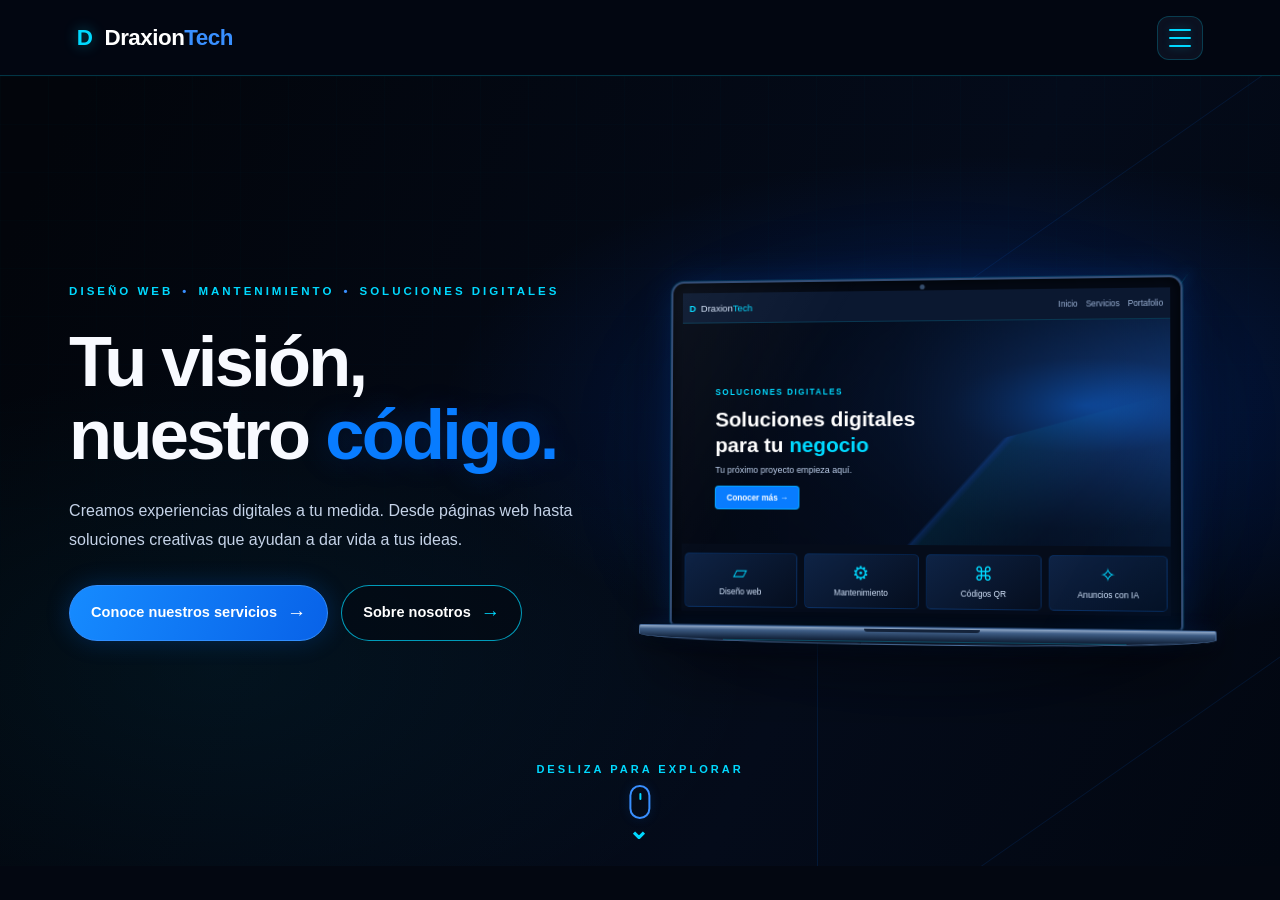
<file: index.html>
<!DOCTYPE html>
<html lang="es">
<head>
    <meta charset="UTF-8">
    <meta name="viewport" content="width=device-width, initial-scale=1.0">
    <meta name="theme-color" content="#030711">
    <meta name="description" content="DraxionTech crea páginas web modernas y soluciones digitales para llevar tus ideas al mundo digital.">
    <title>DraxionTech | Tu visión, nuestro código</title>
    <link rel="stylesheet" href="style.css">
</head>
<body class="pagina-inicio">

    <header class="encabezado">
        <a href="index.html" class="marca" aria-label="DraxionTech, inicio">
            <span class="logo">D</span>
            <span>Draxion<span class="azul">Tech</span></span>
        </a>

        <button
            class="boton-menu-lateral"
            id="abrir-menu"
            type="button"
            aria-label="Abrir menú"
            aria-controls="menu-lateral"
            aria-expanded="false">
            <span></span>
            <span></span>
            <span></span>
        </button>
    </header>

    <div class="menu-fondo" id="menu-fondo" hidden></div>

    <aside
        class="menu-lateral"
        id="menu-lateral"
        aria-label="Menú principal"
        aria-hidden="true"
        inert>

        <div class="menu-lateral-cabecera">
            <a href="index.html" class="marca menu-marca">
                <span class="logo">D</span>
                <span>Draxion<span class="azul">Tech</span></span>
            </a>

            <button
                class="cerrar-menu"
                id="cerrar-menu"
                type="button"
                aria-label="Cerrar menú">
                &times;
            </button>
        </div>

        <p class="menu-titulo">NAVEGACIÓN</p>

        <nav class="menu-enlaces">
            <a href="index.html" class="menu-enlace activo" aria-current="page">
                <span class="menu-icono" aria-hidden="true">⌂</span>
                <span>Inicio</span>
            </a>

            <a href="informacion.html" class="menu-enlace">
                <span class="menu-icono" aria-hidden="true">ⓘ</span>
                <span>Sobre nosotros</span>
            </a>

            <a href="servicios.html" class="menu-enlace">
                <span class="menu-icono" aria-hidden="true">⚙</span>
                <span>Servicios</span>
            </a>

            <a href="proyectos.html" class="menu-enlace">
                <span class="menu-icono" aria-hidden="true">▧</span>
                <span>Proyectos completados</span>
            </a>

            <a href="tienda.html" class="menu-enlace">
                <span class="menu-icono" aria-hidden="true">🛍</span>
                <span>Tienda</span>
            </a>
        </nav>

        <div class="menu-lateral-pie">
            <span class="menu-punto"></span>
            <span>Tu visión, nuestro código.</span>
        </div>
    </aside>

    <main class="inicio-hero">
        <section class="hero-contenido">

            <div class="hero-texto">
                <div class="hero-etiqueta">
                    DISEÑO WEB <span>•</span> MANTENIMIENTO
                    <span>•</span> SOLUCIONES DIGITALES
                </div>

                <h1>
                    Tu visión,<br>
                    nuestro <span class="azul">código.</span>
                </h1>

                <p class="hero-descripcion">
                    Creamos experiencias digitales a tu medida.
                    Desde páginas web hasta soluciones creativas
                    que ayudan a dar vida a tus ideas.
                </p>

                <div class="hero-botones">
                    <a href="servicios.html" class="boton-hero boton-principal">
                        Conoce nuestros servicios
                        <span aria-hidden="true">→</span>
                    </a>

                    <a href="informacion.html" class="boton-hero boton-secundario">
                        Sobre nosotros
                        <span aria-hidden="true">→</span>
                    </a>
                </div>
            </div>

            <div class="hero-visual" aria-label="Vista ilustrativa de una página web en una laptop">
                <div class="hero-resplandor"></div>

                <div class="laptop">
                    <div class="laptop-pantalla">
                        <div class="demo-navegacion">
                            <span class="demo-logo">D</span>
                            <span>Draxion<span class="azul">Tech</span></span>
                            <span class="demo-links">Inicio　Servicios　Portafolio</span>
                        </div>

                        <div class="demo-contenido">
                            <span class="demo-etiqueta">SOLUCIONES DIGITALES</span>
                            <h2>Soluciones digitales<br>para tu <span>negocio</span></h2>
                            <p>Tu próximo proyecto empieza aquí.</p>
                            <span class="demo-accion">Conocer más →</span>
                        </div>

                        <div class="demo-servicios">
                            <div>
                                <span class="demo-icono">▱</span>
                                <span>Diseño web</span>
                            </div>
                            <div>
                                <span class="demo-icono">⚙</span>
                                <span>Mantenimiento</span>
                            </div>
                            <div>
                                <span class="demo-icono">⌘</span>
                                <span>Códigos QR</span>
                            </div>
                            <div>
                                <span class="demo-icono">✧</span>
                                <span>Anuncios con IA</span>
                            </div>
                        </div>
                    </div>

                    <div class="laptop-base"></div>
                </div>

                <div class="hero-linea hero-linea-uno"></div>
                <div class="hero-linea hero-linea-dos"></div>
            </div>

        </section>

        <a href="servicios.html" class="hero-explorar">
            <span>DESLIZA PARA EXPLORAR</span>
            <span class="hero-raton" aria-hidden="true">
                <span></span>
            </span>
            <span class="hero-flecha" aria-hidden="true">⌄</span>
        </a>
    </main>

    <script src="script.js"></script>
</body>
</html>
</file>
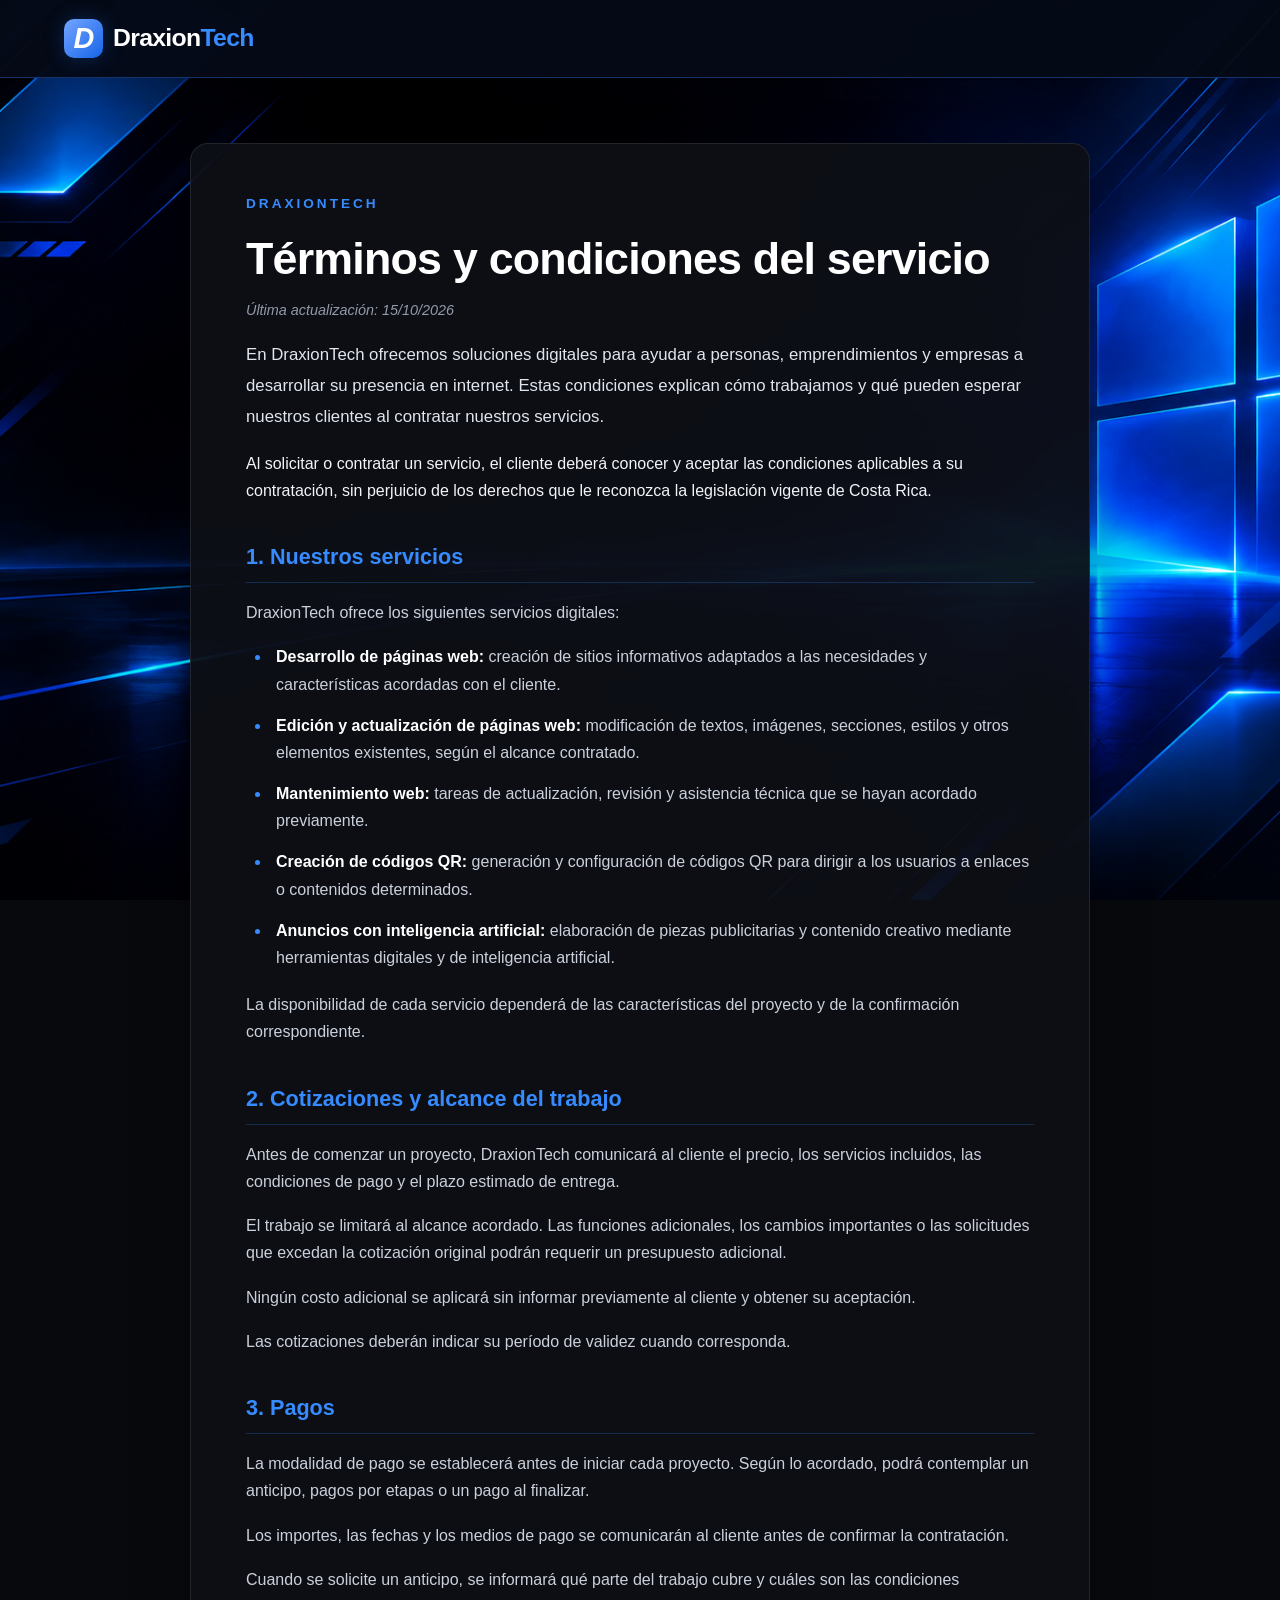
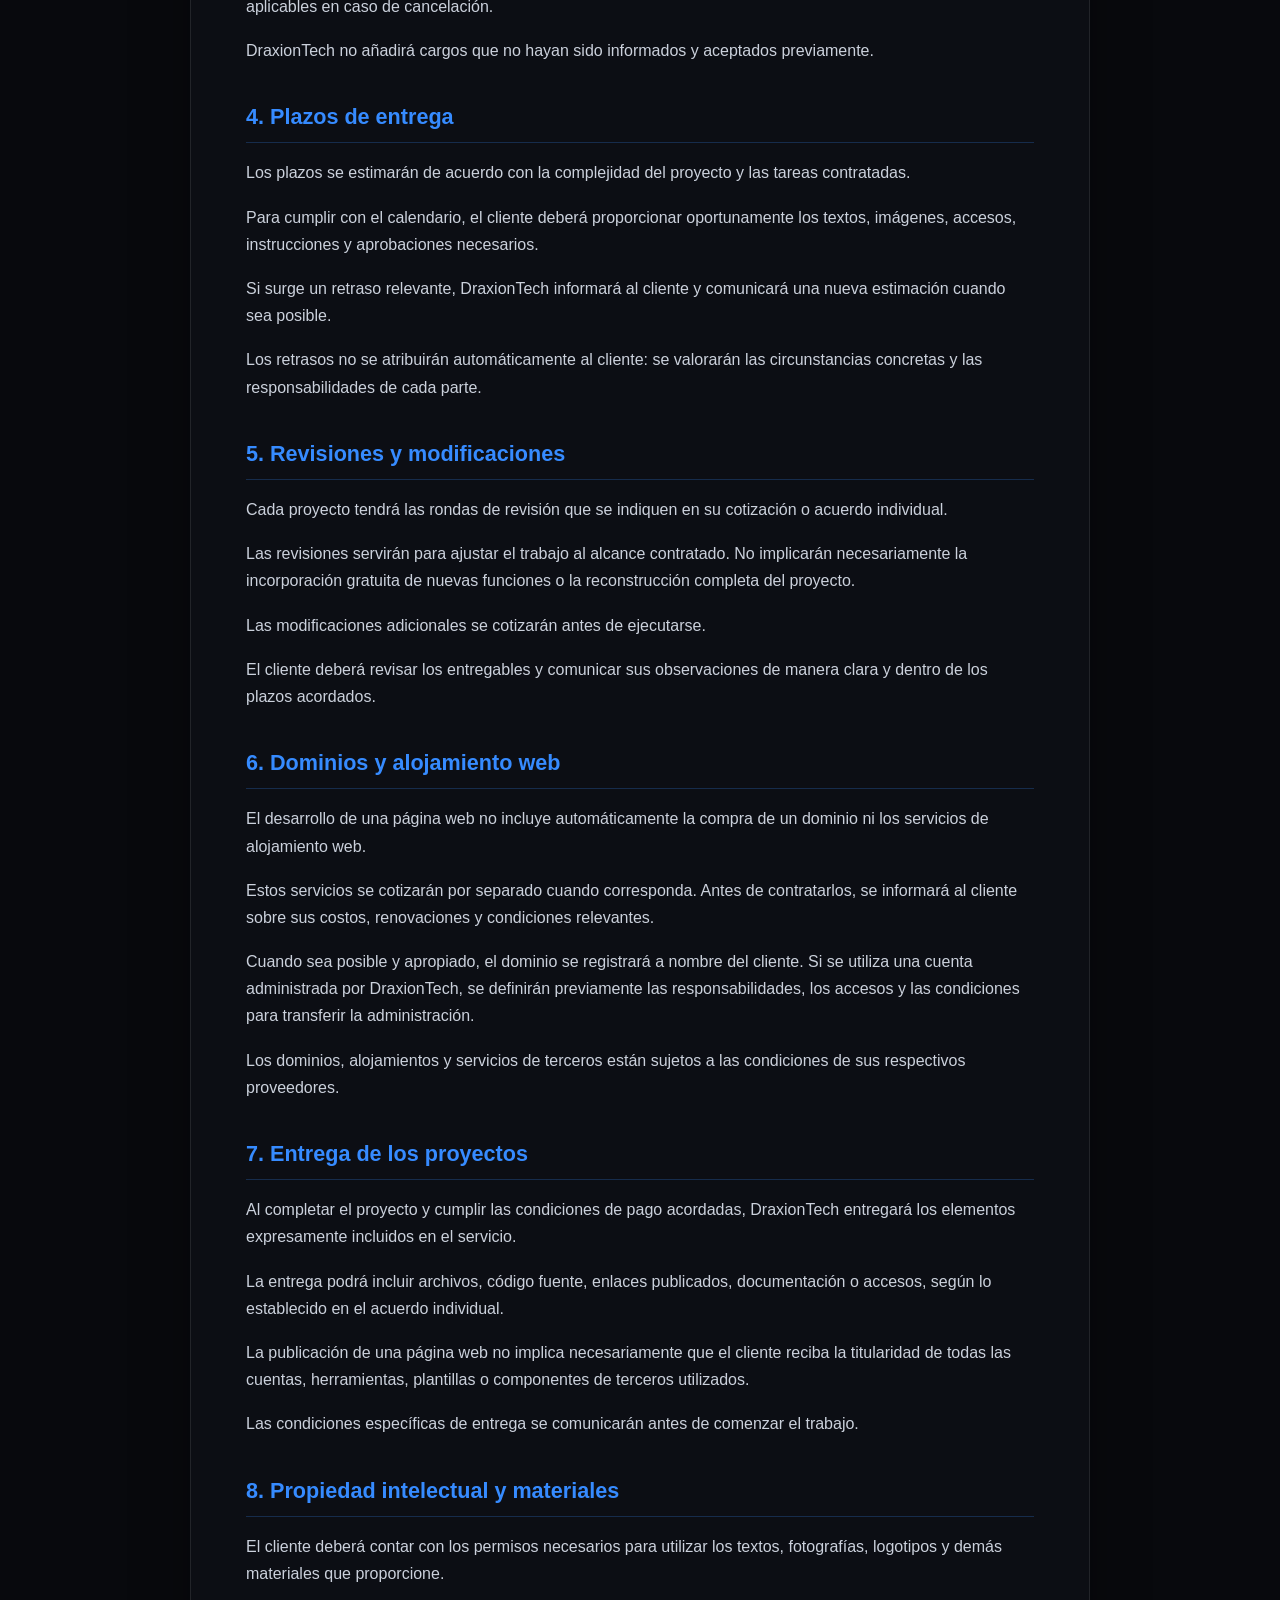
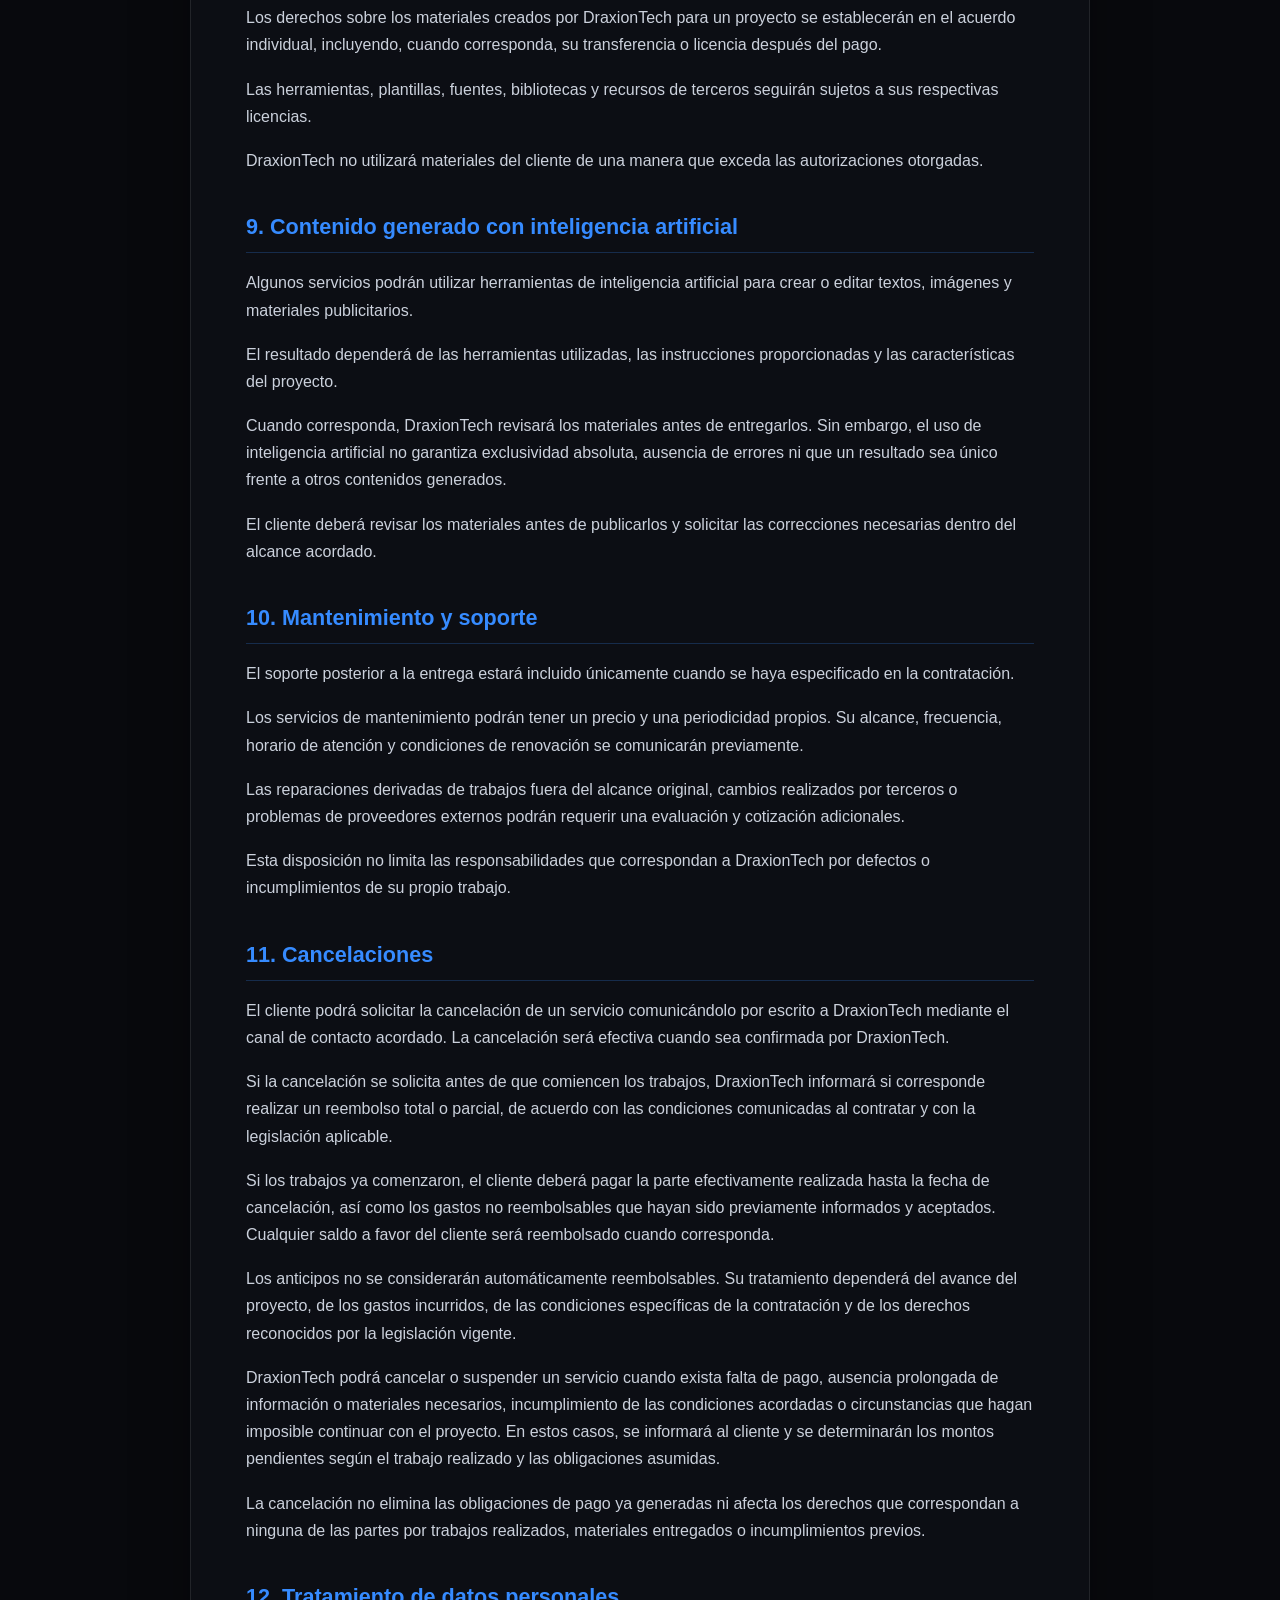
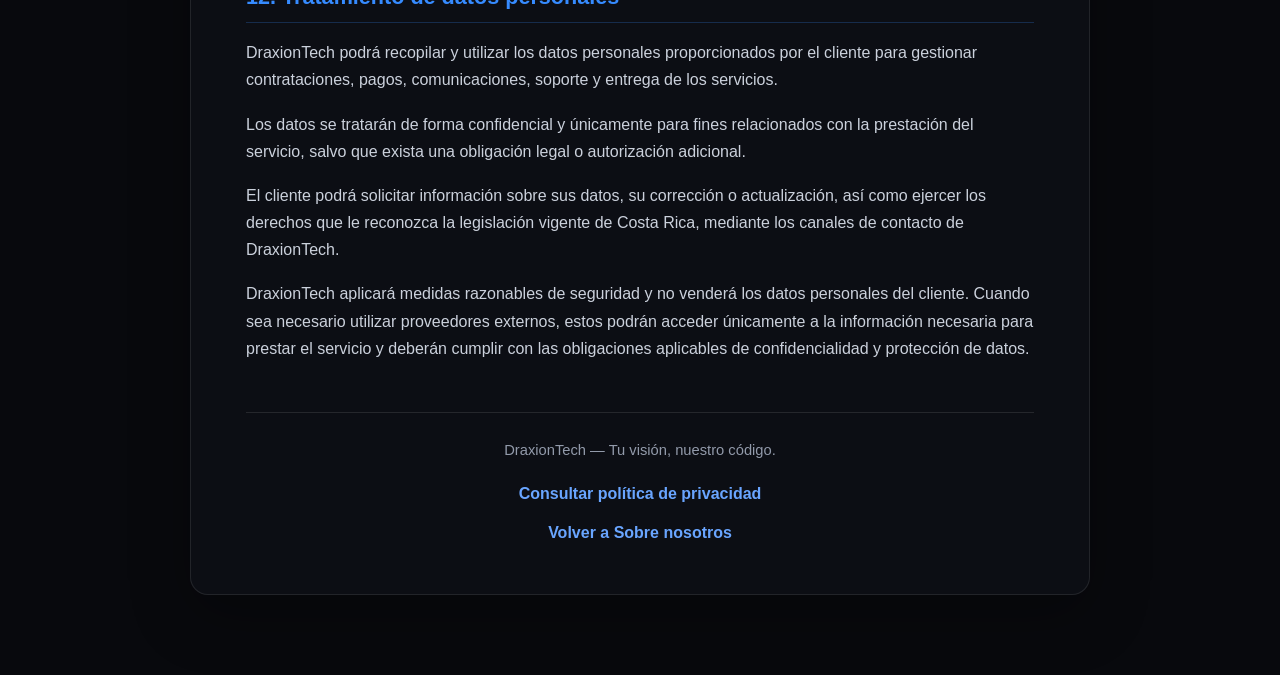
<file: contrato.html>
<!DOCTYPE html>
<html lang="es">
<head>
    <meta charset="UTF-8">
    <meta name="viewport" content="width=device-width, initial-scale=1.0">
    <meta name="description" content="Consulta los términos y condiciones de los servicios digitales de DraxionTech.">
    <title>Términos y condiciones | DraxionTech</title>
    <link rel="stylesheet" href="contrato.css">
</head>
<body>

    <header class="encabezado">
        <a href="index.html" class="marca" aria-label="DraxionTech - Inicio">
            <span class="logo">D</span>
            <span>Draxion<span class="azul">Tech</span></span>
        </a>
        
<nav class="navegacion" aria-label="Navegación principal">
</nav>
    </header>

    <main class="contenedor">
        <article class="documento">

            <p class="etiqueta">DRAXIONTECH</p>

            <h1>Términos y condiciones del servicio</h1>

            <p class="fecha-actualizacion">
                <em>Última actualización: 15/10/2026</em>
            </p>

            <p class="introduccion">
                En DraxionTech ofrecemos soluciones digitales para ayudar a personas,
                emprendimientos y empresas a desarrollar su presencia en internet.
                Estas condiciones explican cómo trabajamos y qué pueden esperar
                nuestros clientes al contratar nuestros servicios.
            </p>

            <p>
                Al solicitar o contratar un servicio, el cliente deberá conocer y
                aceptar las condiciones aplicables a su contratación, sin perjuicio
                de los derechos que le reconozca la legislación vigente de Costa Rica.
            </p>

            <section>
                <h2>1. Nuestros servicios</h2>

                <p>DraxionTech ofrece los siguientes servicios digitales:</p>

                <ul>
                    <li>
                        <strong>Desarrollo de páginas web:</strong>
                        creación de sitios informativos adaptados a las necesidades
                        y características acordadas con el cliente.
                    </li>
                    <li>
                        <strong>Edición y actualización de páginas web:</strong>
                        modificación de textos, imágenes, secciones, estilos y otros
                        elementos existentes, según el alcance contratado.
                    </li>
                    <li>
                        <strong>Mantenimiento web:</strong>
                        tareas de actualización, revisión y asistencia técnica que
                        se hayan acordado previamente.
                    </li>
                    <li>
                        <strong>Creación de códigos QR:</strong>
                        generación y configuración de códigos QR para dirigir a los
                        usuarios a enlaces o contenidos determinados.
                    </li>
                    <li>
                        <strong>Anuncios con inteligencia artificial:</strong>
                        elaboración de piezas publicitarias y contenido creativo
                        mediante herramientas digitales y de inteligencia artificial.
                    </li>
                </ul>

                <p>
                    La disponibilidad de cada servicio dependerá de las características
                    del proyecto y de la confirmación correspondiente.
                </p>
            </section>

            <section>
                <h2>2. Cotizaciones y alcance del trabajo</h2>

                <p>
                    Antes de comenzar un proyecto, DraxionTech comunicará al cliente
                    el precio, los servicios incluidos, las condiciones de pago y el
                    plazo estimado de entrega.
                </p>

                <p>
                    El trabajo se limitará al alcance acordado. Las funciones
                    adicionales, los cambios importantes o las solicitudes que excedan
                    la cotización original podrán requerir un presupuesto adicional.
                </p>

                <p>
                    Ningún costo adicional se aplicará sin informar previamente al
                    cliente y obtener su aceptación.
                </p>

                <p>
                    Las cotizaciones deberán indicar su período de validez cuando
                    corresponda.
                </p>
            </section>

            <section>
                <h2>3. Pagos</h2>

                <p>
                    La modalidad de pago se establecerá antes de iniciar cada proyecto.
                    Según lo acordado, podrá contemplar un anticipo, pagos por etapas
                    o un pago al finalizar.
                </p>

                <p>
                    Los importes, las fechas y los medios de pago se comunicarán al
                    cliente antes de confirmar la contratación.
                </p>

                <p>
                    Cuando se solicite un anticipo, se informará qué parte del trabajo
                    cubre y cuáles son las condiciones aplicables en caso de cancelación.
                </p>

                <p>
                    DraxionTech no añadirá cargos que no hayan sido informados y
                    aceptados previamente.
                </p>
            </section>

            <section>
                <h2>4. Plazos de entrega</h2>

                <p>
                    Los plazos se estimarán de acuerdo con la complejidad del proyecto
                    y las tareas contratadas.
                </p>

                <p>
                    Para cumplir con el calendario, el cliente deberá proporcionar
                    oportunamente los textos, imágenes, accesos, instrucciones y
                    aprobaciones necesarios.
                </p>

                <p>
                    Si surge un retraso relevante, DraxionTech informará al cliente
                    y comunicará una nueva estimación cuando sea posible.
                </p>

                <p>
                    Los retrasos no se atribuirán automáticamente al cliente: se
                    valorarán las circunstancias concretas y las responsabilidades
                    de cada parte.
                </p>
            </section>

            <section>
                <h2>5. Revisiones y modificaciones</h2>

                <p>
                    Cada proyecto tendrá las rondas de revisión que se indiquen en
                    su cotización o acuerdo individual.
                </p>

                <p>
                    Las revisiones servirán para ajustar el trabajo al alcance contratado.
                    No implicarán necesariamente la incorporación gratuita de nuevas
                    funciones o la reconstrucción completa del proyecto.
                </p>

                <p>
                    Las modificaciones adicionales se cotizarán antes de ejecutarse.
                </p>

                <p>
                    El cliente deberá revisar los entregables y comunicar sus
                    observaciones de manera clara y dentro de los plazos acordados.
                </p>
            </section>

            <section>
                <h2>6. Dominios y alojamiento web</h2>

                <p>
                    El desarrollo de una página web no incluye automáticamente la
                    compra de un dominio ni los servicios de alojamiento web.
                </p>

                <p>
                    Estos servicios se cotizarán por separado cuando corresponda.
                    Antes de contratarlos, se informará al cliente sobre sus costos,
                    renovaciones y condiciones relevantes.
                </p>

                <p>
                    Cuando sea posible y apropiado, el dominio se registrará a nombre
                    del cliente. Si se utiliza una cuenta administrada por DraxionTech,
                    se definirán previamente las responsabilidades, los accesos y las
                    condiciones para transferir la administración.
                </p>

                <p>
                    Los dominios, alojamientos y servicios de terceros están sujetos
                    a las condiciones de sus respectivos proveedores.
                </p>
            </section>

            <section>
                <h2>7. Entrega de los proyectos</h2>

                <p>
                    Al completar el proyecto y cumplir las condiciones de pago acordadas,
                    DraxionTech entregará los elementos expresamente incluidos en el
                    servicio.
                </p>

                <p>
                    La entrega podrá incluir archivos, código fuente, enlaces publicados,
                    documentación o accesos, según lo establecido en el acuerdo individual.
                </p>

                <p>
                    La publicación de una página web no implica necesariamente que el
                    cliente reciba la titularidad de todas las cuentas, herramientas,
                    plantillas o componentes de terceros utilizados.
                </p>

                <p>
                    Las condiciones específicas de entrega se comunicarán antes de
                    comenzar el trabajo.
                </p>
            </section>

            <section>
                <h2>8. Propiedad intelectual y materiales</h2>

                <p>
                    El cliente deberá contar con los permisos necesarios para utilizar
                    los textos, fotografías, logotipos y demás materiales que proporcione.
                </p>

                <p>
                    Los derechos sobre los materiales creados por DraxionTech para un
                    proyecto se establecerán en el acuerdo individual, incluyendo,
                    cuando corresponda, su transferencia o licencia después del pago.
                </p>

                <p>
                    Las herramientas, plantillas, fuentes, bibliotecas y recursos de
                    terceros seguirán sujetos a sus respectivas licencias.
                </p>

                <p>
                    DraxionTech no utilizará materiales del cliente de una manera que
                    exceda las autorizaciones otorgadas.
                </p>
            </section>

            <section>
                <h2>9. Contenido generado con inteligencia artificial</h2>

                <p>
                    Algunos servicios podrán utilizar herramientas de inteligencia
                    artificial para crear o editar textos, imágenes y materiales publicitarios.
                </p>

                <p>
                    El resultado dependerá de las herramientas utilizadas, las
                    instrucciones proporcionadas y las características del proyecto.
                </p>

                <p>
                    Cuando corresponda, DraxionTech revisará los materiales antes de
                    entregarlos. Sin embargo, el uso de inteligencia artificial no
                    garantiza exclusividad absoluta, ausencia de errores ni que un
                    resultado sea único frente a otros contenidos generados.
                </p>

                <p>
                    El cliente deberá revisar los materiales antes de publicarlos y
                    solicitar las correcciones necesarias dentro del alcance acordado.
                </p>
            </section>

            <section>
                <h2>10. Mantenimiento y soporte</h2>

                <p>
                    El soporte posterior a la entrega estará incluido únicamente cuando
                    se haya especificado en la contratación.
                </p>

                <p>
                    Los servicios de mantenimiento podrán tener un precio y una
                    periodicidad propios. Su alcance, frecuencia, horario de atención
                    y condiciones de renovación se comunicarán previamente.
                </p>

                <p>
                    Las reparaciones derivadas de trabajos fuera del alcance original,
                    cambios realizados por terceros o problemas de proveedores externos
                    podrán requerir una evaluación y cotización adicionales.
                </p>

                <p>
                    Esta disposición no limita las responsabilidades que correspondan
                    a DraxionTech por defectos o incumplimientos de su propio trabajo.
                </p>
            </section>

            <section>
                <h2>11. Cancelaciones</h2>

                <p>
                    El cliente podrá solicitar la cancelación de un servicio comunicándolo
                    por escrito a DraxionTech mediante el canal de contacto acordado.
                    La cancelación será efectiva cuando sea confirmada por DraxionTech.
                </p>

                <p>
                    Si la cancelación se solicita antes de que comiencen los trabajos,
                    DraxionTech informará si corresponde realizar un reembolso total o
                    parcial, de acuerdo con las condiciones comunicadas al contratar
                    y con la legislación aplicable.
                </p>

                <p>
                    Si los trabajos ya comenzaron, el cliente deberá pagar la parte
                    efectivamente realizada hasta la fecha de cancelación, así como los
                    gastos no reembolsables que hayan sido previamente informados y
                    aceptados. Cualquier saldo a favor del cliente será reembolsado
                    cuando corresponda.
                </p>

                <p>
                    Los anticipos no se considerarán automáticamente reembolsables.
                    Su tratamiento dependerá del avance del proyecto, de los gastos
                    incurridos, de las condiciones específicas de la contratación y
                    de los derechos reconocidos por la legislación vigente.
                </p>

                <p>
                    DraxionTech podrá cancelar o suspender un servicio cuando exista
                    falta de pago, ausencia prolongada de información o materiales
                    necesarios, incumplimiento de las condiciones acordadas o
                    circunstancias que hagan imposible continuar con el proyecto.
                    En estos casos, se informará al cliente y se determinarán los
                    montos pendientes según el trabajo realizado y las obligaciones
                    asumidas.
                </p>

                <p>
                    La cancelación no elimina las obligaciones de pago ya generadas
                    ni afecta los derechos que correspondan a ninguna de las partes
                    por trabajos realizados, materiales entregados o incumplimientos
                    previos.
                </p>
            </section>

            <section>
                <h2>12. Tratamiento de datos personales</h2>

                <p>
                    DraxionTech podrá recopilar y utilizar los datos personales
                    proporcionados por el cliente para gestionar contrataciones,
                    pagos, comunicaciones, soporte y entrega de los servicios.
                </p>

                <p>
                    Los datos se tratarán de forma confidencial y únicamente para
                    fines relacionados con la prestación del servicio, salvo que
                    exista una obligación legal o autorización adicional.
                </p>

                <p>
                    El cliente podrá solicitar información sobre sus datos, su
                    corrección o actualización, así como ejercer los derechos que
                    le reconozca la legislación vigente de Costa Rica, mediante
                    los canales de contacto de DraxionTech.
                </p>

                <p>
                    DraxionTech aplicará medidas razonables de seguridad y no venderá
                    los datos personales del cliente. Cuando sea necesario utilizar
                    proveedores externos, estos podrán acceder únicamente a la
                    información necesaria para prestar el servicio y deberán cumplir
                    con las obligaciones aplicables de confidencialidad y protección
                    de datos.
                </p>
            </section>

            <footer class="pie-documento">
                <p>DraxionTech — Tu visión, nuestro código.</p>
                <a href="politica.html" class="enlace-documento">
                    Consultar política de privacidad
                </a>
                <a href="informacion.html" class="enlace-documento">
                    Volver a Sobre nosotros
                </a>
            </footer>

        </article>
    </main>

</body>
</html>
</file>
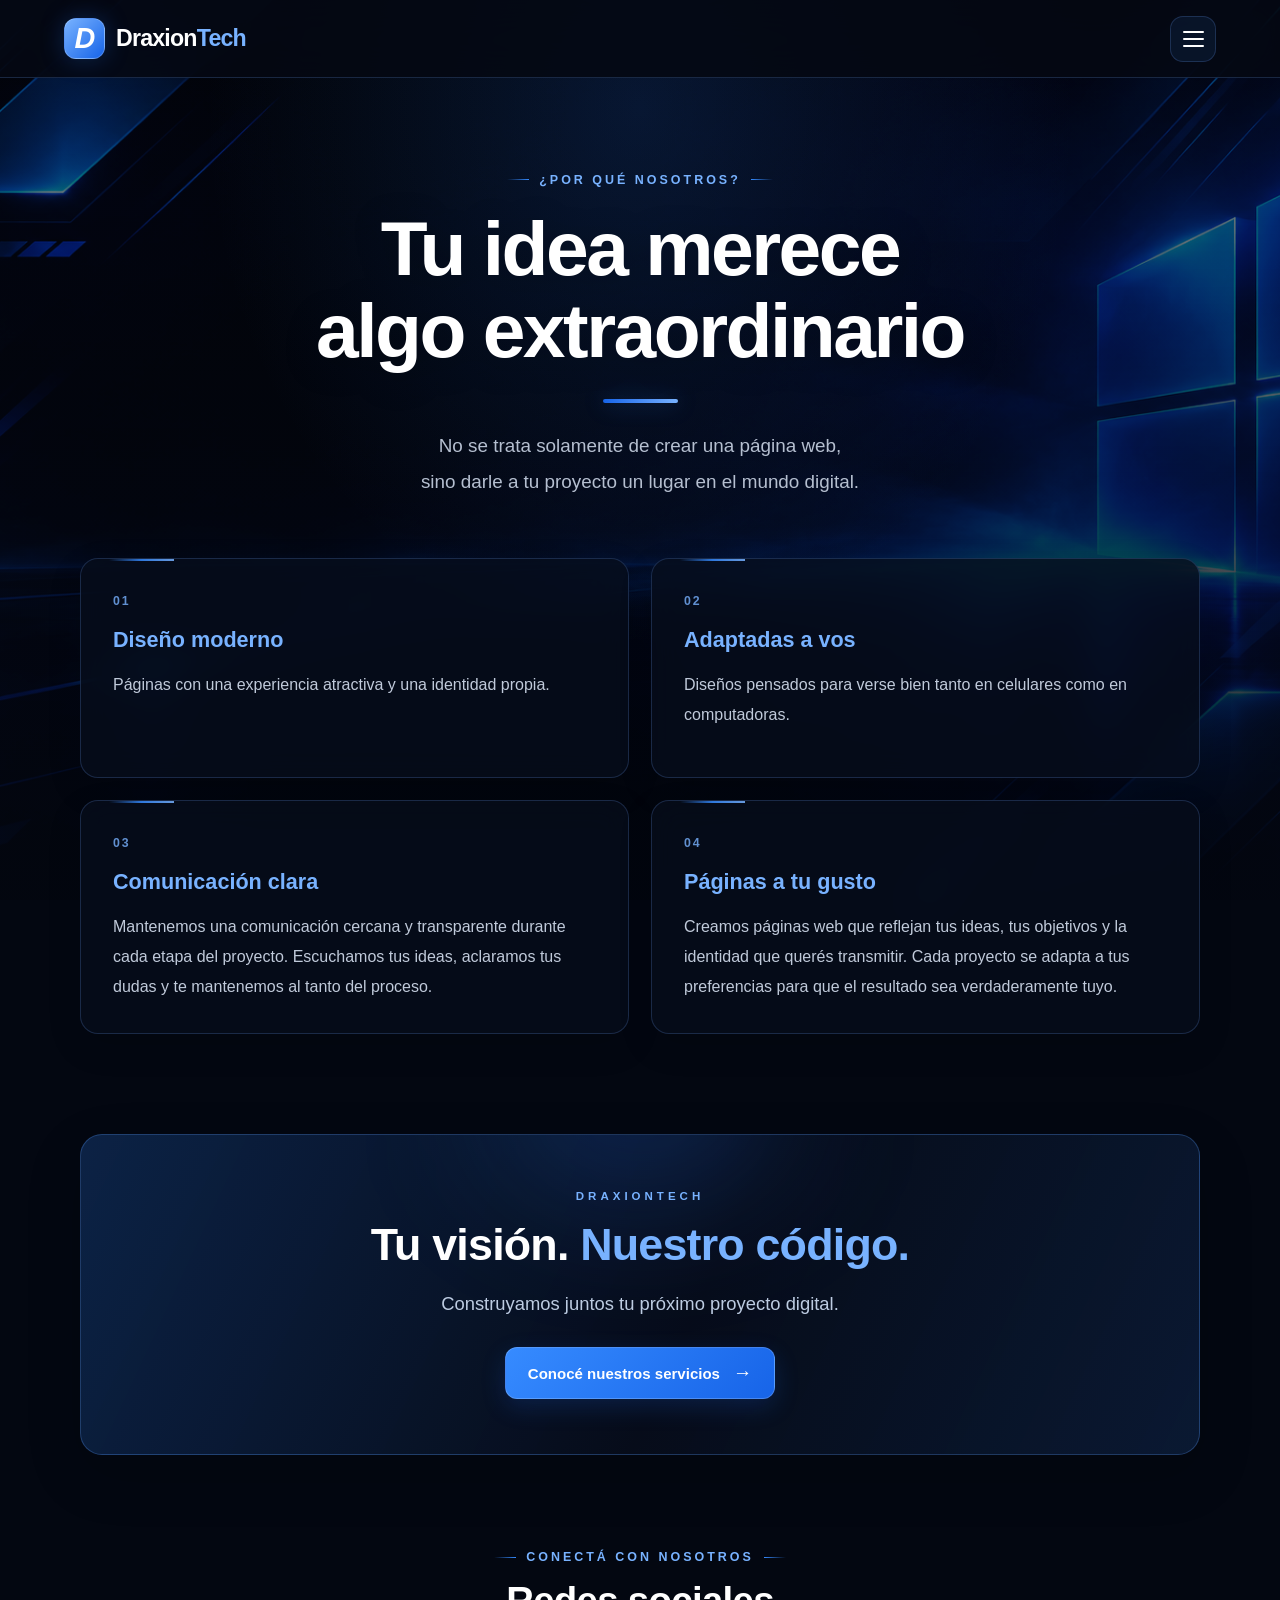
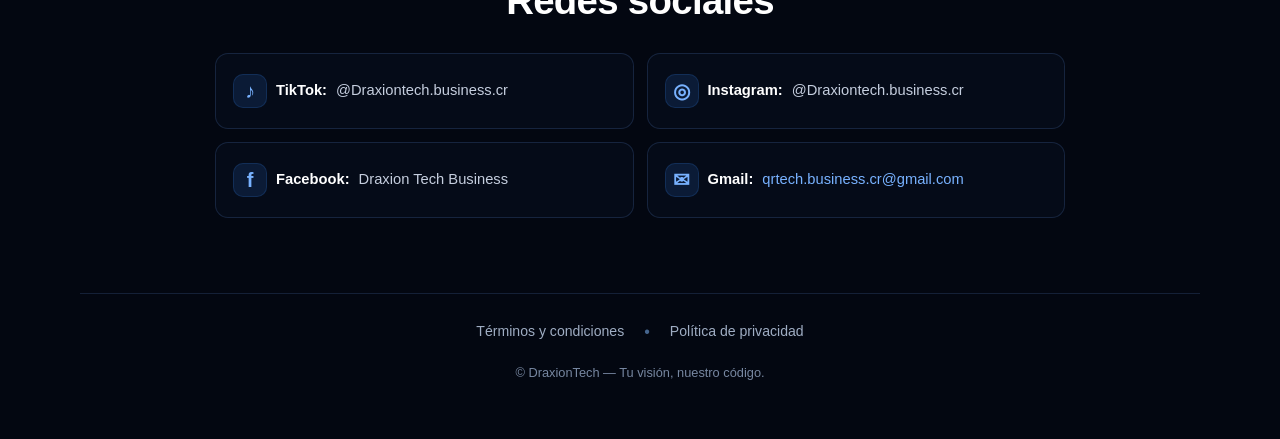
<file: informacion.html>
<!DOCTYPE html>
<html lang="es">
<head>
    <meta charset="UTF-8">
    <meta name="viewport" content="width=device-width, initial-scale=1.0">
    <meta name="theme-color" content="#030711">

    <meta
        name="description"
        content="Conoce DraxionTech: diseño web moderno, personalizado y adaptado a tus ideas."
    >

    <title>Sobre nosotros | DraxionTech</title>

    <link rel="stylesheet" href="informacion.css">
    <script src="informacion.js" defer></script>
</head>

<body>

<header class="encabezado">

    <a href="index.html" class="marca" aria-label="DraxionTech, inicio">
        <span class="logo">D</span>
        <span>Draxion<span class="azul">Tech</span></span>
    </a>

    <button
        class="boton-menu-lateral"
        id="abrir-menu"
        type="button"
        aria-label="Abrir menú"
        aria-controls="menu-lateral"
        aria-expanded="false"
    >
        <span></span>
        <span></span>
        <span></span>
    </button>

</header>

<div class="menu-fondo" id="menu-fondo" hidden></div>

<aside
    class="menu-lateral"
    id="menu-lateral"
    aria-label="Menú principal"
    aria-hidden="true"
    inert
>
    <div class="menu-lateral-cabecera">

        <a href="index.html" class="menu-marca">
            <span class="logo">D</span>
            <span>Draxion<span class="azul">Tech</span></span>
        </a>

        <button
            class="cerrar-menu"
            id="cerrar-menu"
            type="button"
            aria-label="Cerrar menú"
        >
            &times;
        </button>

    </div>

    <p class="menu-titulo">NAVEGACIÓN</p>

    <nav class="menu-enlaces" aria-label="Páginas del sitio">

        <a href="index.html" class="menu-enlace">
            <span class="menu-icono" aria-hidden="true">⌂</span>
            <span>Inicio</span>
        </a>

        <a href="servicios.html" class="menu-enlace">
            <span class="menu-icono" aria-hidden="true">⚙</span>
            <span>Servicios</span>
        </a>

        <a href="proyectos.html" class="menu-enlace">
            <span class="menu-icono" aria-hidden="true">▤</span>
            <span>Proyectos completados</span>
        </a>

        <a
            href="informacion.html"
            class="menu-enlace activo"
            aria-current="page"
        >
            <span class="menu-icono" aria-hidden="true">ⓘ</span>
            <span>Sobre nosotros</span>
        </a>

        <a href="tienda.html" class="menu-enlace">
            <span class="menu-icono" aria-hidden="true">◇</span>
            <span>Tienda</span>
        </a>

    </nav>

    <div class="menu-lateral-pie">
        <span class="menu-punto"></span>
        <span>Tu visión, nuestro código.</span>
    </div>

</aside>

<main class="pagina-informacion">

    <!-- PRESENTACIÓN -->

    <section class="porque">

        <p class="subtitulo-seccion animacion-scroll">
            ¿Por qué nosotros?
        </p>

        <h1 class="titulo-principal animacion-scroll">
            Tu idea merece algo extraordinario
        </h1>

        <p class="descripcion-principal animacion-scroll">
            No se trata solamente de crear una página web, sino darle
            a tu proyecto un lugar en el mundo digital.
        </p>

        <!-- TARJETAS -->

        <div class="tarjetas">

            <article class="tarjeta animacion-scroll">
                <span class="numero-tarjeta">01</span>

                <h2>Diseño moderno</h2>

                <p>
                    Páginas con una experiencia atractiva y una identidad propia.
                </p>
            </article>

            <article class="tarjeta animacion-scroll">
                <span class="numero-tarjeta">02</span>

                <h2>Adaptadas a vos</h2>

                <p>
                    Diseños pensados para verse bien tanto en celulares
                    como en computadoras.
                </p>
            </article>

            <article class="tarjeta animacion-scroll">
                <span class="numero-tarjeta">03</span>

                <h2>Comunicación clara</h2>

                <p>
                    Mantenemos una comunicación cercana y transparente
                    durante cada etapa del proyecto. Escuchamos tus ideas,
                    aclaramos tus dudas y te mantenemos al tanto del proceso.
                </p>
            </article>

            <article class="tarjeta animacion-scroll">
                <span class="numero-tarjeta">04</span>

                <h2>Páginas a tu gusto</h2>

                <p>
                    Creamos páginas web que reflejan tus ideas, tus objetivos
                    y la identidad que querés transmitir. Cada proyecto se
                    adapta a tus preferencias para que el resultado sea
                    verdaderamente tuyo.
                </p>
            </article>

        </div>

    </section>

    <!-- CIERRE -->

    <section class="cierre animacion-scroll">

        <p class="cierre-etiqueta">DRAXIONTECH</p>

        <h2>Tu visión. <span>Nuestro código.</span></h2>

        <p>
            Construyamos juntos tu próximo proyecto digital.
        </p>

        <a href="servicios.html" class="boton-servicios">
            Conocé nuestros servicios
            <span aria-hidden="true">→</span>
        </a>

    </section>

    <!-- REDES SOCIALES -->

    <section class="redes-sociales">

        <p class="subtitulo-seccion animacion-scroll">
            Conectá con nosotros
        </p>

        <h2 class="titulo-redes animacion-scroll">
            Redes sociales
        </h2>

        <div class="lista-redes">

            <p class="animacion-scroll">
                <span class="icono-red" aria-hidden="true">♪</span>
                <strong>TikTok:</strong>
                <span>@Draxiontech.business.cr</span>
            </p>

            <p class="animacion-scroll">
                <span class="icono-red" aria-hidden="true">◎</span>
                <strong>Instagram:</strong>
                <span>@Draxiontech.business.cr</span>
            </p>

            <p class="animacion-scroll">
                <span class="icono-red" aria-hidden="true">f</span>
                <strong>Facebook:</strong>
                <span>Draxion Tech Business</span>
            </p>

            <p class="animacion-scroll">
                <span class="icono-red" aria-hidden="true">✉</span>
                <strong>Gmail:</strong>
                <a href="mailto:qrtech.business.cr@gmail.com">
                    qrtech.business.cr@gmail.com
                </a>
            </p>

        </div>

    </section>

    <!-- INFORMACIÓN LEGAL -->

    <footer class="pie-pagina">

        <a href="contrato.html">
            Términos y condiciones
        </a>

        <span class="separador-pie" aria-hidden="true">•</span>

        <a href="politica.html">
            Política de privacidad
        </a>

        <p>© DraxionTech — Tu visión, nuestro código.</p>

    </footer>

</main>

</body>
</html>
</file>
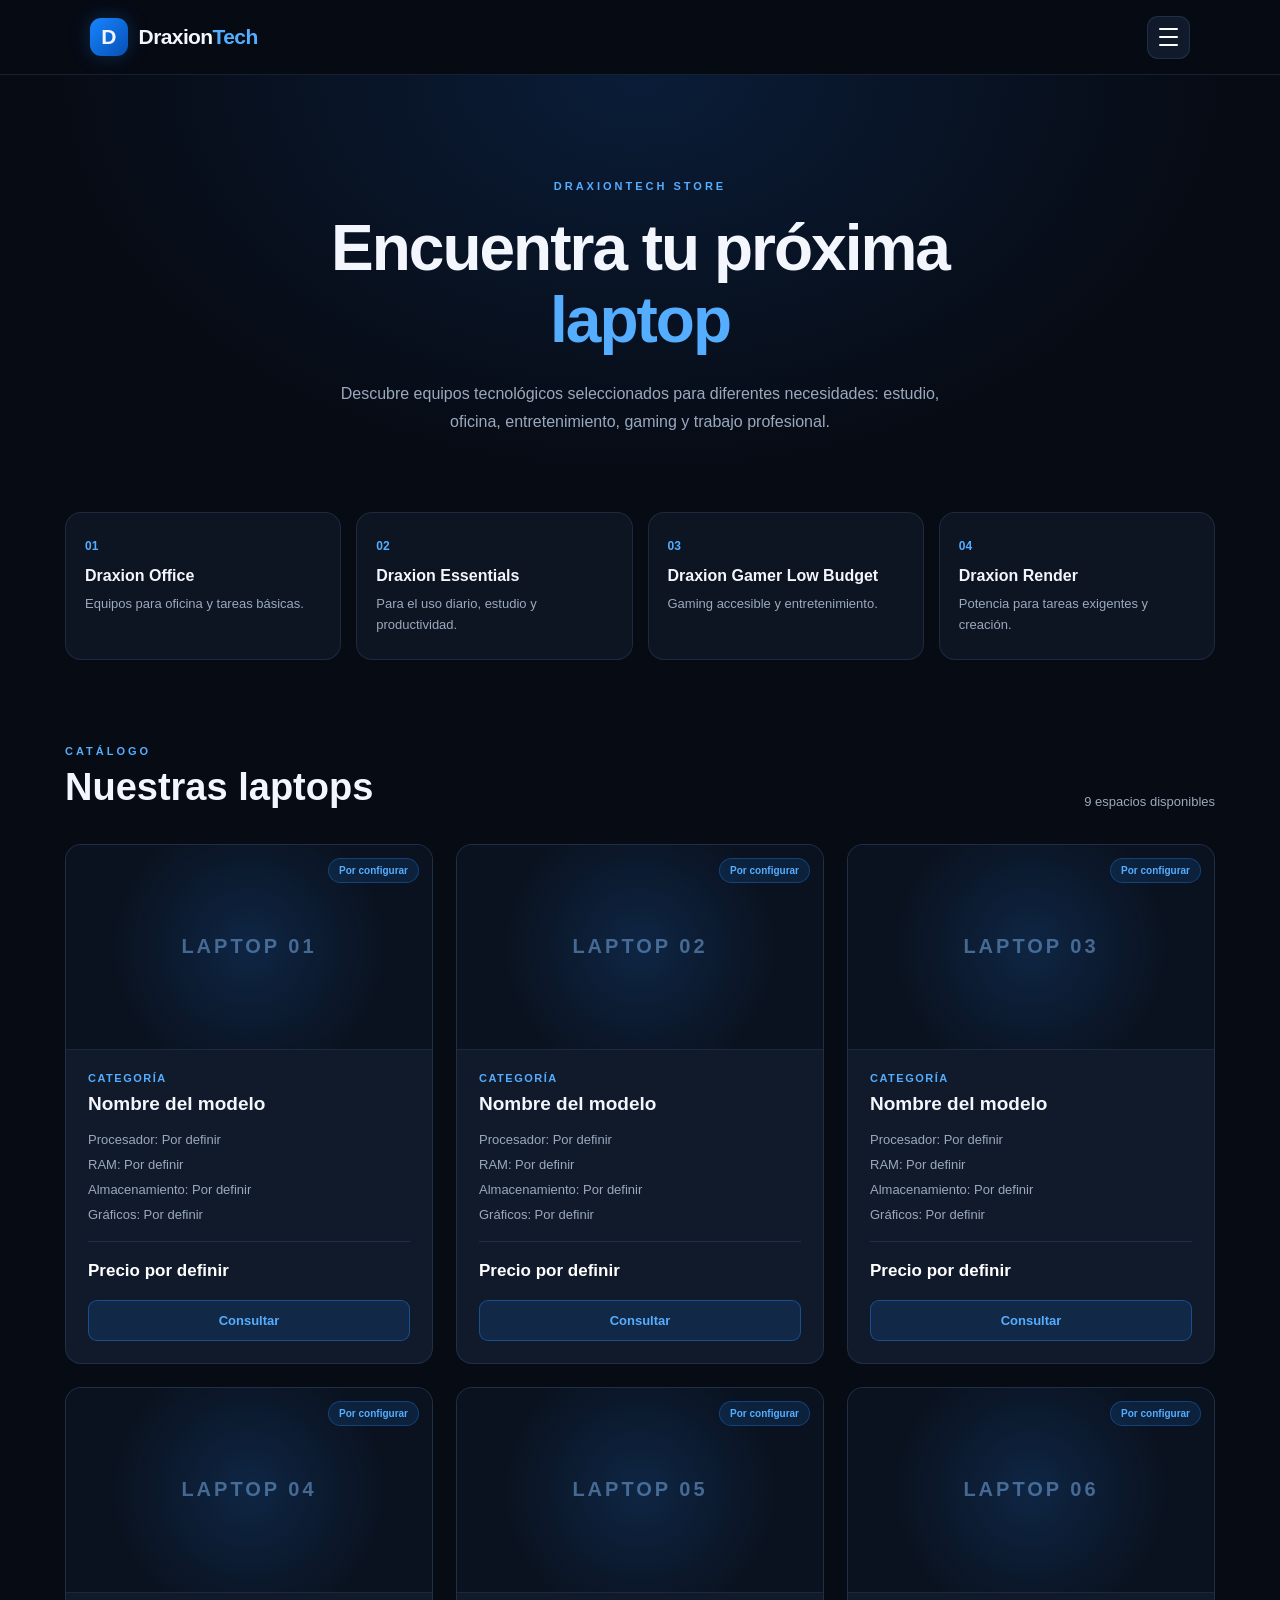
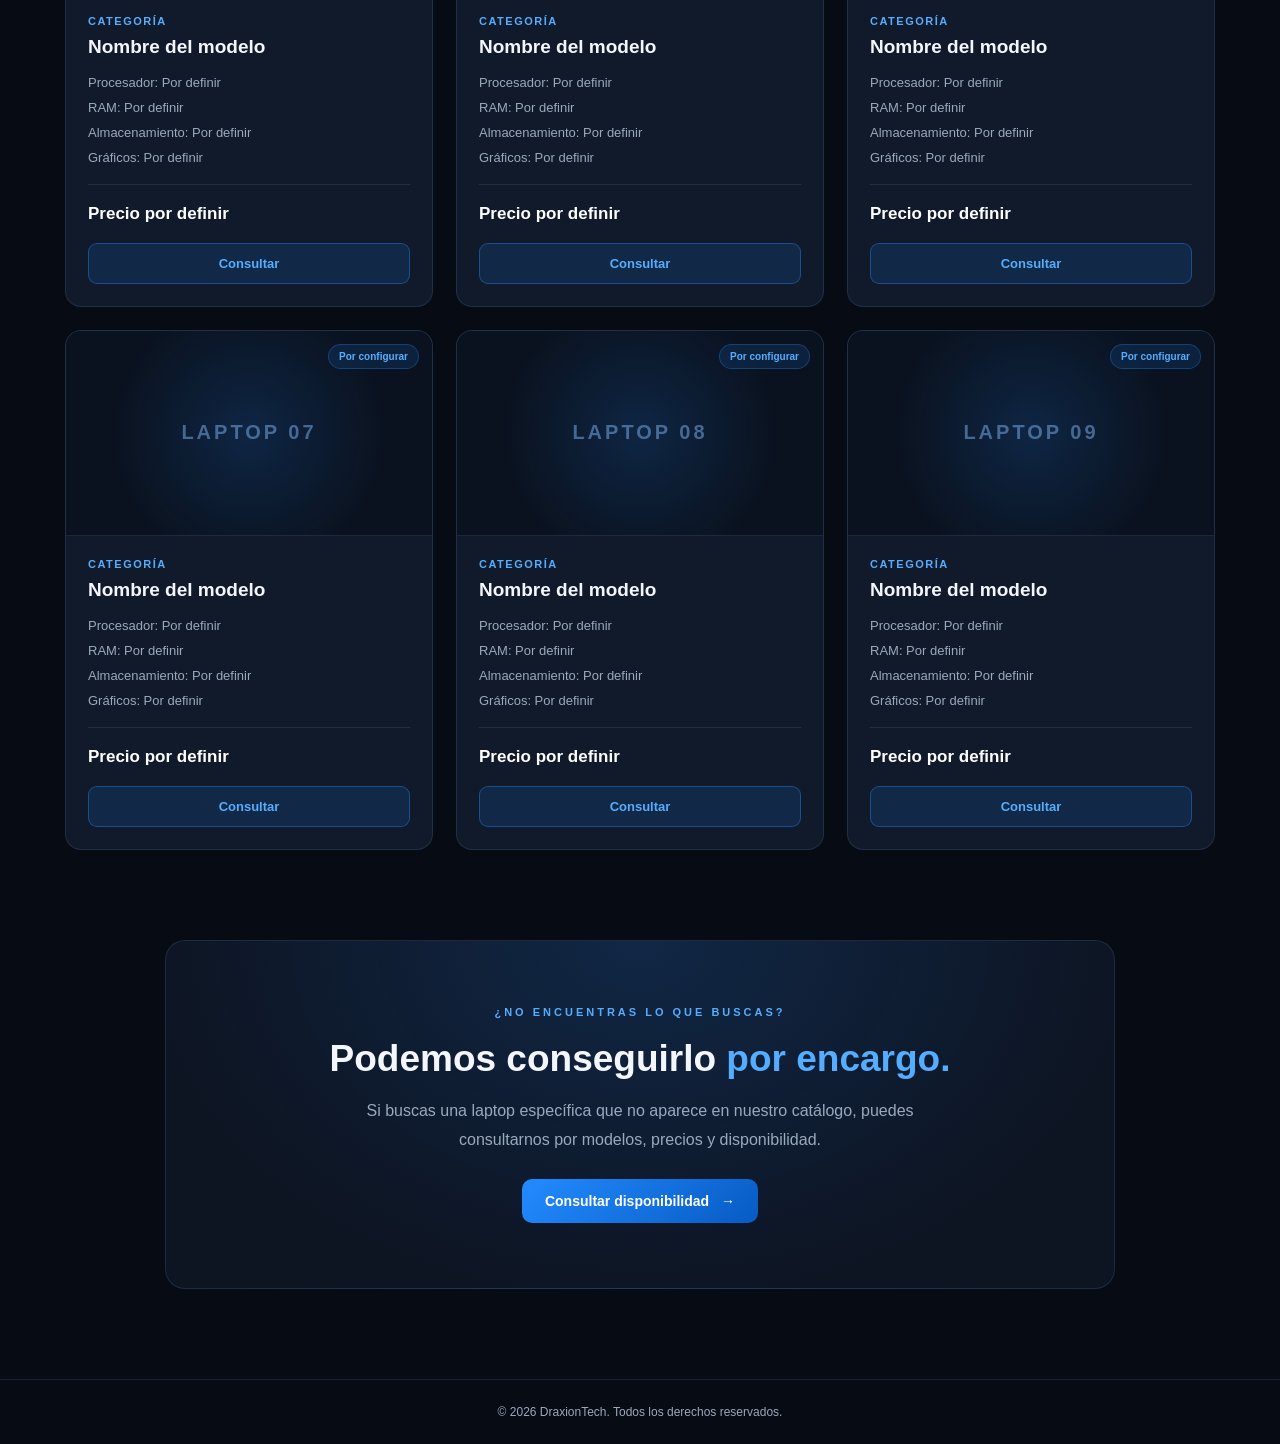
<file: laptops.html>
<!DOCTYPE html>
<html lang="es">
<head>
    <meta charset="UTF-8">
    <meta name="viewport" content="width=device-width, initial-scale=1.0">
    <meta name="theme-color" content="#070b14">
    <meta name="description" content="Descubre las laptops disponibles en DraxionTech. Equipos para oficina, estudio, gaming y trabajo profesional.">

    <title>Laptops | DraxionTech</title>

    <link rel="stylesheet" href="laptops.css">
    <script src="laptops.js" defer></script>
</head>

<body>

<header class="encabezado">
    <a href="index.html" class="marca" aria-label="DraxionTech, inicio">
        <span class="logo">D</span>
        <span>Draxion<span class="azul">Tech</span></span>
    </a>

    <button
        type="button"
        class="boton-menu-lateral"
        id="abrir-menu"
        aria-label="Abrir menú"
        aria-controls="menu-lateral"
        aria-expanded="false"
    >
        <span></span>
        <span></span>
        <span></span>
    </button>
</header>

<div class="menu-fondo" id="menu-fondo" hidden></div>

<aside
    class="menu-lateral"
    id="menu-lateral"
    aria-label="Menú principal"
    aria-hidden="true"
    inert
>
    <div class="menu-lateral-cabecera">
        <a href="index.html" class="menu-marca">
            <span class="logo">D</span>
            <span>Draxion<span class="azul">Tech</span></span>
        </a>

        <button
            type="button"
            class="cerrar-menu"
            id="cerrar-menu"
            aria-label="Cerrar menú"
        >&times;</button>
    </div>

    <p class="menu-titulo">Navegación</p>

    <nav class="menu-enlaces" aria-label="Secciones del sitio">

        <details class="grupo-menu">
            <summary class="menu-enlace">
                <span class="menu-icono">ⓘ</span>
                <span>Información</span>
                <span class="flecha-menu">⌄</span>
            </summary>

            <div class="submenu">
                <a href="informacion.html">Sobre nosotros</a>
                <a href="servicios.html">Servicios</a>
                <a href="proyectos.html">Proyectos completados</a>
            </div>
        </details>

        <details class="grupo-menu" open>
            <summary class="menu-enlace activo">
                <span class="menu-icono">🛍</span>
                <span>Tienda</span>
                <span class="flecha-menu">⌄</span>
            </summary>

            <div class="submenu">
                <a href="tienda.html">Servicios digitales</a>

                <details class="grupo-submenu" open>
                    <summary>Computadoras</summary>
                    <div class="submenu-interno">
                        <a href="laptops.html" class="activo">Laptops</a>
                    </div>
                </details>
            </div>
        </details>

    </nav>

    <div class="menu-lateral-pie">
        <p><span class="menu-punto"></span> Tecnología y servicios digitales</p>
        <p><strong>Tu visión, nuestro código.</strong></p>
    </div>
</aside>

<main>

    <!-- PRESENTACIÓN -->
    <section class="presentacion">
        <p class="etiqueta">DRAXIONTECH STORE</p>

        <h1>
            Encuentra tu próxima
            <span>laptop</span>
        </h1>

        <p class="descripcion">
            Descubre equipos tecnológicos seleccionados para diferentes
            necesidades: estudio, oficina, entretenimiento, gaming
            y trabajo profesional.
        </p>
    </section>

    <!-- CATEGORÍAS -->
    <section class="categorias">
        <div class="categoria">
            <span>01</span>
            <h2>Draxion Office</h2>
            <p>Equipos para oficina y tareas básicas.</p>
        </div>

        <div class="categoria">
            <span>02</span>
            <h2>Draxion Essentials</h2>
            <p>Para el uso diario, estudio y productividad.</p>
        </div>

        <div class="categoria">
            <span>03</span>
            <h2>Draxion Gamer Low Budget</h2>
            <p>Gaming accesible y entretenimiento.</p>
        </div>

        <div class="categoria">
            <span>04</span>
            <h2>Draxion Render</h2>
            <p>Potencia para tareas exigentes y creación.</p>
        </div>
    </section>

    <!-- CATÁLOGO -->
    <section class="catalogo">

        <div class="catalogo-cabecera">
            <div>
                <p class="etiqueta">CATÁLOGO</p>
                <h2>Nuestras laptops</h2>
            </div>

            <p class="contador">9 espacios disponibles</p>
        </div>

        <div class="productos">

            <!-- LAPTOP 1 -->
            <article class="producto">
                <div class="producto-imagen">
                    <span class="imagen-placeholder">LAPTOP 01</span>
                    <span class="estado">Por configurar</span>
                </div>

                <div class="producto-info">
                    <p class="producto-categoria">Categoría</p>
                    <h3>Nombre del modelo</h3>

                    <ul class="especificaciones">
                        <li>Procesador: Por definir</li>
                        <li>RAM: Por definir</li>
                        <li>Almacenamiento: Por definir</li>
                        <li>Gráficos: Por definir</li>
                    </ul>

                    <p class="producto-precio">Precio por definir</p>
                    <a href="tienda.html" class="boton-producto">Consultar</a>
                </div>
            </article>

            <!-- LAPTOP 2 -->
            <article class="producto">
                <div class="producto-imagen">
                    <span class="imagen-placeholder">LAPTOP 02</span>
                    <span class="estado">Por configurar</span>
                </div>

                <div class="producto-info">
                    <p class="producto-categoria">Categoría</p>
                    <h3>Nombre del modelo</h3>

                    <ul class="especificaciones">
                        <li>Procesador: Por definir</li>
                        <li>RAM: Por definir</li>
                        <li>Almacenamiento: Por definir</li>
                        <li>Gráficos: Por definir</li>
                    </ul>

                    <p class="producto-precio">Precio por definir</p>
                    <a href="tienda.html" class="boton-producto">Consultar</a>
                </div>
            </article>

            <!-- LAPTOP 3 -->
            <article class="producto">
                <div class="producto-imagen">
                    <span class="imagen-placeholder">LAPTOP 03</span>
                    <span class="estado">Por configurar</span>
                </div>

                <div class="producto-info">
                    <p class="producto-categoria">Categoría</p>
                    <h3>Nombre del modelo</h3>

                    <ul class="especificaciones">
                        <li>Procesador: Por definir</li>
                        <li>RAM: Por definir</li>
                        <li>Almacenamiento: Por definir</li>
                        <li>Gráficos: Por definir</li>
                    </ul>

                    <p class="producto-precio">Precio por definir</p>
                    <a href="tienda.html" class="boton-producto">Consultar</a>
                </div>
            </article>

            <!-- LAPTOP 4 -->
            <article class="producto">
                <div class="producto-imagen">
                    <span class="imagen-placeholder">LAPTOP 04</span>
                    <span class="estado">Por configurar</span>
                </div>

                <div class="producto-info">
                    <p class="producto-categoria">Categoría</p>
                    <h3>Nombre del modelo</h3>

                    <ul class="especificaciones">
                        <li>Procesador: Por definir</li>
                        <li>RAM: Por definir</li>
                        <li>Almacenamiento: Por definir</li>
                        <li>Gráficos: Por definir</li>
                    </ul>

                    <p class="producto-precio">Precio por definir</p>
                    <a href="tienda.html" class="boton-producto">Consultar</a>
                </div>
            </article>

            <!-- LAPTOP 5 -->
            <article class="producto">
                <div class="producto-imagen">
                    <span class="imagen-placeholder">LAPTOP 05</span>
                    <span class="estado">Por configurar</span>
                </div>

                <div class="producto-info">
                    <p class="producto-categoria">Categoría</p>
                    <h3>Nombre del modelo</h3>

                    <ul class="especificaciones">
                        <li>Procesador: Por definir</li>
                        <li>RAM: Por definir</li>
                        <li>Almacenamiento: Por definir</li>
                        <li>Gráficos: Por definir</li>
                    </ul>

                    <p class="producto-precio">Precio por definir</p>
                    <a href="tienda.html" class="boton-producto">Consultar</a>
                </div>
            </article>

            <!-- LAPTOP 6 -->
            <article class="producto">
                <div class="producto-imagen">
                    <span class="imagen-placeholder">LAPTOP 06</span>
                    <span class="estado">Por configurar</span>
                </div>

                <div class="producto-info">
                    <p class="producto-categoria">Categoría</p>
                    <h3>Nombre del modelo</h3>

                    <ul class="especificaciones">
                        <li>Procesador: Por definir</li>
                        <li>RAM: Por definir</li>
                        <li>Almacenamiento: Por definir</li>
                        <li>Gráficos: Por definir</li>
                    </ul>

                    <p class="producto-precio">Precio por definir</p>
                    <a href="tienda.html" class="boton-producto">Consultar</a>
                </div>
            </article>

            <!-- LAPTOP 7 -->
            <article class="producto">
                <div class="producto-imagen">
                    <span class="imagen-placeholder">LAPTOP 07</span>
                    <span class="estado">Por configurar</span>
                </div>

                <div class="producto-info">
                    <p class="producto-categoria">Categoría</p>
                    <h3>Nombre del modelo</h3>

                    <ul class="especificaciones">
                        <li>Procesador: Por definir</li>
                        <li>RAM: Por definir</li>
                        <li>Almacenamiento: Por definir</li>
                        <li>Gráficos: Por definir</li>
                    </ul>

                    <p class="producto-precio">Precio por definir</p>
                    <a href="tienda.html" class="boton-producto">Consultar</a>
                </div>
            </article>

            <!-- LAPTOP 8 -->
            <article class="producto">
                <div class="producto-imagen">
                    <span class="imagen-placeholder">LAPTOP 08</span>
                    <span class="estado">Por configurar</span>
                </div>

                <div class="producto-info">
                    <p class="producto-categoria">Categoría</p>
                    <h3>Nombre del modelo</h3>

                    <ul class="especificaciones">
                        <li>Procesador: Por definir</li>
                        <li>RAM: Por definir</li>
                        <li>Almacenamiento: Por definir</li>
                        <li>Gráficos: Por definir</li>
                    </ul>

                    <p class="producto-precio">Precio por definir</p>
                    <a href="tienda.html" class="boton-producto">Consultar</a>
                </div>
            </article>

            <!-- LAPTOP 9 -->
            <article class="producto">
                <div class="producto-imagen">
                    <span class="imagen-placeholder">LAPTOP 09</span>
                    <span class="estado">Por configurar</span>
                </div>

                <div class="producto-info">
                    <p class="producto-categoria">Categoría</p>
                    <h3>Nombre del modelo</h3>

                    <ul class="especificaciones">
                        <li>Procesador: Por definir</li>
                        <li>RAM: Por definir</li>
                        <li>Almacenamiento: Por definir</li>
                        <li>Gráficos: Por definir</li>
                    </ul>

                    <p class="producto-precio">Precio por definir</p>
                    <a href="tienda.html" class="boton-producto">Consultar</a>
                </div>
            </article>

        </div>
    </section>

    <!-- PEDIDOS ESPECIALES -->
    <section class="pedido-especial">
        <p class="etiqueta">¿NO ENCUENTRAS LO QUE BUSCAS?</p>

        <h2>Podemos conseguirlo <span>por encargo.</span></h2>

        <p>
            Si buscas una laptop específica que no aparece en nuestro
            catálogo, puedes consultarnos por modelos, precios y
            disponibilidad.
        </p>

        <a href="tienda.html" class="boton-principal">
            Consultar disponibilidad
            <span aria-hidden="true">→</span>
        </a>
    </section>

</main>

<footer class="pie">
    <p>© 2026 DraxionTech. Todos los derechos reservados.</p>
</footer>

</body>
</html>
</file>
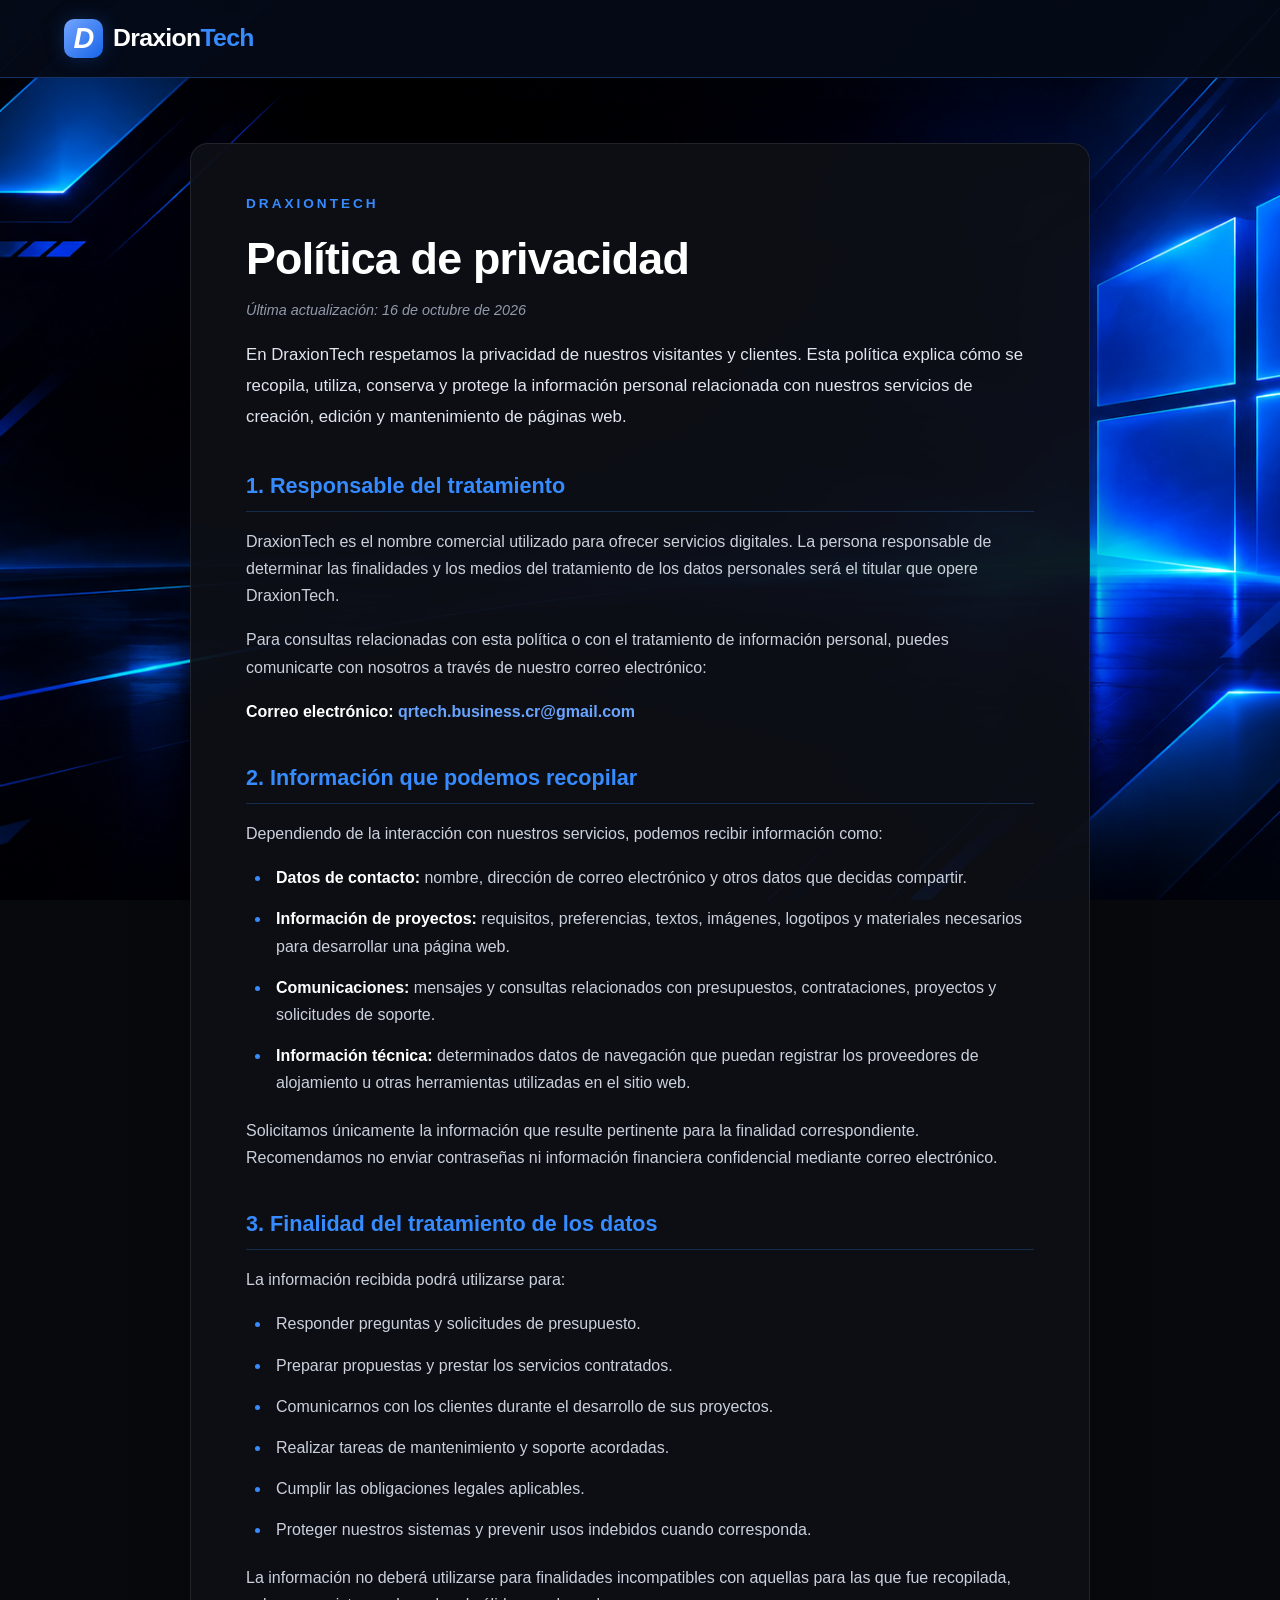
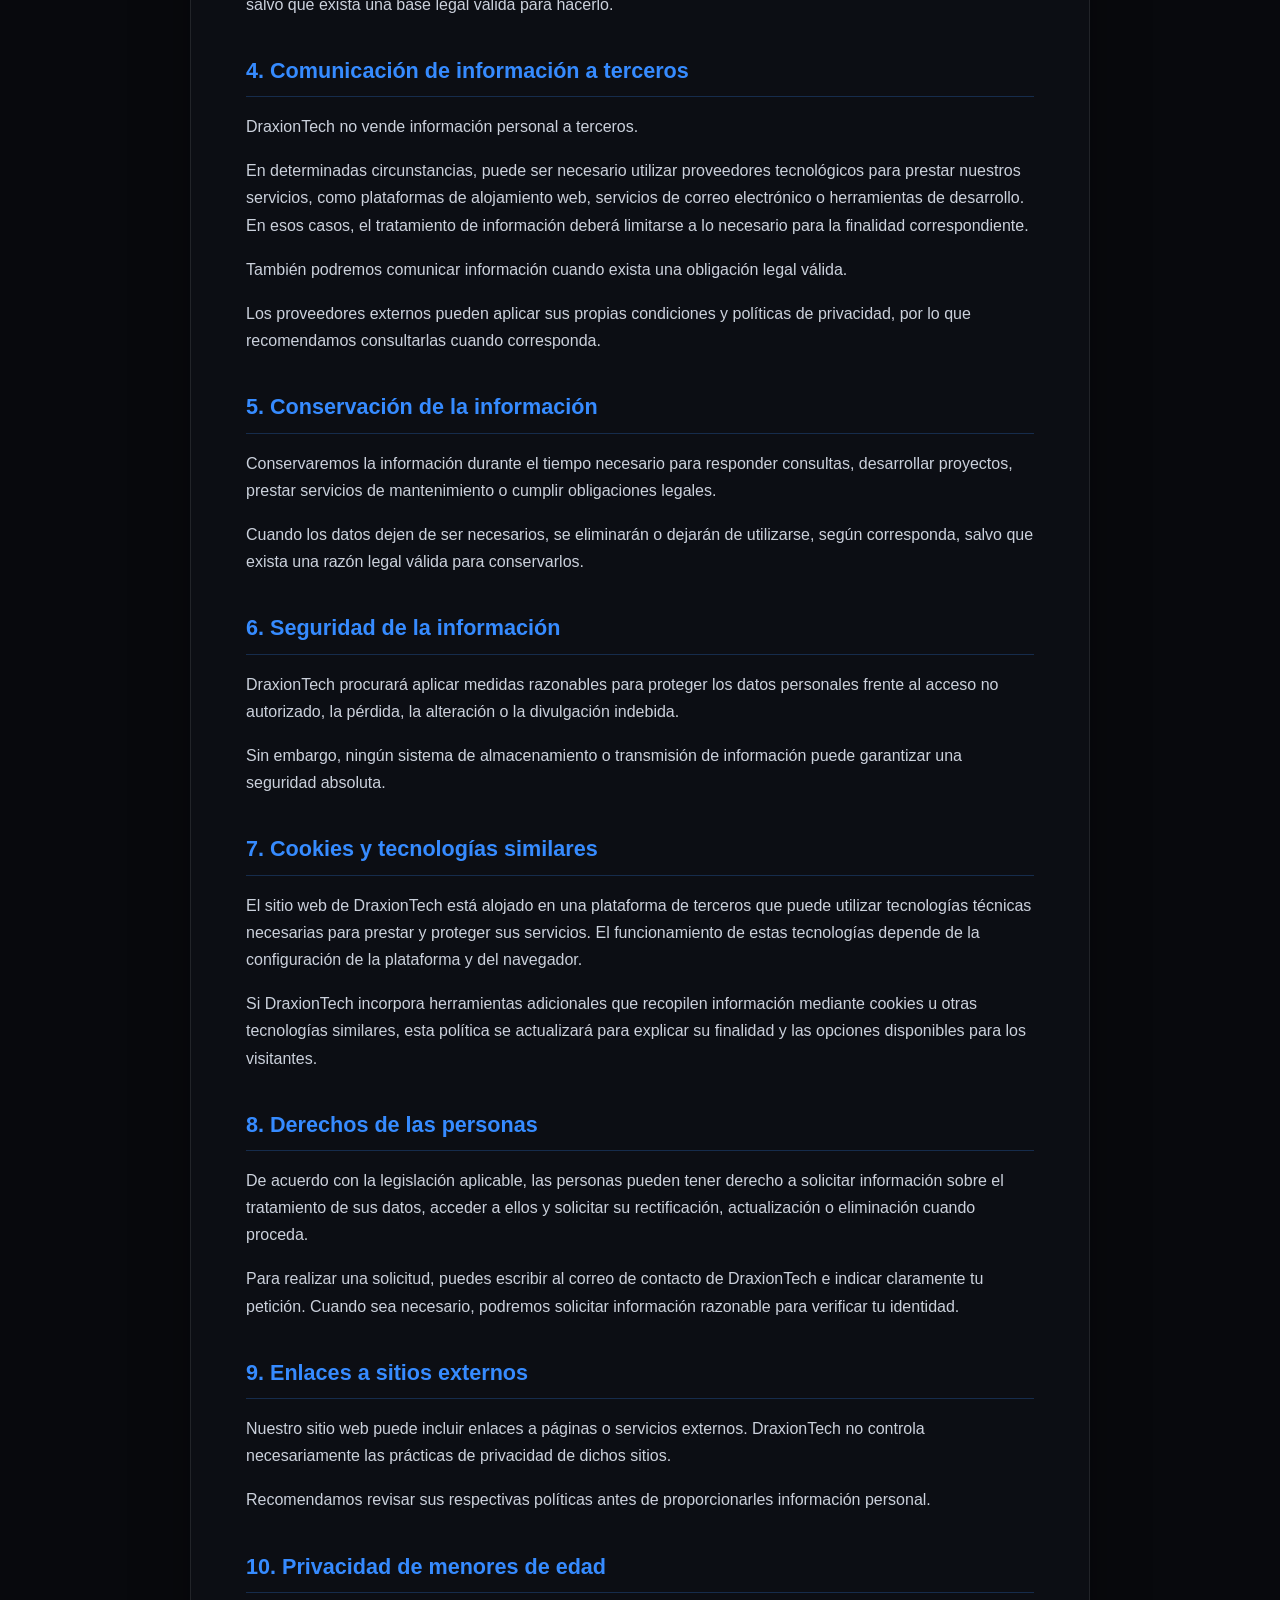
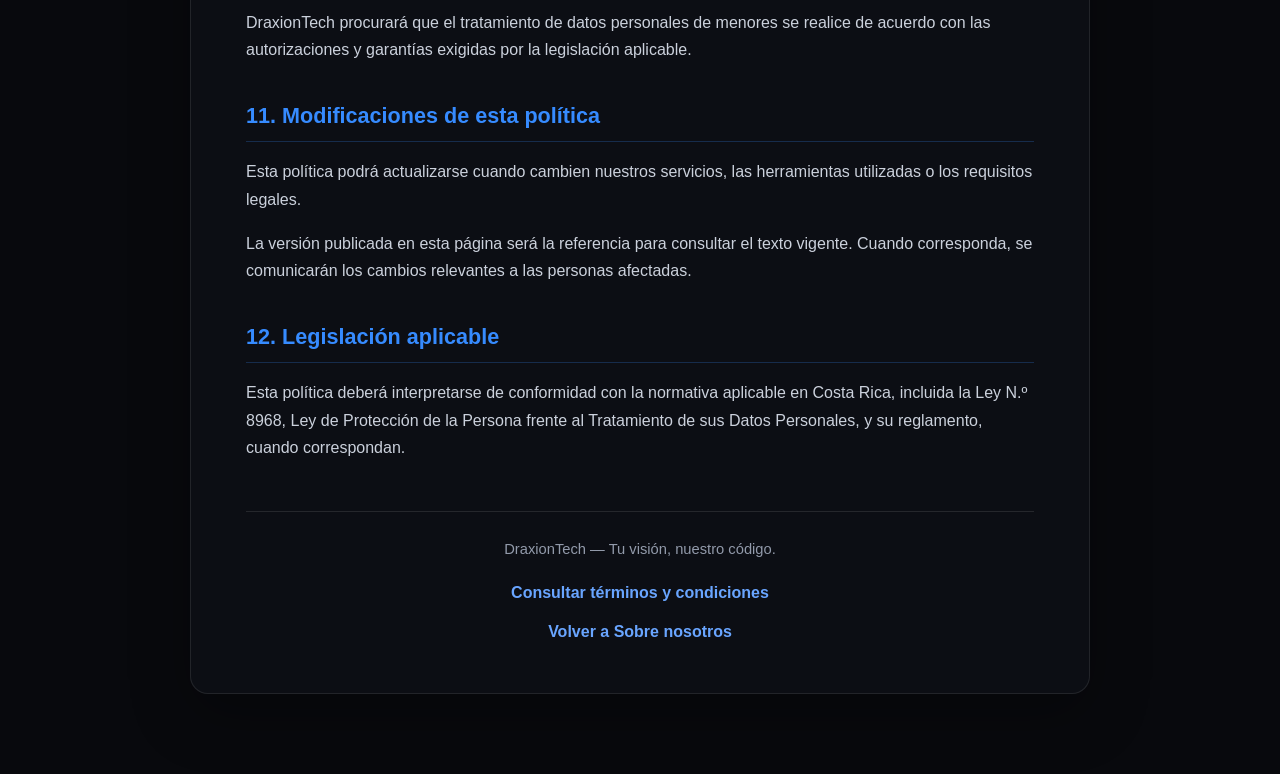
<file: politica.html>
<!DOCTYPE html>
<html lang="es">
<head>
    <meta charset="UTF-8">
    <meta name="viewport" content="width=device-width, initial-scale=1.0">
    <meta name="description" content="Consulta la política de privacidad de DraxionTech y conoce cómo tratamos y protegemos los datos personales.">
    <title>Política de privacidad | DraxionTech</title>
    <link rel="stylesheet" href="contrato.css">
</head>
<body>

    <!-- ENCABEZADO Y NAVEGACIÓN -->
    <header class="encabezado">
        <a href="index.html" class="marca" aria-label="DraxionTech - Inicio">
            <span class="logo">D</span>
            <span>Draxion<span class="azul">Tech</span></span>
        </a>

        
<nav class="navegacion" aria-label="Navegación principal">
    </header>

    <!-- CONTENIDO PRINCIPAL -->
    <main class="contenedor">
        <article class="documento">

            <p class="etiqueta">DRAXIONTECH</p>

            <h1>Política de privacidad</h1>

            <p class="fecha-actualizacion">
                <em>Última actualización: 16 de octubre de 2026</em>
            </p>

            <p class="introduccion">
                En DraxionTech respetamos la privacidad de nuestros visitantes
                y clientes. Esta política explica cómo se recopila, utiliza,
                conserva y protege la información personal relacionada con
                nuestros servicios de creación, edición y mantenimiento de
                páginas web.
            </p>

            <section>
                <h2>1. Responsable del tratamiento</h2>

                <p>
                    DraxionTech es el nombre comercial utilizado para ofrecer
                    servicios digitales. La persona responsable de determinar
                    las finalidades y los medios del tratamiento de los datos
                    personales será el titular que opere DraxionTech.
                </p>

                <p>
                    Para consultas relacionadas con esta política o con el
                    tratamiento de información personal, puedes comunicarte
                    con nosotros a través de nuestro correo electrónico:
                </p>

                <p>
                    <strong>Correo electrónico:</strong>
                    <a class="enlace-documento"
                       href="mailto:qrtech.business.cr@gmail.com">
                        qrtech.business.cr@gmail.com
                    </a>
                </p>
            </section>

            <section>
                <h2>2. Información que podemos recopilar</h2>

                <p>
                    Dependiendo de la interacción con nuestros servicios,
                    podemos recibir información como:
                </p>

                <ul>
                    <li>
                        <strong>Datos de contacto:</strong> nombre, dirección
                        de correo electrónico y otros datos que decidas compartir.
                    </li>
                    <li>
                        <strong>Información de proyectos:</strong> requisitos,
                        preferencias, textos, imágenes, logotipos y materiales
                        necesarios para desarrollar una página web.
                    </li>
                    <li>
                        <strong>Comunicaciones:</strong> mensajes y consultas
                        relacionados con presupuestos, contrataciones,
                        proyectos y solicitudes de soporte.
                    </li>
                    <li>
                        <strong>Información técnica:</strong> determinados
                        datos de navegación que puedan registrar los
                        proveedores de alojamiento u otras herramientas
                        utilizadas en el sitio web.
                    </li>
                </ul>

                <p>
                    Solicitamos únicamente la información que resulte
                    pertinente para la finalidad correspondiente.
                    Recomendamos no enviar contraseñas ni información
                    financiera confidencial mediante correo electrónico.
                </p>
            </section>

            <section>
                <h2>3. Finalidad del tratamiento de los datos</h2>

                <p>La información recibida podrá utilizarse para:</p>

                <ul>
                    <li>Responder preguntas y solicitudes de presupuesto.</li>
                    <li>Preparar propuestas y prestar los servicios contratados.</li>
                    <li>Comunicarnos con los clientes durante el desarrollo de sus proyectos.</li>
                    <li>Realizar tareas de mantenimiento y soporte acordadas.</li>
                    <li>Cumplir las obligaciones legales aplicables.</li>
                    <li>Proteger nuestros sistemas y prevenir usos indebidos cuando corresponda.</li>
                </ul>

                <p>
                    La información no deberá utilizarse para finalidades
                    incompatibles con aquellas para las que fue recopilada,
                    salvo que exista una base legal válida para hacerlo.
                </p>
            </section>

            <section>
                <h2>4. Comunicación de información a terceros</h2>

                <p>
                    DraxionTech no vende información personal a terceros.
                </p>

                <p>
                    En determinadas circunstancias, puede ser necesario
                    utilizar proveedores tecnológicos para prestar nuestros
                    servicios, como plataformas de alojamiento web, servicios
                    de correo electrónico o herramientas de desarrollo.
                    En esos casos, el tratamiento de información deberá
                    limitarse a lo necesario para la finalidad correspondiente.
                </p>

                <p>
                    También podremos comunicar información cuando exista
                    una obligación legal válida.
                </p>

                <p>
                    Los proveedores externos pueden aplicar sus propias
                    condiciones y políticas de privacidad, por lo que
                    recomendamos consultarlas cuando corresponda.
                </p>
            </section>

            <section>
                <h2>5. Conservación de la información</h2>

                <p>
                    Conservaremos la información durante el tiempo necesario
                    para responder consultas, desarrollar proyectos, prestar
                    servicios de mantenimiento o cumplir obligaciones legales.
                </p>

                <p>
                    Cuando los datos dejen de ser necesarios, se eliminarán
                    o dejarán de utilizarse, según corresponda, salvo que
                    exista una razón legal válida para conservarlos.
                </p>
            </section>

            <section>
                <h2>6. Seguridad de la información</h2>

                <p>
                    DraxionTech procurará aplicar medidas razonables para
                    proteger los datos personales frente al acceso no
                    autorizado, la pérdida, la alteración o la divulgación
                    indebida.
                </p>

                <p>
                    Sin embargo, ningún sistema de almacenamiento o
                    transmisión de información puede garantizar una
                    seguridad absoluta.
                </p>
            </section>

            <section>
                <h2>7. Cookies y tecnologías similares</h2>

                <p>
                    El sitio web de DraxionTech está alojado en una plataforma
                    de terceros que puede utilizar tecnologías técnicas
                    necesarias para prestar y proteger sus servicios.
                    El funcionamiento de estas tecnologías depende de la
                    configuración de la plataforma y del navegador.
                </p>

                <p>
                    Si DraxionTech incorpora herramientas adicionales que
                    recopilen información mediante cookies u otras tecnologías
                    similares, esta política se actualizará para explicar su
                    finalidad y las opciones disponibles para los visitantes.
                </p>
            </section>

            <section>
                <h2>8. Derechos de las personas</h2>

                <p>
                    De acuerdo con la legislación aplicable, las personas
                    pueden tener derecho a solicitar información sobre el
                    tratamiento de sus datos, acceder a ellos y solicitar
                    su rectificación, actualización o eliminación cuando proceda.
                </p>

                <p>
                    Para realizar una solicitud, puedes escribir al correo
                    de contacto de DraxionTech e indicar claramente tu petición.
                    Cuando sea necesario, podremos solicitar información
                    razonable para verificar tu identidad.
                </p>
            </section>

            <section>
                <h2>9. Enlaces a sitios externos</h2>

                <p>
                    Nuestro sitio web puede incluir enlaces a páginas o
                    servicios externos. DraxionTech no controla necesariamente
                    las prácticas de privacidad de dichos sitios.
                </p>

                <p>
                    Recomendamos revisar sus respectivas políticas antes
                    de proporcionarles información personal.
                </p>
            </section>

            <section>
                <h2>10. Privacidad de menores de edad</h2>

                <p>
                    DraxionTech procurará que el tratamiento de datos
                    personales de menores se realice de acuerdo con las
                    autorizaciones y garantías exigidas por la legislación
                    aplicable.
                </p>
            </section>

            <section>
                <h2>11. Modificaciones de esta política</h2>

                <p>
                    Esta política podrá actualizarse cuando cambien nuestros
                    servicios, las herramientas utilizadas o los requisitos legales.
                </p>

                <p>
                    La versión publicada en esta página será la referencia
                    para consultar el texto vigente. Cuando corresponda,
                    se comunicarán los cambios relevantes a las personas afectadas.
                </p>
            </section>

            <section>
                <h2>12. Legislación aplicable</h2>

                <p>
                    Esta política deberá interpretarse de conformidad con
                    la normativa aplicable en Costa Rica, incluida la
                    Ley N.º 8968, Ley de Protección de la Persona frente al
                    Tratamiento de sus Datos Personales, y su reglamento,
                    cuando correspondan.
                </p>
            </section>

            <!-- PIE DEL DOCUMENTO -->
            <footer class="pie-documento">
                <p>DraxionTech — Tu visión, nuestro código.</p>

                <a href="contrato.html" class="enlace-documento">
                    Consultar términos y condiciones
                </a>

                <a href="informacion.html" class="enlace-documento">
                    Volver a Sobre nosotros
                </a>
            </footer>

        </article>
    </main>

</body>
</html>
</file>
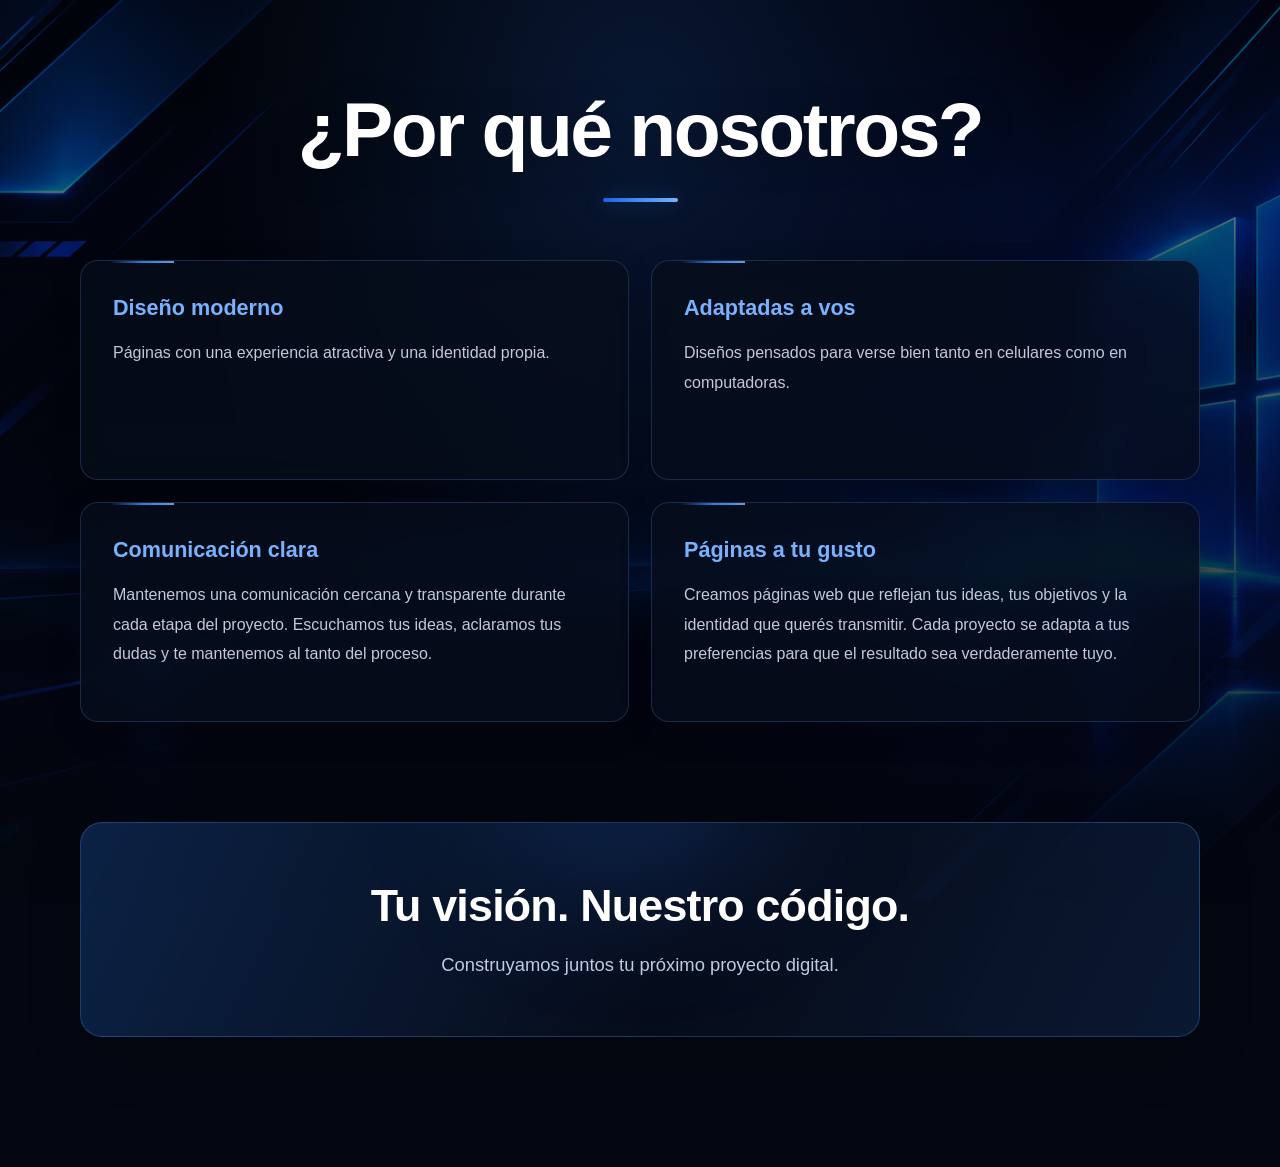
<file: porquenosotros.html>
<!DOCTYPE html>
<html lang="es">
<head>
  <meta charset="UTF-8">
  <meta name="viewport" content="width=device-width, initial-scale=1.0">

  <title>Conoce sobre nosotros | Draxion Tech</title>
  <meta
    name="description"
    content="Conoce Draxion Tech: diseño web moderno, personalizado y adaptado a tus ideas."
  >

  <link rel="stylesheet" href="informacion.css">
</head>

<body>
  <main class="pagina-informacion">

    <section class="porque">
      <h1 class="titulo-principal">¿Por qué nosotros?</h1>

      <div class="tarjetas">

        <article class="tarjeta">
          <h2>Diseño moderno</h2>
          <p>
            Páginas con una experiencia atractiva y una identidad propia.
          </p>
        </article>

        <article class="tarjeta">
          <h2>Adaptadas a vos</h2>
          <p>
            Diseños pensados para verse bien tanto en celulares
            como en computadoras.
          </p>
        </article>

        <article class="tarjeta">
          <h2>Comunicación clara</h2>
          <p>
            Mantenemos una comunicación cercana y transparente
            durante cada etapa del proyecto. Escuchamos tus ideas,
            aclaramos tus dudas y te mantenemos al tanto del proceso.
          </p>
        </article>

        <article class="tarjeta">
          <h2>Páginas a tu gusto</h2>
          <p>
            Creamos páginas web que reflejan tus ideas, tus objetivos
            y la identidad que querés transmitir. Cada proyecto se
            adapta a tus preferencias para que el resultado sea
            verdaderamente tuyo.
          </p>
        </article>

      </div>
    </section>

    <section class="cierre">
      <h2>Tu visión. Nuestro código.</h2>
      <p>Construyamos juntos tu próximo proyecto digital.</p>
    </section>

  </main>
</body>
</html>
</file>
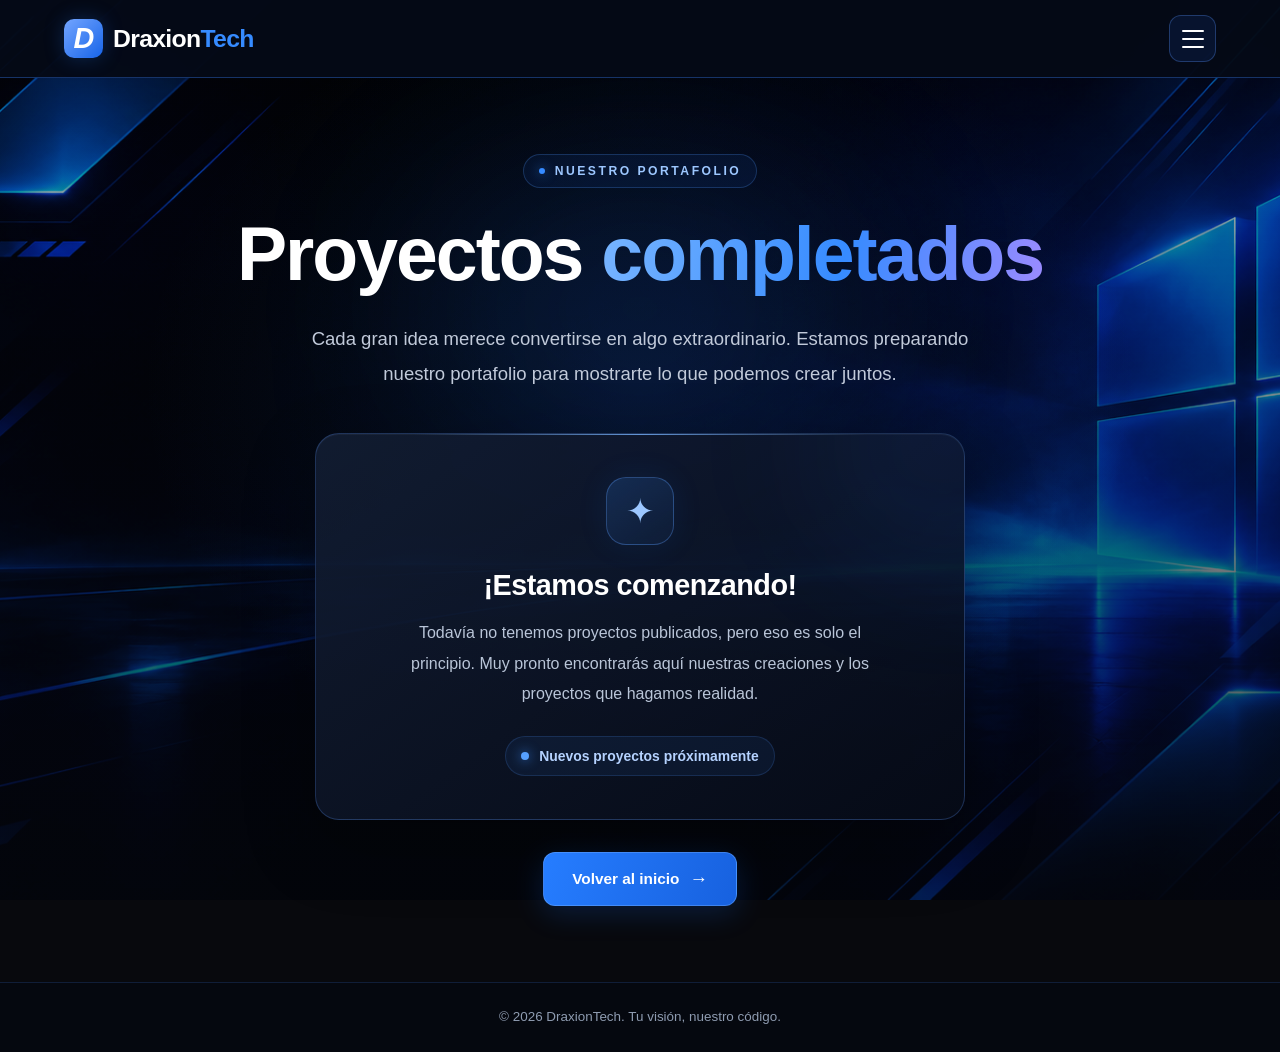
<file: proyectos.html>
<!DOCTYPE html>
<html lang="es">
<head>
    <meta charset="UTF-8">
    <meta name="viewport" content="width=device-width, initial-scale=1.0">

    <meta
        name="theme-color"
        content="#08090d"
    >

    <meta
        name="description"
        content="Descubre los proyectos completados de DraxionTech."
    >

    <title>Proyectos completados | DraxionTech</title>

    <link rel="stylesheet" href="proyectos.css">
    <script src="proyectos.js" defer></script>
</head>

<body>

    <!-- ENCABEZADO -->
    <header class="encabezado">

        <a href="index.html" class="marca">
            <span class="logo">D</span>
            <span>Draxion<span class="azul">Tech</span></span>
        </a>

        <!-- BOTÓN HAMBURGUESA -->
        <button
            class="boton-menu"
            id="abrir-menu"
            type="button"
            aria-label="Abrir menú"
            aria-controls="menu-lateral"
            aria-expanded="false"
        >
            <span></span>
            <span></span>
            <span></span>
        </button>

    </header>

    <!-- FONDO DEL MENÚ -->
    <div
        class="menu-fondo"
        id="menu-fondo"
        hidden
    ></div>

    <!-- MENÚ LATERAL -->
    <aside
        class="menu-lateral"
        id="menu-lateral"
        aria-label="Menú de navegación"
        aria-hidden="true"
        inert
    >

        <div class="menu-encabezado">

            <a href="index.html" class="menu-logo">
                Draxion<span class="azul">Tech</span>
            </a>

            <button
                class="boton-cerrar-menu"
                id="cerrar-menu"
                type="button"
                aria-label="Cerrar menú"
            >
                ✕
            </button>

        </div>

        <p class="menu-etiqueta">NAVEGACIÓN</p>

        <nav class="enlaces-menu" aria-label="Navegación principal">

            <a href="index.html">
                <span aria-hidden="true">⌂</span>
                Inicio
            </a>

            <a href="informacion.html">
                <span aria-hidden="true">◈</span>
                Sobre nosotros
            </a>

            <a href="proyectos.html" aria-current="page">
                <span aria-hidden="true">▦</span>
                Proyectos completados
            </a>

            <a href="servicios.html">
                <span aria-hidden="true">⚙</span>
                Servicios
            </a>

            <a href="tienda.html">
                <span aria-hidden="true">🛒</span>
                Tienda
            </a>

        </nav>

        <div class="menu-pie">
            <div class="menu-linea"></div>
            <p>Tu visión, nuestro código.</p>
            <span id="anio-menu">2026</span>
        </div>

    </aside>

    <!-- CONTENIDO PRINCIPAL -->
    <main>

        <section class="proyectos">

            <span class="etiqueta">
                NUESTRO PORTAFOLIO
            </span>

            <h1>
                Proyectos <span class="azul">completados</span>
            </h1>

            <p class="descripcion">
                Cada gran idea merece convertirse en algo extraordinario.
                Estamos preparando nuestro portafolio para mostrarte
                lo que podemos crear juntos.
            </p>

            <div class="mensaje-proyectos">

                <div class="icono-proyectos" aria-hidden="true">
                    ✦
                </div>

                <h2>¡Estamos comenzando!</h2>

                <p>
                    Todavía no tenemos proyectos publicados, pero eso
                    es solo el principio. Muy pronto encontrarás aquí
                    nuestras creaciones y los proyectos que hagamos realidad.
                </p>

                <span class="estado-proyectos">
                    <span class="punto-estado" aria-hidden="true"></span>
                    Nuevos proyectos próximamente
                </span>

            </div>

            <a href="index.html" class="boton-inicio">
                Volver al inicio
            </a>

        </section>

    </main>

    <!-- PIE DE PÁGINA -->
    <footer class="pie-pagina">
        <p>
            © <span id="anio">2026</span>
            DraxionTech. Tu visión, nuestro código.
        </p>
    </footer>

</body>
</html>
</file>
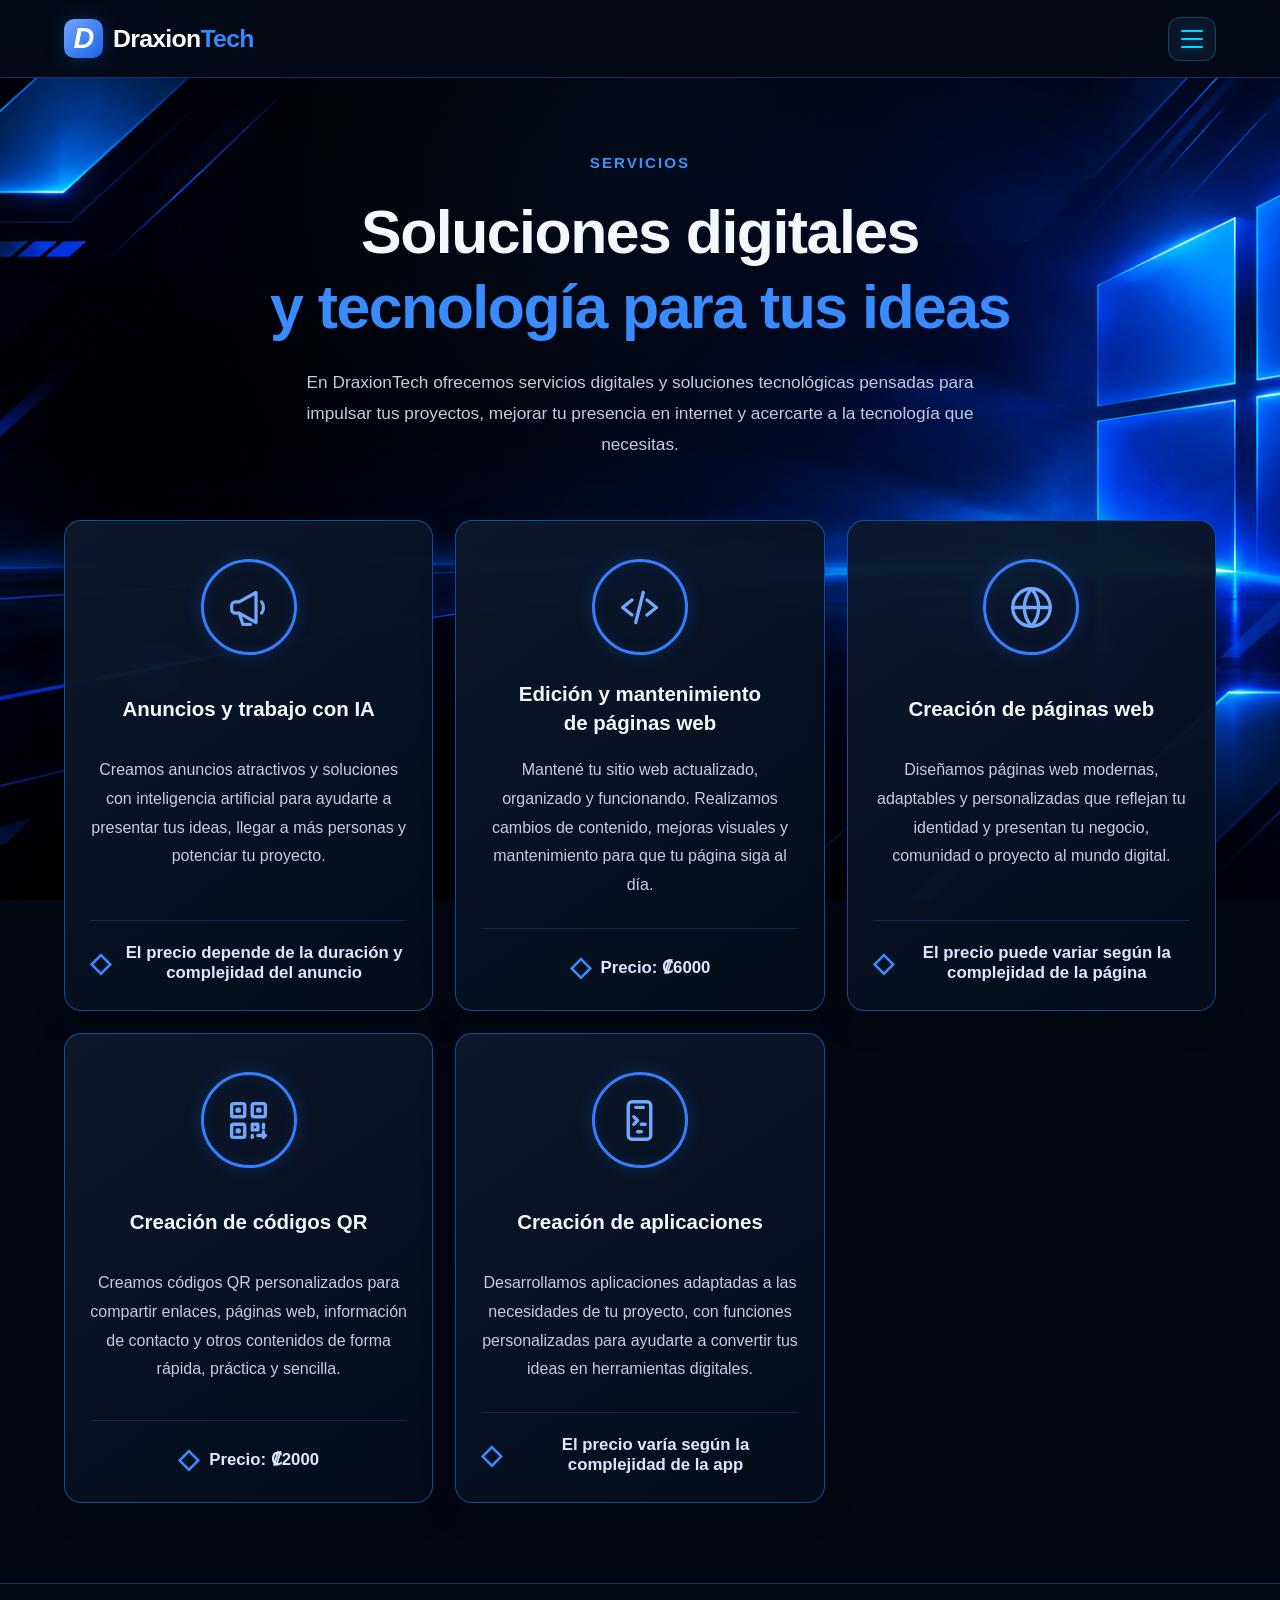
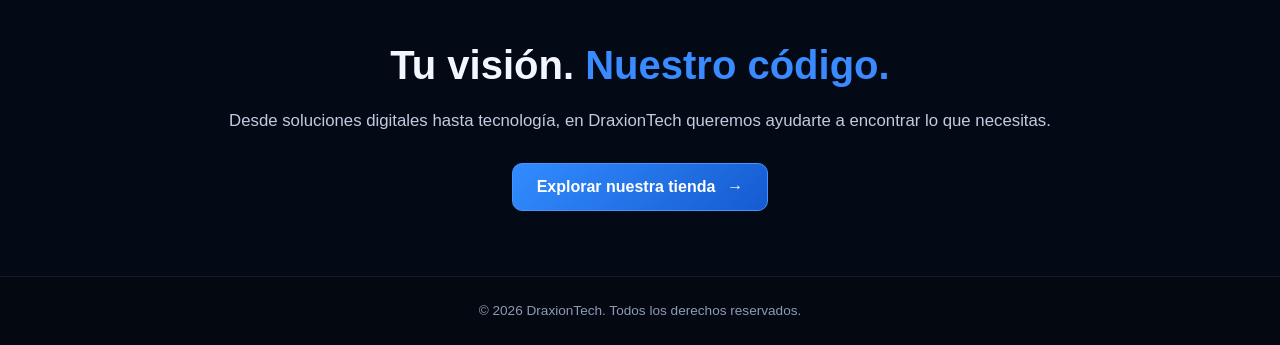
<file: servicios.html>
<!DOCTYPE html>
<html lang="es">
<head>
    <meta charset="UTF-8">
    <meta name="viewport" content="width=device-width, initial-scale=1.0">
    <meta name="theme-color" content="#070b14">
    <meta name="description" content="Descubre los servicios de DraxionTech: desarrollo web, aplicaciones, códigos QR, inteligencia artificial y mantenimiento web.">

    <title>Servicios | DraxionTech</title>

    <link rel="stylesheet" href="servicios.css">
    <script src="servicios.js" defer></script>
</head>

<body>

<header class="encabezado">
    <a href="index.html" class="marca" aria-label="DraxionTech, inicio">
        <span class="logo">D</span>
        <span>Draxion<span class="azul">Tech</span></span>
    </a>

    <button
        type="button"
        class="boton-menu-lateral"
        id="abrir-menu"
        aria-label="Abrir menú"
        aria-controls="menu-lateral"
        aria-expanded="false"
    >
        <span></span>
        <span></span>
        <span></span>
    </button>
</header>

<div class="menu-fondo" id="menu-fondo" hidden></div>

<aside
    class="menu-lateral"
    id="menu-lateral"
    aria-label="Menú principal"
    aria-hidden="true"
    inert
>
    <div class="menu-lateral-cabecera">
        <a href="index.html" class="menu-marca" aria-label="DraxionTech, inicio">
            <span class="logo">D</span>
            <span>Draxion<span class="azul">Tech</span></span>
        </a>

        <button
            type="button"
            class="cerrar-menu"
            id="cerrar-menu"
            aria-label="Cerrar menú"
        >&times;</button>
    </div>

    <p class="menu-titulo">Navegación</p>

    <nav class="menu-enlaces" aria-label="Secciones del sitio">
        <a href="index.html" class="menu-enlace">
            <span class="menu-icono" aria-hidden="true">⌂</span>
            <span>Inicio</span>
        </a>

        <a href="informacion.html" class="menu-enlace">
            <span class="menu-icono" aria-hidden="true">ⓘ</span>
            <span>Sobre nosotros</span>
        </a>

        <a
            href="servicios.html"
            class="menu-enlace activo"
            aria-current="page"
        >
            <span class="menu-icono" aria-hidden="true">⚙</span>
            <span>Servicios</span>
        </a>

        <a href="proyectos.html" class="menu-enlace">
            <span class="menu-icono" aria-hidden="true">▣</span>
            <span>Proyectos completados</span>
        </a>

        <a href="tienda.html" class="menu-enlace">
            <span class="menu-icono" aria-hidden="true">🛍</span>
            <span>Tienda</span>
        </a>
    </nav>

    <div class="menu-lateral-pie">
        <p><span class="menu-punto"></span> Tecnología y servicios digitales</p>
        <p><strong>Tu visión, nuestro código.</strong></p>
    </div>
</aside>

<main>

    <section class="presentacion">
        <p class="etiqueta">SERVICIOS</p>

        <h1>
            Soluciones digitales
            <span>y tecnología para tus ideas</span>
        </h1>

        <p class="descripcion">
            En DraxionTech ofrecemos servicios digitales y soluciones
            tecnológicas pensadas para impulsar tus proyectos,
            mejorar tu presencia en internet y acercarte a la tecnología
            que necesitas.
        </p>
    </section>

    <section class="servicios" aria-label="Nuestros servicios">

        <!-- ANUNCIOS E INTELIGENCIA ARTIFICIAL -->
        <article class="tarjeta-servicio">
            <div class="icono" aria-hidden="true">
                <svg viewBox="0 0 24 24" fill="none" stroke="currentColor"
                     stroke-width="1.7" stroke-linecap="round" stroke-linejoin="round">
                    <path d="M3 11v2a2 2 0 0 0 2 2h2l9 5V4l-9 5H5a2 2 0 0 0-2 2Z"/>
                    <path d="M7 15l2 6h4"/>
                    <path d="M19 9a5 5 0 0 1 0 6"/>
                </svg>
            </div>

            <h2>Anuncios y trabajo con IA</h2>

            <p class="texto-servicio">
                Creamos anuncios atractivos y soluciones con inteligencia
                artificial para ayudarte a presentar tus ideas, llegar
                a más personas y potenciar tu proyecto.
            </p>

            <div class="precio">
                <span class="icono-precio" aria-hidden="true">◇</span>
                <span>El precio depende de la duración y complejidad del anuncio</span>
            </div>
        </article>

        <!-- EDICIÓN Y MANTENIMIENTO WEB -->
        <article class="tarjeta-servicio">
            <div class="icono" aria-hidden="true">
                <svg viewBox="0 0 24 24" fill="none" stroke="currentColor"
                     stroke-width="1.8" stroke-linecap="round" stroke-linejoin="round">
                    <path d="m8 8-5 4 5 4"/>
                    <path d="m16 8 5 4-5 4"/>
                    <path d="m14 4-4 16"/>
                </svg>
            </div>

            <h2>Edición y mantenimiento de páginas web</h2>

            <p class="texto-servicio">
                Mantené tu sitio web actualizado, organizado y funcionando.
                Realizamos cambios de contenido, mejoras visuales
                y mantenimiento para que tu página siga al día.
            </p>

            <div class="precio">
                <span class="icono-precio" aria-hidden="true">◇</span>
                <span>Precio: ₡6000</span>
            </div>
        </article>

        <!-- CREACIÓN DE PÁGINAS WEB -->
        <article class="tarjeta-servicio">
            <div class="icono" aria-hidden="true">
                <svg viewBox="0 0 24 24" fill="none" stroke="currentColor"
                     stroke-width="1.8" stroke-linecap="round" stroke-linejoin="round">
                    <circle cx="12" cy="12" r="10"/>
                    <path d="M2 12h20"/>
                    <path d="M12 2a15 15 0 0 1 0 20"/>
                    <path d="M12 2a15 15 0 0 0 0 20"/>
                </svg>
            </div>

            <h2>Creación de páginas web</h2>

            <p class="texto-servicio">
                Diseñamos páginas web modernas, adaptables y personalizadas
                que reflejan tu identidad y presentan tu negocio,
                comunidad o proyecto al mundo digital.
            </p>

            <div class="precio">
                <span class="icono-precio" aria-hidden="true">◇</span>
                <span>El precio puede variar según la complejidad de la página</span>
            </div>
        </article>

        <!-- CÓDIGOS QR -->
        <article class="tarjeta-servicio">
            <div class="icono" aria-hidden="true">
                <svg viewBox="0 0 24 24" fill="none" stroke="currentColor"
                     stroke-width="1.8" stroke-linecap="round" stroke-linejoin="round">
                    <rect x="3" y="3" width="7" height="7" rx="1"/>
                    <rect x="14" y="3" width="7" height="7" rx="1"/>
                    <rect x="3" y="14" width="7" height="7" rx="1"/>
                    <path d="M6 6h1v1H6z"/>
                    <path d="M17 6h1v1h-1z"/>
                    <path d="M6 17h1v1H6z"/>
                    <path d="M14 14h3v3h-3z"/>
                    <path d="M20 14v2"/>
                    <path d="M17 20h4"/>
                    <path d="M20 18v3"/>
                    <path d="M14 20v1"/>
                </svg>
            </div>

            <h2>Creación de códigos QR</h2>

            <p class="texto-servicio">
                Creamos códigos QR personalizados para compartir enlaces,
                páginas web, información de contacto y otros contenidos
                de forma rápida, práctica y sencilla.
            </p>

            <div class="precio">
                <span class="icono-precio" aria-hidden="true">◇</span>
                <span>Precio: ₡2000</span>
            </div>
        </article>

        <!-- CREACIÓN DE APLICACIONES -->
        <article class="tarjeta-servicio">
            <div class="icono" aria-hidden="true">
                <svg viewBox="0 0 24 24" fill="none" stroke="currentColor"
                     stroke-width="1.8" stroke-linecap="round" stroke-linejoin="round">
                    <rect x="6" y="2" width="12" height="20" rx="2"/>
                    <path d="M10 5h4"/>
                    <path d="M11 18h2"/>
                    <path d="m9 10 2 2-2 2"/>
                    <path d="M13 14h2"/>
                </svg>
            </div>

            <h2>Creación de aplicaciones</h2>

            <p class="texto-servicio">
                Desarrollamos aplicaciones adaptadas a las necesidades
                de tu proyecto, con funciones personalizadas para ayudarte
                a convertir tus ideas en herramientas digitales.
            </p>

            <div class="precio">
                <span class="icono-precio" aria-hidden="true">◇</span>
                <span>El precio varía según la complejidad de la app</span>
            </div>
        </article>

    </section>

    <!-- CIERRE -->
    <section class="cierre">
        <h2>Tu visión. <span>Nuestro código.</span></h2>

        <p>
            Desde soluciones digitales hasta tecnología,
            en DraxionTech queremos ayudarte a encontrar lo que necesitas.
        </p>

        <a href="tienda.html" class="boton-principal">
            Explorar nuestra tienda
            <span aria-hidden="true">→</span>
        </a>
    </section>

</main>

<footer class="pie">
    <p>© 2026 DraxionTech. Todos los derechos reservados.</p>
</footer>

</body>
</html>
</file>
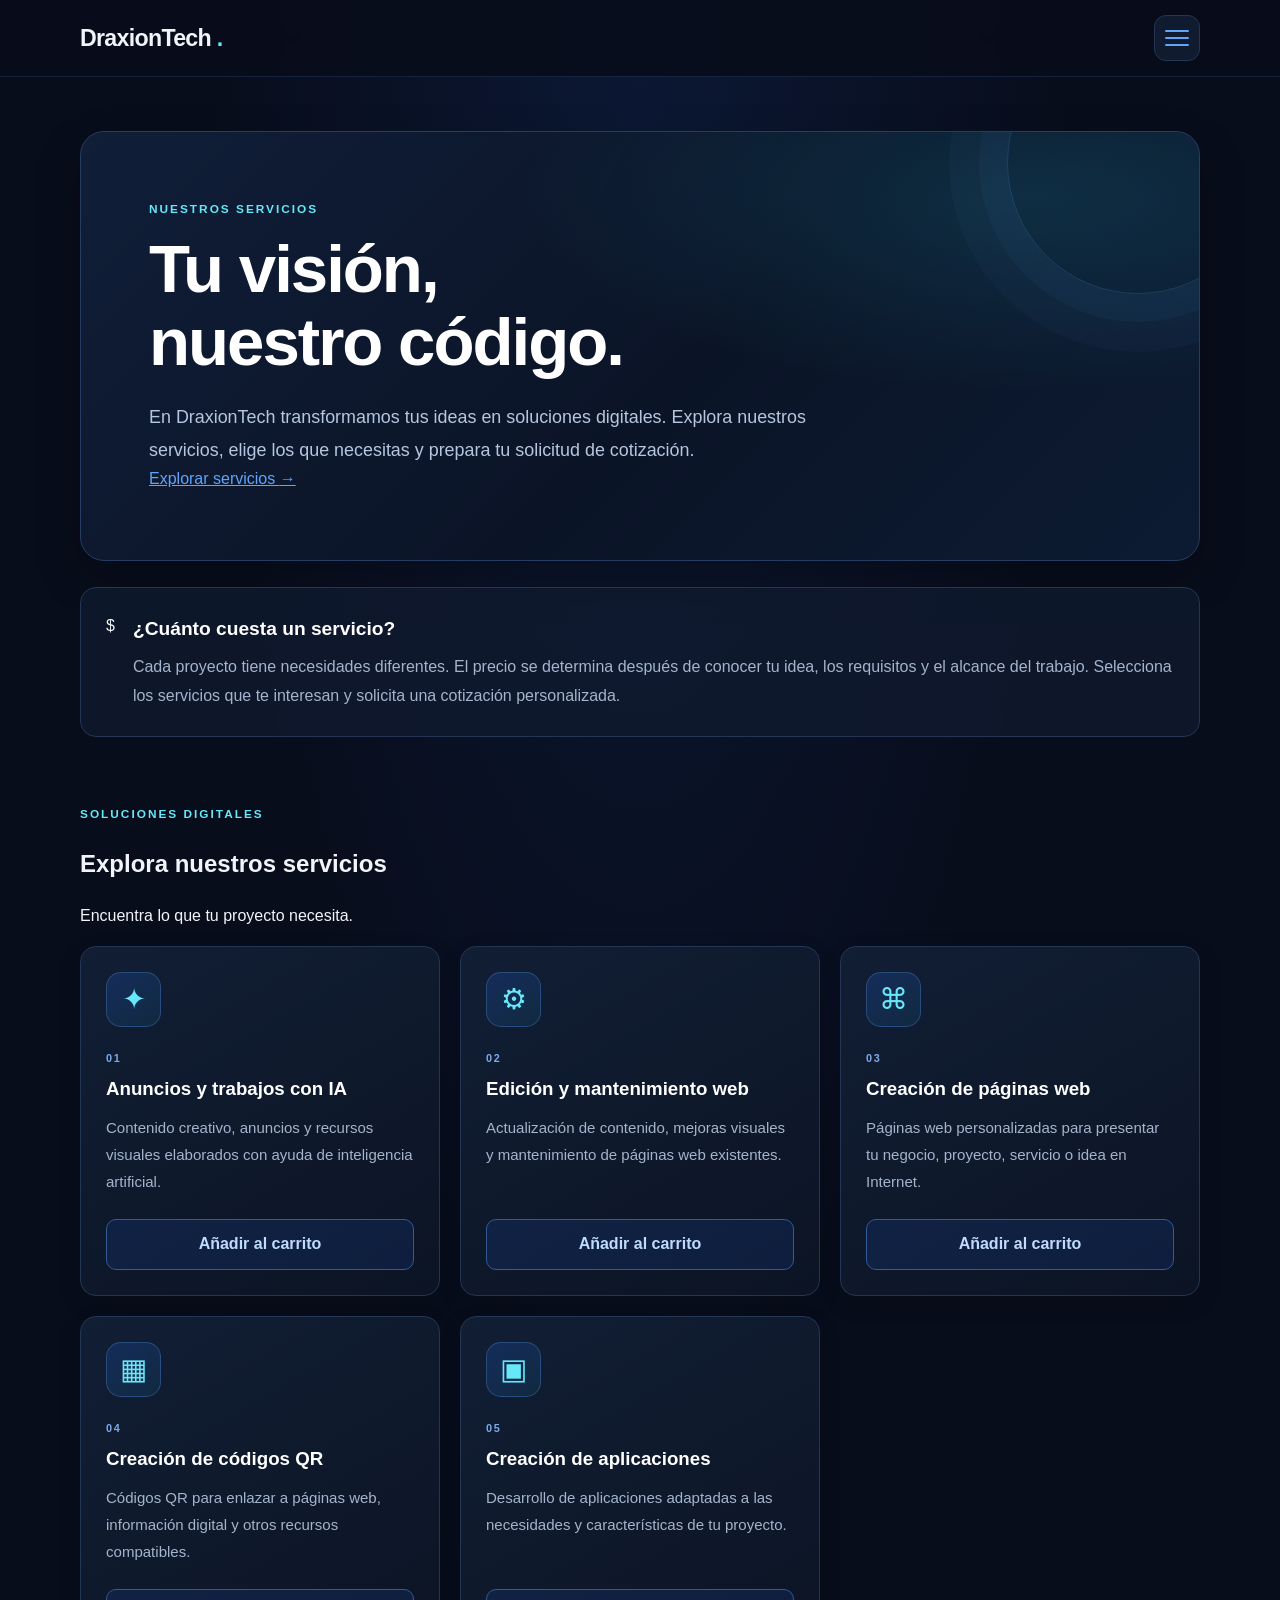
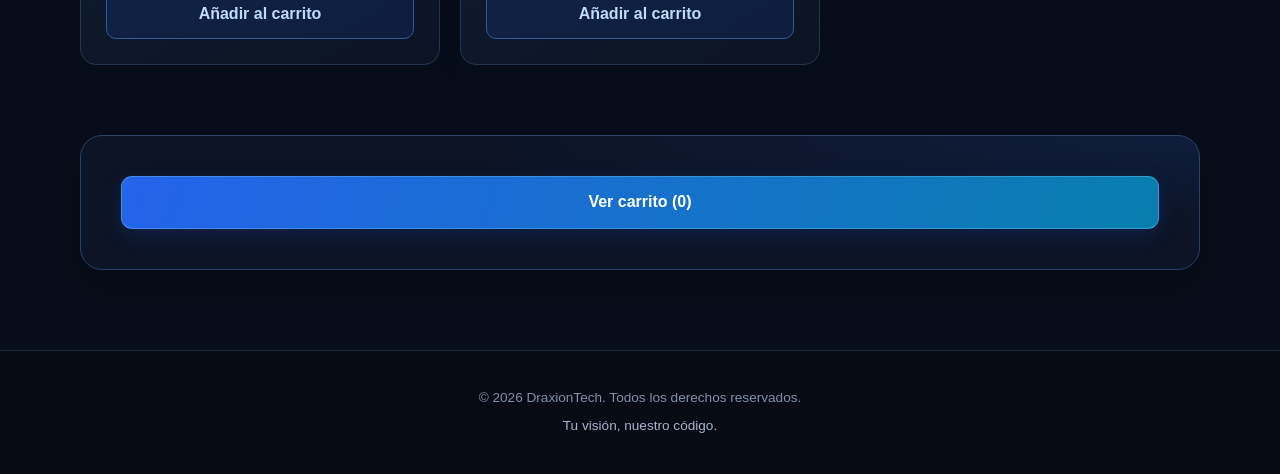
<file: tienda.html>
<!DOCTYPE html>
<html lang="es">
<head>
    <meta charset="UTF-8">
    <meta name="viewport" content="width=device-width, initial-scale=1.0">

    <meta
        name="description"
        content="Conoce los servicios tecnológicos de DraxionTech y solicita una cotización personalizada."
    >

    <meta name="theme-color" content="#080d1b">

    <title>Tienda | DraxionTech</title>

    <link rel="stylesheet" href="tienda.css">
    <script src="tienda.js" defer></script>
</head>

<body>

    <!-- ENCABEZADO -->
    <header class="encabezado">
        <div class="contenedor encabezado-contenido">

            <a class="logo" href="index.html">
                DraxionTech
            </a>

            <!-- BOTÓN DEL MENÚ LATERAL -->
            <button
                class="boton-menu"
                id="abrir-menu"
                type="button"
                aria-label="Abrir menú"
                aria-controls="menu-lateral"
                aria-expanded="false"
            >
                <span></span>
                <span></span>
                <span></span>
            </button>

        </div>
    </header>

    <!-- FONDO OSCURO DEL MENÚ -->
    <div
        class="menu-fondo"
        id="menu-fondo"
        hidden
    ></div>

    <!-- MENÚ LATERAL -->
    <aside
        class="menu-lateral"
        id="menu-lateral"
        aria-label="Menú de navegación"
        aria-hidden="true"
        inert
    >
        <div class="menu-encabezado">
            <a class="menu-logo" href="index.html">
                DraxionTech
            </a>

            <button
                class="boton-cerrar-menu"
                id="cerrar-menu"
                type="button"
                aria-label="Cerrar menú"
            >
                ✕
            </button>
        </div>

        <p class="menu-etiqueta">NAVEGACIÓN</p>

        <nav class="enlaces-menu" aria-label="Navegación principal">

            <a href="index.html">
                <span aria-hidden="true">⌂</span>
                Inicio
            </a>

            <a href="informacion.html">
                <span aria-hidden="true">◈</span>
                Información
            </a>

            <a href="proyectos.html">
                <span aria-hidden="true">▦</span>
                Proyectos completados
            </a>

            <a href="servicios.html">
                <span aria-hidden="true">⚙</span>
                Servicios
            </a>

            <a href="tienda.html" aria-current="page">
                <span aria-hidden="true">🛒</span>
                Tienda
            </a>

        </nav>

        <div class="menu-pie">
            <div class="menu-linea"></div>
            <p>Tu visión, nuestro código.</p>
            <span id="anio-menu">2026</span>
        </div>
    </aside>

    <!-- CONTENIDO PRINCIPAL -->
    <main class="contenedor principal">

        <!-- PRESENTACIÓN -->
        <section class="presentacion">

            <p class="etiqueta">
                NUESTROS SERVICIOS
            </p>

            <h1>
                Tu visión, nuestro código.
            </h1>

            <p class="descripcion-principal">
                En DraxionTech transformamos tus ideas en soluciones
                digitales. Explora nuestros servicios, elige los que
                necesitas y prepara tu solicitud de cotización.
            </p>

            <a class="boton-principal" href="#catalogo">
                Explorar servicios
                <span aria-hidden="true">→</span>
            </a>

        </section>

        <!-- INFORMACIÓN SOBRE LOS PRECIOS -->
        <section
            class="aviso-precios"
            aria-labelledby="titulo-precios"
        >
            <div class="icono-aviso" aria-hidden="true">
                $
            </div>

            <div>
                <h2 id="titulo-precios">
                    ¿Cuánto cuesta un servicio?
                </h2>

                <p>
                    Cada proyecto tiene necesidades diferentes. El precio
                    se determina después de conocer tu idea, los requisitos
                    y el alcance del trabajo. Selecciona los servicios que
                    te interesan y solicita una cotización personalizada.
                </p>
            </div>
        </section>

        <!-- CATÁLOGO -->
        <section
            class="catalogo"
            id="catalogo"
            aria-labelledby="titulo-catalogo"
        >
            <div class="encabezado-catalogo">
                <p class="etiqueta">
                    SOLUCIONES DIGITALES
                </p>

                <h2 id="titulo-catalogo">
                    Explora nuestros servicios
                </h2>

                <p>
                    Encuentra lo que tu proyecto necesita.
                </p>
            </div>

            <div class="productos">

                <!-- SERVICIO 1 -->
                <article class="producto">

                    <div class="icono-servicio" aria-hidden="true">
                        ✦
                    </div>

                    <span class="numero-producto">01</span>

                    <h3>
                        Anuncios y trabajos con IA
                    </h3>

                    <p>
                        Contenido creativo, anuncios y recursos visuales
                        elaborados con ayuda de inteligencia artificial.
                    </p>

                    <button
                        class="boton-anadir"
                        type="button"
                        data-producto="ia"
                    >
                        Añadir al carrito
                        <span aria-hidden="true">＋</span>
                    </button>

                </article>

                <!-- SERVICIO 2 -->
                <article class="producto">

                    <div class="icono-servicio" aria-hidden="true">
                        ⚙
                    </div>

                    <span class="numero-producto">02</span>

                    <h3>
                        Edición y mantenimiento web
                    </h3>

                    <p>
                        Actualización de contenido, mejoras visuales
                        y mantenimiento de páginas web existentes.
                    </p>

                    <button
                        class="boton-anadir"
                        type="button"
                        data-producto="mantenimiento"
                    >
                        Añadir al carrito
                        <span aria-hidden="true">＋</span>
                    </button>

                </article>

                <!-- SERVICIO 3 -->
                <article class="producto">

                    <div class="icono-servicio" aria-hidden="true">
                        ⌘
                    </div>

                    <span class="numero-producto">03</span>

                    <h3>
                        Creación de páginas web
                    </h3>

                    <p>
                        Páginas web personalizadas para presentar tu
                        negocio, proyecto, servicio o idea en Internet.
                    </p>

                    <button
                        class="boton-anadir"
                        type="button"
                        data-producto="web"
                    >
                        Añadir al carrito
                        <span aria-hidden="true">＋</span>
                    </button>

                </article>

                <!-- SERVICIO 4 -->
                <article class="producto">

                    <div class="icono-servicio" aria-hidden="true">
                        ▦
                    </div>

                    <span class="numero-producto">04</span>

                    <h3>
                        Creación de códigos QR
                    </h3>

                    <p>
                        Códigos QR para enlazar a páginas web,
                        información digital y otros recursos compatibles.
                    </p>

                    <button
                        class="boton-anadir"
                        type="button"
                        data-producto="qr"
                    >
                        Añadir al carrito
                        <span aria-hidden="true">＋</span>
                    </button>

                </article>

                <!-- SERVICIO 5 -->
                <article class="producto">

                    <div class="icono-servicio" aria-hidden="true">
                        ▣
                    </div>

                    <span class="numero-producto">05</span>

                    <h3>
                        Creación de aplicaciones
                    </h3>

                    <p>
                        Desarrollo de aplicaciones adaptadas a las
                        necesidades y características de tu proyecto.
                    </p>

                    <button
                        class="boton-anadir"
                        type="button"
                        data-producto="aplicaciones"
                    >
                        Añadir al carrito
                        <span aria-hidden="true">＋</span>
                    </button>

                </article>

            </div>
        </section>

        <!-- CARRITO -->
        <section
            class="zona-carrito"
            aria-label="Carrito de servicios"
        >

            <button
                id="ver-carrito"
                class="boton-ver-carrito"
                type="button"
                aria-expanded="false"
                aria-controls="carrito"
            >
                Ver carrito
                (<span id="contador-carrito">0</span>)
            </button>

            <section
                id="carrito"
                class="carrito"
                aria-labelledby="titulo-carrito"
                hidden
            >

                <div class="encabezado-carrito">
                    <div>
                        <p class="etiqueta">
                            TU SELECCIÓN
                        </p>

                        <h2 id="titulo-carrito">
                            Carrito de servicios
                        </h2>
                    </div>
                </div>

                <!-- SERVICIOS INSERTADOS POR JAVASCRIPT -->
                <div
                    id="contenido-carrito"
                    aria-live="polite"
                >
                    <p class="carrito-vacio">
                        Todavía no has añadido servicios.
                    </p>
                </div>

                <!-- RESUMEN -->
                <div class="resumen-carrito">

                    <p>
                        Servicios seleccionados:
                        <strong id="cantidad-carrito">0</strong>
                    </p>

                    <p class="nota-carrito">
                        La solicitud no incluye precios. Estos se definirán
                        durante el proceso de cotización.
                    </p>

                </div>

                <!-- DATOS DEL CLIENTE -->
                <form
                    id="datos-cliente"
                    class="datos-cliente"
                    autocomplete="on"
                >

                    <h2>
                        Datos del cliente
                    </h2>

                    <p class="nota-carrito">
                        Completa tus datos para incluirlos en el documento
                        de cotización.
                    </p>

                    <div class="campo-cliente">

                        <label for="nombre-cliente">
                            Nombre completo
                        </label>

                        <input
                            id="nombre-cliente"
                            name="nombre"
                            type="text"
                            autocomplete="name"
                            maxlength="100"
                            placeholder="Escribe tu nombre"
                            required
                        >

                    </div>

                    <div class="campo-cliente">

                        <label for="correo-cliente">
                            Correo electrónico
                        </label>

                        <input
                            id="correo-cliente"
                            name="correo"
                            type="email"
                            autocomplete="email"
                            maxlength="254"
                            placeholder="ejemplo@gmail.com"
                            required
                        >

                    </div>

                    <p class="nota-carrito">
                        Tus datos se utilizarán para preparar la cotización.
                        Revisa que estén escritos correctamente antes de
                        generar el documento.
                    </p>

                    <button
                        id="solicitar-cotizacion"
                        class="boton-cotizar"
                        type="button"
                        disabled
                    >
                        Generar cotización
                    </button>

                </form>

                <p class="nota-carrito">
                    <strong>Importante:</strong>
                    generar el documento no envía automáticamente tu
                    solicitud a DraxionTech. Sigue las instrucciones
                    incluidas en la cotización para compartirla por
                    nuestros canales oficiales.
                </p>

            </section>
        </section>

    </main>

    <!-- PIE DE PÁGINA -->
    <footer class="pie-pagina">

        <div class="contenedor">

            <p>
                © <span id="anio">2026</span>
                DraxionTech. Todos los derechos reservados.
            </p>

            <p>
                Tu visión, nuestro código.
            </p>

        </div>

    </footer>

</body>
</html>
</file>
<file: style.css>
/* ==========================================
   DRAXIONTECH — INICIO
   Diseño futurista, responsive y accesible
========================================== */

:root {
    --fondo: #030711;
    --fondo-panel: #091326;
    --azul: #087cff;
    --azul-claro: #398fff;
    --cian: #00d9ff;
    --blanco: #fff;
    --texto: #c5d3e8;
    --texto-suave: #8fa4c3;
    --borde: rgba(0, 217, 255, 0.22);
    --transicion: 0.3s ease;
}

* {
    margin: 0;
    padding: 0;
    box-sizing: border-box;
}

html {
    scroll-behavior: smooth;
    scroll-padding-top: 85px;
}

body {
    min-height: 100vh;
    min-height: 100dvh;
    overflow-x: hidden;
    font-family: Arial, Helvetica, sans-serif;
    color: var(--blanco);
    background: var(--fondo);
}

body.menu-abierto {
    overflow: hidden;
}

a {
    color: inherit;
    text-decoration: none;
}

button {
    font: inherit;
}

a,
button {
    -webkit-tap-highlight-color: transparent;
}

button:focus-visible,
a:focus-visible {
    outline: 2px solid var(--cian);
    outline-offset: 4px;
}

::selection {
    color: white;
    background: var(--azul);
}

/* ==========================================
   ENCABEZADO
========================================== */

.encabezado {
    position: relative;
    z-index: 100;
    width: 100%;
    min-height: 76px;
    padding: 13px 6%;
    display: flex;
    align-items: center;
    justify-content: space-between;
    gap: 20px;
    background: rgba(3, 7, 17, 0.94);
    border-bottom: 1px solid var(--borde);
    backdrop-filter: blur(16px);
}

.marca {
    display: inline-flex;
    align-items: center;
    gap: 12px;
    flex-shrink: 0;
    font-size: 1.4rem;
    font-weight: 800;
    letter-spacing: -0.5px;
}

.logo {
    color: var(--cian);
    text-shadow: 0 0 14px rgba(0, 217, 255, 0.45);
}

.azul {
    color: var(--azul-claro);
}

/* ==========================================
   BOTÓN HAMBURGUESA
========================================== */

.boton-menu-lateral {
    width: 46px;
    height: 44px;
    display: flex;
    flex-direction: column;
    justify-content: center;
    align-items: center;
    flex-shrink: 0;
    gap: 6px;
    border: 1px solid var(--borde);
    border-radius: 12px;
    background: rgba(13, 20, 36, 0.85);
    cursor: pointer;
    transition:
        background var(--transicion),
        border-color var(--transicion),
        box-shadow var(--transicion);
}

.boton-menu-lateral span {
    width: 22px;
    height: 2px;
    display: block;
    border-radius: 5px;
    background: var(--cian);
    box-shadow: 0 0 8px rgba(0, 217, 255, 0.35);
    transition: transform var(--transicion);
}

.boton-menu-lateral:hover {
    border-color: var(--cian);
    background: rgba(22, 119, 255, 0.15);
    box-shadow: 0 0 18px rgba(0, 217, 255, 0.12);
}

/* ==========================================
   FONDO DEL MENÚ
========================================== */

.menu-fondo {
    position: fixed;
    inset: 0;
    z-index: 998;
    background: rgba(0, 0, 0, 0.72);
    backdrop-filter: blur(5px);
}

.menu-fondo[hidden] {
    display: none;
}

/* ==========================================
   MENÚ LATERAL
========================================== */

.menu-lateral {
    position: fixed;
    top: 0;
    left: 0;
    z-index: 999;
    width: min(320px, 86vw);
    height: 100vh;
    height: 100dvh;
    padding: 24px 20px;
    display: flex;
    flex-direction: column;
    overflow-y: auto;
    overscroll-behavior: contain;
    background:
        radial-gradient(
            circle at top left,
            rgba(22, 119, 255, 0.18),
            transparent 45%
        ),
        linear-gradient(180deg, #0d1424, #080c16);
    border-right: 1px solid var(--borde);
    box-shadow: 20px 0 60px rgba(0, 0, 0, 0.4);
    transform: translateX(-105%);
    visibility: hidden;
    pointer-events: none;
    transition:
        transform var(--transicion),
        visibility var(--transicion);
}

.menu-lateral.abierto {
    transform: translateX(0);
    visibility: visible;
    pointer-events: auto;
}

.menu-lateral-cabecera {
    display: flex;
    align-items: center;
    justify-content: space-between;
    gap: 12px;
    padding-bottom: 22px;
    border-bottom: 1px solid var(--borde);
}

.menu-marca {
    font-size: 1.12rem;
}

.cerrar-menu {
    width: 40px;
    height: 40px;
    display: grid;
    place-items: center;
    flex-shrink: 0;
    border: 1px solid var(--borde);
    border-radius: 10px;
    color: var(--cian);
    background: rgba(22, 119, 255, 0.08);
    font-size: 1.7rem;
    line-height: 1;
    cursor: pointer;
    transition:
        background var(--transicion),
        transform var(--transicion);
}

.cerrar-menu:hover {
    background: rgba(22, 119, 255, 0.2);
    transform: rotate(90deg);
}

.menu-titulo {
    margin: 25px 0 14px;
    color: var(--texto-suave);
    font-size: 0.72rem;
    font-weight: 700;
    letter-spacing: 2px;
    text-transform: uppercase;
}

.menu-enlaces {
    display: flex;
    flex-direction: column;
    gap: 8px;
}

.menu-enlace {
    position: relative;
    min-height: 51px;
    padding: 12px 14px;
    display: flex;
    align-items: center;
    gap: 14px;
    border: 1px solid transparent;
    border-radius: 12px;
    color: var(--texto);
    font-size: 0.95rem;
    transition:
        color var(--transicion),
        background var(--transicion),
        border-color var(--transicion),
        transform var(--transicion);
}

.menu-enlace:hover {
    color: var(--blanco);
    background: rgba(22, 119, 255, 0.1);
    border-color: var(--borde);
    transform: translateX(3px);
}

.menu-icono {
    width: 24px;
    min-width: 24px;
    display: inline-flex;
    align-items: center;
    justify-content: center;
    color: var(--cian);
    font-size: 1.2rem;
}

.menu-enlace[href="tienda.html"] .menu-icono {
    color: var(--cian);
    filter: drop-shadow(0 0 6px rgba(0, 217, 255, 0.45));
}

.menu-enlace.activo {
    color: var(--blanco);
    background: linear-gradient(
        90deg,
        rgba(22, 119, 255, 0.2),
        rgba(0, 217, 255, 0.06)
    );
    border-color: rgba(0, 217, 255, 0.22);
}

.menu-enlace.activo::before {
    content: "";
    position: absolute;
    top: 25%;
    bottom: 25%;
    left: -1px;
    width: 3px;
    border-radius: 4px;
    background: var(--cian);
    box-shadow: 0 0 12px var(--cian);
}

.menu-lateral-pie {
    margin-top: auto;
    padding-top: 24px;
    display: flex;
    align-items: center;
    gap: 9px;
    color: var(--texto-suave);
    font-size: 0.82rem;
    line-height: 1.6;
}

.menu-punto {
    width: 7px;
    height: 7px;
    flex-shrink: 0;
    border-radius: 50%;
    background: #22e6a8;
    box-shadow: 0 0 10px rgba(34, 230, 168, 0.6);
}

/* ==========================================
   PORTADA PRINCIPAL
========================================== */

.inicio-hero {
    position: relative;
    isolation: isolate;
    min-height: min(790px, calc(100svh - 76px));
    padding: 65px 5.4% 85px;
    display: flex;
    align-items: center;
    overflow: hidden;
    background:
        radial-gradient(
            ellipse at 77% 42%,
            rgba(0, 84, 255, 0.23),
            transparent 39%
        ),
        radial-gradient(
            ellipse at 17% 75%,
            rgba(0, 217, 255, 0.055),
            transparent 36%
        ),
        linear-gradient(115deg, #02050b 5%, #040b1a 65%, #020711);
}

/* Rejilla tecnológica de fondo */

.inicio-hero::before {
    content: "";
    position: absolute;
    inset: 0;
    z-index: -1;
    pointer-events: none;
    opacity: 0.11;
    background-image:
        linear-gradient(
            rgba(0, 217, 255, 0.13) 1px,
            transparent 1px
        ),
        linear-gradient(
            90deg,
            rgba(0, 217, 255, 0.13) 1px,
            transparent 1px
        );
    background-size: 48px 48px;
    mask-image: linear-gradient(
        to bottom,
        black,
        transparent 85%
    );
}

/* Líneas luminosas decorativas */

.inicio-hero::after {
    content: "";
    position: absolute;
    top: 12%;
    right: -12%;
    z-index: -1;
    width: 48%;
    height: 75%;
    border: 1px solid rgba(0, 119, 255, 0.13);
    transform: skewY(-35deg);
    pointer-events: none;
}

.hero-contenido {
    width: 100%;
    max-width: 1450px;
    margin: 0 auto;
    display: grid;
    grid-template-columns: minmax(0, 0.94fr) minmax(0, 1.06fr);
    align-items: center;
    gap: clamp(25px, 4vw, 65px);
}

/* ==========================================
   TEXTO PRINCIPAL
========================================== */

.hero-texto {
    position: relative;
    z-index: 2;
    width: 100%;
    max-width: 650px;
    animation: aparecer-texto 0.8s ease both;
}

.hero-etiqueta {
    margin-bottom: 23px;
    display: flex;
    align-items: center;
    flex-wrap: wrap;
    gap: 9px;
    color: var(--cian);
    font-size: clamp(0.65rem, 0.9vw, 0.76rem);
    font-weight: 700;
    letter-spacing: 3px;
    line-height: 1.8;
}

.hero-etiqueta span {
    color: var(--azul-claro);
}

.hero-texto h1 {
    margin-bottom: 24px;
    color: #f8faff;
    font-size: clamp(3rem, 5.5vw, 5.25rem);
    font-weight: 900;
    line-height: 1.04;
    letter-spacing: -2.7px;
    text-wrap: balance;
}

.hero-texto h1 .azul {
    color: #087cff;
    text-shadow: 0 0 32px rgba(0, 105, 255, 0.22);
}

.hero-descripcion {
    max-width: 510px;
    margin-bottom: 30px;
    color: var(--texto);
    font-size: clamp(1rem, 1.2vw, 1.12rem);
    line-height: 1.85;
}

/* ==========================================
   BOTONES DEL HERO
========================================== */

.hero-botones {
    display: flex;
    align-items: center;
    flex-wrap: wrap;
    gap: 13px;
}

.boton-hero {
    min-height: 49px;
    padding: 14px 21px;
    display: inline-flex;
    justify-content: center;
    align-items: center;
    gap: 10px;
    border: 1px solid transparent;
    border-radius: 999px;
    font-size: 0.91rem;
    font-weight: 700;
    line-height: 1.35;
    text-align: center;
    transition:
        background var(--transicion),
        border-color var(--transicion),
        box-shadow var(--transicion),
        transform var(--transicion);
}

.boton-hero span {
    display: inline-block;
    color: var(--cian);
    font-size: 1.2rem;
    transition: transform var(--transicion);
}

.boton-hero:hover {
    transform: translateY(-3px);
}

.boton-hero:hover span {
    transform: translateX(4px);
}

.boton-principal {
    color: white;
    background: linear-gradient(110deg, #168bff, #0862e8);
    border-color: #328fff;
    box-shadow: 0 0 24px rgba(0, 111, 255, 0.24);
}

.boton-principal span {
    color: white;
}

.boton-principal:hover {
    background: linear-gradient(110deg, #329aff, #0875ff);
    box-shadow: 0 0 32px rgba(0, 119, 255, 0.38);
}

.boton-secundario {
    color: var(--blanco);
    background: rgba(3, 7, 17, 0.45);
    border-color: rgba(0, 217, 255, 0.7);
}

.boton-secundario:hover {
    background: rgba(0, 217, 255, 0.08);
    border-color: var(--cian);
    box-shadow: 0 0 22px rgba(0, 217, 255, 0.12);
}

/* ==========================================
   VISUAL DE LA LAPTOP
========================================== */

.hero-visual {
    position: relative;
    width: 100%;
    min-width: 0;
    min-height: 350px;
    display: flex;
    align-items: center;
    justify-content: center;
    perspective: 1200px;
    animation: aparecer-laptop 1s 0.12s ease both;
}

.hero-resplandor {
    position: absolute;
    top: 22%;
    left: 15%;
    width: 72%;
    height: 55%;
    border-radius: 50%;
    background: rgba(0, 91, 255, 0.28);
    filter: blur(75px);
    pointer-events: none;
}

.laptop {
    position: relative;
    z-index: 1;
    width: min(100%, 650px);
    transform: rotateY(-5deg) rotateX(1deg);
    transform-style: preserve-3d;
    filter: drop-shadow(0 24px 35px rgba(0, 0, 0, 0.48));
    animation: flotar 6s ease-in-out infinite;
}

.laptop-pantalla {
    position: relative;
    width: 89%;
    aspect-ratio: 1.47 / 1;
    margin: 0 auto;
    padding: 10px;
    overflow: hidden;
    border: 2px solid #344e76;
    border-bottom-color: #182a48;
    border-radius: 13px 13px 5px 5px;
    background: #040a16;
    box-shadow:
        0 0 0 1px rgba(0, 217, 255, 0.13),
        0 0 35px rgba(0, 100, 255, 0.2),
        inset 0 0 15px rgba(0, 0, 0, 0.8);
}

.laptop-pantalla::before {
    content: "";
    position: absolute;
    top: 4px;
    left: 50%;
    z-index: 3;
    width: 5px;
    height: 5px;
    border-radius: 50%;
    background: #354d6c;
    transform: translateX(-50%);
}

.laptop-pantalla::after {
    content: "";
    position: absolute;
    inset: 0;
    z-index: 2;
    pointer-events: none;
    background: linear-gradient(
        120deg,
        rgba(255, 255, 255, 0.045),
        transparent 28%,
        transparent 80%,
        rgba(0, 119, 255, 0.05)
    );
}

.demo-navegacion {
    position: relative;
    min-height: 31px;
    padding: 5px 7px;
    display: flex;
    align-items: center;
    gap: 5px;
    overflow: hidden;
    color: #dbeaff;
    background: #0b1830;
    border-bottom: 1px solid rgba(0, 217, 255, 0.16);
    font-size: clamp(0.4rem, 0.75vw, 0.6rem);
    white-space: nowrap;
}

.demo-logo {
    color: var(--cian);
    font-weight: 900;
}

.demo-navegacion .azul {
    color: var(--cian);
}

.demo-links {
    margin-left: auto;
    color: #9eb5d8;
    font-size: 0.85em;
}

.demo-contenido {
    position: relative;
    min-height: 56%;
    padding: 12% 7% 7%;
    overflow: hidden;
    background:
        linear-gradient(
            90deg,
            rgba(3, 8, 19, 0.98) 0%,
            rgba(3, 12, 30, 0.82) 45%,
            rgba(0, 57, 132, 0.1) 100%
        ),
        radial-gradient(
            ellipse at 83% 38%,
            #125bc0 0%,
            #102e60 24%,
            #071327 62%,
            #040914 100%
        );
}

.demo-contenido::before {
    content: "";
    position: absolute;
    right: -3%;
    bottom: -40%;
    width: 65%;
    height: 90%;
    background: linear-gradient(
        140deg,
        transparent 25%,
        rgba(27, 117, 255, 0.22) 26%,
        rgba(0, 217, 255, 0.07) 28%,
        transparent 55%
    );
    transform: skewY(-15deg);
}

.demo-etiqueta {
    position: relative;
    color: var(--cian);
    font-size: clamp(0.35rem, 0.65vw, 0.55rem);
    font-weight: 700;
    letter-spacing: 1.5px;
}

.demo-contenido h2 {
    position: relative;
    margin-top: 8px;
    color: white;
    font-size: clamp(0.8rem, 1.65vw, 1.45rem);
    font-weight: 800;
    line-height: 1.22;
}

.demo-contenido h2 span {
    color: var(--cian);
}

.demo-contenido p {
    position: relative;
    margin-top: 8px;
    color: #c0d2ee;
    font-size: clamp(0.42rem, 0.7vw, 0.65rem);
}

.demo-accion {
    position: relative;
    margin-top: 11px;
    padding: 6px 11px;
    display: inline-block;
    border: 1px solid rgba(0, 217, 255, 0.45);
    border-radius: 4px;
    color: white;
    background: #087cff;
    font-size: clamp(0.4rem, 0.65vw, 0.55rem);
    font-weight: 700;
}

.demo-servicios {
    padding: 9px 3px 4px;
    display: grid;
    grid-template-columns: repeat(4, minmax(0, 1fr));
    gap: 7px;
    background: #050c1a;
}

.demo-servicios > div {
    min-width: 0;
    min-height: 55px;
    padding: 7px 3px;
    display: flex;
    flex-direction: column;
    align-items: center;
    justify-content: center;
    gap: 5px;
    border: 1px solid rgba(0, 119, 255, 0.18);
    border-radius: 5px;
    background: linear-gradient(
        145deg,
        rgba(15, 37, 72, 0.95),
        rgba(5, 14, 30, 0.95)
    );
    color: #d8e8ff;
    font-size: clamp(0.34rem, 0.65vw, 0.55rem);
    text-align: center;
}

.demo-icono {
    color: var(--cian);
    font-size: clamp(0.8rem, 1.5vw, 1.3rem);
    line-height: 1;
}

/* Base de la laptop */

.laptop-base {
    position: relative;
    width: 100%;
    height: clamp(10px, 1.8vw, 18px);
    margin-top: -1px;
    border: 1px solid #4a6d9b;
    border-radius: 2px 2px 48% 48%;
    background: linear-gradient(
        180deg,
        #91a9c8 0%,
        #3e5d85 23%,
        #172943 70%,
        #08101e 100%
    );
    box-shadow:
        0 7px 15px rgba(0, 0, 0, 0.65),
        0 0 18px rgba(0, 119, 255, 0.15);
}

.laptop-base::before {
    content: "";
    position: absolute;
    top: 1px;
    left: 40%;
    width: 20%;
    height: 3px;
    border-radius: 0 0 5px 5px;
    background: #14233a;
}

.laptop-base::after {
    content: "";
    position: absolute;
    right: 15%;
    bottom: 2px;
    left: 15%;
    height: 1px;
    background: rgba(0, 217, 255, 0.24);
}

/* Líneas decorativas del visual */

.hero-linea {
    position: absolute;
    z-index: 0;
    width: 42%;
    height: 1px;
    pointer-events: none;
    background: linear-gradient(
        90deg,
        transparent,
        var(--azul),
        var(--cian),
        transparent
    );
    box-shadow: 0 0 12px rgba(0, 119, 255, 0.65);
}

.hero-linea-uno {
    top: 25%;
    right: -5%;
    transform: rotate(-54deg);
}

.hero-linea-dos {
    right: 4%;
    bottom: 11%;
    transform: rotate(-12deg);
}

/* ==========================================
   INDICADOR PARA EXPLORAR
========================================== */

.hero-explorar {
    position: absolute;
    bottom: 22px;
    left: 50%;
    z-index: 2;
    display: flex;
    flex-direction: column;
    align-items: center;
    gap: 10px;
    color: var(--cian);
    font-size: 0.69rem;
    font-weight: 700;
    letter-spacing: 3px;
    text-align: center;
    white-space: nowrap;
    transform: translateX(-50%);
}

.hero-raton {
    position: relative;
    width: 21px;
    height: 34px;
    display: block;
    border: 2px solid var(--azul-claro);
    border-radius: 12px;
    box-shadow: 0 0 12px rgba(0, 119, 255, 0.13);
}

.hero-raton > span {
    position: absolute;
    top: 6px;
    left: 50%;
    width: 2px;
    height: 7px;
    border-radius: 3px;
    background: var(--cian);
    transform: translateX(-50%);
    animation: raton-deslizar 1.5s ease-in-out infinite;
}

.hero-flecha {
    margin-top: -10px;
    color: var(--cian);
    font-size: 1.55rem;
    line-height: 1;
}

/* ==========================================
   ANIMACIONES
========================================== */

@keyframes flotar {
    0%,
    100% {
        transform: translateY(0) rotateY(-5deg);
    }

    50% {
        transform: translateY(-9px) rotateY(-2deg);
    }
}

@keyframes aparecer-texto {
    from {
        opacity: 0;
        transform: translateY(18px);
    }

    to {
        opacity: 1;
        transform: translateY(0);
    }
}

@keyframes aparecer-laptop {
    from {
        opacity: 0;
        transform: translateX(18px);
    }

    to {
        opacity: 1;
        transform: translateX(0);
    }
}

@keyframes raton-deslizar {
    0%,
    100% {
        opacity: 0.4;
        transform: translate(-50%, 0);
    }

    50% {
        opacity: 1;
        transform: translate(-50%, 6px);
    }
}

/* ==========================================
   TABLETS Y LAPTOPS PEQUEÑAS
========================================== */

@media (max-width: 1000px) {
    .inicio-hero {
        padding-right: 4.5%;
        padding-left: 4.5%;
    }

    .hero-contenido {
        grid-template-columns: minmax(0, 1fr) minmax(0, 1fr);
        gap: 25px;
    }

    .hero-etiqueta {
        letter-spacing: 2px;
        gap: 6px;
    }

    .hero-texto h1 {
        font-size: clamp(2.7rem, 5.4vw, 4rem);
        letter-spacing: -2px;
    }

    .hero-descripcion {
        font-size: 1rem;
    }

    .hero-visual {
        min-height: 280px;
    }

    .boton-hero {
        padding: 13px 17px;
        font-size: 0.86rem;
    }
}

/* ==========================================
   CELULARES
========================================== */

@media (max-width: 700px) {
    .encabezado {
        min-height: 68px;
        padding: 11px 5%;
    }

    .marca {
        gap: 9px;
        font-size: 1.2rem;
    }

    .inicio-hero {
        min-height: auto;
        padding: 53px 6% 88px;
        background:
            radial-gradient(
                ellipse at 50% 65%,
                rgba(0, 91, 255, 0.18),
                transparent 50%
            ),
            linear-gradient(155deg, #02050b, #040b1a 65%, #020711);
    }

    .hero-contenido {
        grid-template-columns: minmax(0, 1fr);
        gap: 38px;
    }

    /* Texto primero */

    .hero-texto {
        max-width: 570px;
        margin: 0 auto;
        text-align: center;
    }

    .hero-etiqueta {
        margin-bottom: 19px;
        justify-content: center;
        font-size: 0.64rem;
        letter-spacing: 1.7px;
    }

    .hero-texto h1 {
        margin-bottom: 20px;
        font-size: clamp(2.6rem, 9vw, 4rem);
        line-height: 1.08;
        letter-spacing: -1.7px;
    }

    .hero-descripcion {
        max-width: 480px;
        margin: 0 auto 25px;
        font-size: 1rem;
        line-height: 1.75;
    }

    .hero-botones {
        justify-content: center;
        gap: 11px;
    }

    .boton-hero {
        min-height: 47px;
        padding: 13px 17px;
        font-size: 0.88rem;
    }

    /* Laptop debajo del texto */

    .hero-visual {
        width: 100%;
        max-width: 540px;
        min-height: 0;
        margin: 0 auto;
    }

    .laptop {
        width: 100%;
        animation-duration: 7s;
    }

    .laptop-pantalla {
        padding: 7px;
        border-radius: 10px 10px 4px 4px;
    }

    .demo-navegacion {
        min-height: 24px;
        padding: 4px 5px;
    }

    .demo-contenido {
        padding: 10% 6% 6%;
    }

    .demo-contenido h2 {
        margin-top: 5px;
    }

    .demo-contenido p {
        margin-top: 5px;
    }

    .demo-accion {
        margin-top: 7px;
        padding: 5px 8px;
    }

    .demo-servicios {
        gap: 4px;
        padding: 6px 2px 3px;
    }

    .demo-servicios > div {
        min-height: 43px;
        gap: 4px;
        padding: 5px 2px;
    }

    .hero-linea-uno {
        top: 24%;
        right: -12%;
    }

    .hero-linea-dos {
        right: 0;
        bottom: 9%;
    }

    .hero-explorar {
        bottom: 15px;
        gap: 6px;
        font-size: 0.61rem;
        letter-spacing: 2px;
    }

    .hero-raton {
        width: 18px;
        height: 29px;
    }

    .menu-lateral {
        padding: 20px 16px;
    }
}

/* ==========================================
   CELULARES PEQUEÑOS
========================================== */

@media (max-width: 390px) {
    .encabezado {
        padding-right: 4%;
        padding-left: 4%;
    }

    .marca {
        font-size: 1.08rem;
    }

    .boton-menu-lateral {
        width: 42px;
        height: 40px;
    }

    .inicio-hero {
        padding: 43px 5% 82px;
    }

    .hero-contenido {
        gap: 32px;
    }

    .hero-etiqueta {
        gap: 5px;
        font-size: 0.57rem;
        letter-spacing: 1.1px;
    }

    .hero-texto h1 {
        font-size: clamp(2.35rem, 9.5vw, 2.9rem);
        letter-spacing: -1.4px;
    }

    .hero-descripcion {
        font-size: 0.94rem;
    }

    .hero-botones {
        flex-direction: column;
        align-items: stretch;
    }

    .boton-hero {
        width: 100%;
    }

    .hero-visual {
        width: 108%;
        margin-left: -4%;
    }

    .demo-links {
        font-size: 0.7em;
    }

    .demo-servicios > div {
        min-height: 38px;
    }

    .hero-explorar {
        letter-spacing: 1.5px;
    }
}

/* ==========================================
   PANTALLAS MUY BAJAS
========================================== */

@media (max-height: 650px) and (min-width: 701px) {
    .inicio-hero {
        min-height: auto;
        padding-top: 38px;
        padding-bottom: 65px;
    }

    .hero-texto h1 {
        font-size: clamp(2.7rem, 4.5vw, 4rem);
    }

    .hero-visual {
        min-height: 280px;
    }

    .hero-explorar {
        bottom: 10px;
    }
}

/* ==========================================
   REDUCIR MOVIMIENTO
========================================== */

@media (prefers-reduced-motion: reduce) {
    html {
        scroll-behavior: auto;
    }

    *,
    *::before,
    *::after {
        animation-duration: 0.01ms !important;
        animation-iteration-count: 1 !important;
        transition-duration: 0.01ms !important;
    }
}
</file>
<file: contrato.css>
/* =========================
   CONFIGURACIÓN GENERAL
========================= */

* {
    margin: 0;
    padding: 0;
    box-sizing: border-box;
}

html {
    scroll-behavior: smooth;
}

body {
    min-height: 100vh;
    font-family: "Inter", Arial, sans-serif;
    color: #f2f4f8;
    background-color: #08090d;
    background-image: url("./multimedia/fondo.png");
    background-position: center;
    background-repeat: no-repeat;
    background-size: cover;
    background-attachment: fixed;
    line-height: 1.7;
}


/* =========================
   BARRA DE NAVEGACIÓN
========================= */

.encabezado {
    position: relative;
    z-index: 10;
    width: 100%;
    min-height: 78px;
    padding: 15px 5%;
    display: flex;
    align-items: center;
    justify-content: space-between;
    gap: 30px;
    border-bottom: 1px solid rgba(55, 130, 255, 0.35);
    background: rgba(5, 10, 22, 0.96);
}

.marca {
    display: flex;
    align-items: center;
    gap: 10px;
    flex-shrink: 0;
    color: #fff;
    text-decoration: none;
    font-size: 1.55rem;
    font-weight: 800;
    letter-spacing: -0.7px;
}

.logo {
    width: 39px;
    height: 39px;
    display: flex;
    align-items: center;
    justify-content: center;
    color: #fff;
    font-size: 1.8rem;
    font-weight: 900;
    font-style: italic;
    border-radius: 10px;
    background: linear-gradient(135deg, #73a5ff, #1764e8);
    box-shadow: 0 0 20px rgba(37, 119, 255, 0.25);
}

.azul {
    color: #368bff;
}

.navegacion {
    display: flex;
    align-items: center;
    justify-content: center;
    flex-wrap: wrap;
    gap: 25px;
}

.navegacion a {
    position: relative;
    padding: 10px 0;
    color: #d5dceb;
    font-size: 0.95rem;
    font-weight: 400;
    white-space: nowrap;
    text-decoration: none;
    transition: color 0.2s ease;
}

.navegacion a:hover,
.navegacion a.activo {
    color: #398fff;
}

.navegacion a.activo::after {
    content: "";
    position: absolute;
    bottom: 0;
    left: 0;
    width: 100%;
    height: 3px;
    border-radius: 5px;
    background: #328bff;
}

/* =========================
   ADAPTACIÓN DE LA NAVEGACIÓN
========================= */

@media (max-width: 950px) {
    .encabezado {
        flex-direction: column;
        justify-content: center;
        gap: 15px;
        padding: 18px 5%;
    }

    .navegacion {
        gap: 12px 20px;
    }
}

@media (max-width: 600px) {
    .encabezado {
        padding: 18px 5%;
        gap: 15px;
    }

    .marca {
        justify-content: center;
        font-size: 1.45rem;
    }

    .logo {
        width: 34px;
        height: 34px;
        font-size: 1.5rem;
    }

    .navegacion {
        width: 100%;
        gap: 12px 18px;
        justify-content: center;
    }

    .navegacion a {
        font-size: 0.86rem;
    }
}

@media (max-width: 360px) {
    .marca {
        font-size: 1.3rem;
    }

    .navegacion {
        gap: 12px 14px;
    }

    .navegacion a {
        font-size: 0.82rem;
    }
}

/* =========================
   CONTENEDOR DEL DOCUMENTO
========================= */

.contenedor {
    width: 100%;
    padding: 65px 20px 80px;
}

.documento {
    width: 100%;
    max-width: 900px;
    margin: 0 auto;
    padding: 48px 55px;
    background: rgba(13, 15, 22, 0.94);
    border: 1px solid rgba(255, 255, 255, 0.09);
    border-radius: 18px;
    box-shadow: 0 20px 60px rgba(0, 0, 0, 0.28);
}

/* =========================
   ENCABEZADO DEL CONTRATO
========================= */

.etiqueta {
    margin-bottom: 10px;
    color: #368bff;
    font-size: 0.85rem;
    font-weight: 800;
    letter-spacing: 3px;
}

.documento h1 {
    margin-bottom: 12px;
    color: #ffffff;
    font-size: clamp(2rem, 4vw, 2.8rem);
    line-height: 1.2;
    letter-spacing: -0.8px;
}

.fecha-actualizacion {
    margin-bottom: 28px;
    color: #929aaa;
    font-size: 0.9rem;
}

.introduccion {
    color: #e0e5ee;
    font-size: 1.05rem;
    line-height: 1.85;
}

/* =========================
   TEXTO Y SECCIONES
========================= */

.documento p {
    margin-bottom: 17px;
}

.documento section {
    margin-top: 38px;
}

.documento h2 {
    margin-bottom: 16px;
    padding-bottom: 10px;
    color: #368bff;
    font-size: 1.35rem;
    line-height: 1.4;
    border-bottom: 1px solid rgba(54, 139, 255, 0.24);
}

.documento ul {
    margin: 10px 0 20px;
    padding-left: 25px;
}

.documento li {
    margin-bottom: 14px;
    padding-left: 5px;
    color: #cbd1dc;
}

.documento li::marker {
    color: #368bff;
}

.documento strong {
    color: #ffffff;
    font-weight: 700;
}

.documento section p {
    color: #cbd1dc;
}

/* =========================
   PIE DEL DOCUMENTO
========================= */

.pie-documento {
    display: flex;
    flex-direction: column;
    align-items: center;
    gap: 12px;
    margin-top: 50px;
    padding-top: 25px;
    border-top: 1px solid rgba(255, 255, 255, 0.1);
    text-align: center;
}

.pie-documento p {
    margin-bottom: 5px;
    color: #929aaa;
    font-size: 0.92rem;
}

.enlace-documento {
    color: #69a5ff;
    text-decoration: none;
    font-weight: 600;
    transition: color 0.2s ease;
}

.enlace-documento:hover {
    color: #ffffff;
    text-decoration: underline;
}

/* =========================
   ADAPTACIÓN A TABLETS
========================= */

@media (max-width: 950px) {
    .encabezado {
        padding: 18px 4%;
        gap: 20px;
    }

    .navegacion {
        gap: 18px;
    }

    .documento {
        padding: 40px 35px;
    }
}

/* =========================
   ADAPTACIÓN A CELULARES
========================= */

@media (max-width: 650px) {
    .encabezado {
        flex-direction: column;
        justify-content: center;
        gap: 18px;
        padding: 20px 15px;
    }

    .navegacion {
        justify-content: center;
        gap: 12px 20px;
    }

    .navegacion a {
        font-size: 0.9rem;
    }

    .contenedor {
        padding: 30px 12px 45px;
    }

    .documento {
        padding: 30px 22px;
        border-radius: 13px;
    }

    .documento h1 {
        font-size: 2rem;
    }

    .documento h2 {
        font-size: 1.2rem;
    }

    .documento p,
    .documento li {
        font-size: 0.95rem;
    }
}

@media (max-width: 380px) {
    .marca {
        font-size: 1.2rem;
    }

    .navegacion {
        gap: 10px 14px;
    }

    .documento {
        padding: 25px 17px;
    }
}
</file>
<file: informacion.css>
/* ==========================================
   DRAXIONTECH — SOBRE NOSOTROS
   Diseño premium, oscuro y adaptable
========================================== */

:root {
    --fondo: #030711;
    --fondo-secundario: #080f20;
    --azul: #368bff;
    --azul-claro: #78b2ff;
    --texto: #ffffff;
    --texto-secundario: #b5bfd0;
    --borde: rgba(110, 165, 255, 0.2);
    --panel: rgba(7, 13, 27, 0.78);
    --transicion: 0.3s ease;
    --ancho-contenido: 1120px;
}

/* ==========================================
   CONFIGURACIÓN GENERAL
========================================== */

* {
    margin: 0;
    padding: 0;
    box-sizing: border-box;
}

html {
    scroll-behavior: smooth;
    scrollbar-color: #245ca7 #030711;
}

body {
    position: relative;
    isolation: isolate;
    min-height: 100vh;
    overflow-x: hidden;

    font-family: Arial, Helvetica, sans-serif;
    color: var(--texto);

    background-color: var(--fondo);
    background-image: url("multimedia/fondo.png");
    background-size: cover;
    background-position: center;
    background-repeat: no-repeat;
    background-attachment: fixed;
}

body::before {
    content: "";
    position: fixed;
    inset: 0;
    z-index: -1;
    pointer-events: none;

    background:
        radial-gradient(
            ellipse at 50% 12%,
            rgba(31, 99, 211, 0.2),
            transparent 48%
        ),
        linear-gradient(
            180deg,
            rgba(3, 7, 17, 0.48),
            rgba(3, 7, 17, 0.88)
        );
}

body.menu-abierto {
    overflow: hidden;
}

a {
    color: inherit;
}

button {
    font: inherit;
}

.azul {
    color: var(--azul-claro);
}

::selection {
    color: #ffffff;
    background: #1764e8;
}

:focus-visible {
    outline: 2px solid var(--azul-claro);
    outline-offset: 4px;
}

/* ==========================================
   ENCABEZADO
========================================== */

.encabezado {
    position: sticky;
    top: 0;
    z-index: 20;

    width: 100%;
    min-height: 78px;
    padding: 14px 5%;

    display: flex;
    align-items: center;
    justify-content: space-between;
    gap: 20px;

    background: rgba(5, 9, 19, 0.88);
    border-bottom: 1px solid var(--borde);

    backdrop-filter: blur(18px);
    -webkit-backdrop-filter: blur(18px);

    animation: aparecer-barra 0.65s ease both;
}

.marca,
.menu-marca {
    display: inline-flex;
    align-items: center;
    gap: 11px;
    flex-shrink: 0;

    color: var(--texto);
    font-size: 1.45rem;
    font-weight: 800;
    letter-spacing: -0.8px;
    text-decoration: none;
}

.logo {
    width: 41px;
    height: 41px;
    flex-shrink: 0;

    display: inline-flex;
    align-items: center;
    justify-content: center;

    color: #ffffff;
    font-size: 1.8rem;
    font-weight: 900;
    font-style: italic;

    border: 1px solid rgba(255, 255, 255, 0.2);
    border-radius: 12px;

    background: linear-gradient(135deg, #78b2ff, #1764e8);
    box-shadow: 0 0 25px rgba(37, 119, 255, 0.25);

    transition:
        transform var(--transicion),
        box-shadow var(--transicion);
}

.marca:hover .logo,
.menu-marca:hover .logo {
    transform: rotate(-5deg) scale(1.06);
    box-shadow: 0 0 32px rgba(37, 119, 255, 0.42);
}

/* ==========================================
   BOTÓN HAMBURGUESA
========================================== */

.boton-menu-lateral {
    width: 46px;
    height: 46px;
    padding: 11px;

    display: flex;
    flex-direction: column;
    align-items: center;
    justify-content: center;
    gap: 5px;

    color: #ffffff;
    cursor: pointer;

    background: rgba(54, 139, 255, 0.09);
    border: 1px solid var(--borde);
    border-radius: 13px;

    transition:
        background var(--transicion),
        border-color var(--transicion),
        transform var(--transicion);
}

.boton-menu-lateral:hover {
    background: rgba(54, 139, 255, 0.2);
    border-color: rgba(120, 178, 255, 0.55);
}

.boton-menu-lateral:active {
    transform: scale(0.95);
}

.boton-menu-lateral span {
    width: 21px;
    height: 2px;

    display: block;

    background: #ffffff;
    border-radius: 5px;

    transition:
        transform var(--transicion),
        opacity var(--transicion);
}

body.menu-abierto .boton-menu-lateral span:first-child {
    transform: translateY(7px) rotate(45deg);
}

body.menu-abierto .boton-menu-lateral span:nth-child(2) {
    opacity: 0;
}

body.menu-abierto .boton-menu-lateral span:last-child {
    transform: translateY(-7px) rotate(-45deg);
}

/* ==========================================
   FONDO DEL MENÚ
========================================== */

.menu-fondo {
    position: fixed;
    inset: 0;
    z-index: 29;

    background: rgba(0, 3, 10, 0.72);
    backdrop-filter: blur(4px);
    -webkit-backdrop-filter: blur(4px);

    opacity: 0;
    transition: opacity var(--transicion);
}

.menu-fondo[hidden] {
    display: none;
}

.menu-fondo.visible {
    opacity: 1;
}

/* ==========================================
   MENÚ LATERAL
========================================== */

.menu-lateral {
    position: fixed;
    top: 0;
    right: 0;
    z-index: 30;

    width: min(360px, 88vw);
    height: 100vh;
    height: 100dvh;
    padding: 25px 22px;

    display: flex;
    flex-direction: column;

    overflow-y: auto;
    overscroll-behavior: contain;

    background:
        radial-gradient(
            ellipse at top right,
            rgba(35, 101, 200, 0.18),
            transparent 50%
        ),
        rgba(5, 10, 23, 0.98);

    border-left: 1px solid rgba(110, 165, 255, 0.24);
    box-shadow: -20px 0 60px rgba(0, 0, 0, 0.3);

    transform: translateX(105%);
    visibility: hidden;

    transition:
        transform 0.32s ease,
        visibility 0.32s ease;
}

.menu-lateral.abierto {
    transform: translateX(0);
    visibility: visible;
}

.menu-lateral-cabecera {
    display: flex;
    align-items: center;
    justify-content: space-between;
    gap: 12px;

    padding-bottom: 25px;
    border-bottom: 1px solid var(--borde);
}

.menu-marca {
    gap: 9px;
    font-size: 1.2rem;
}

.menu-marca .logo {
    width: 35px;
    height: 35px;
    font-size: 1.5rem;
    border-radius: 10px;
}

.cerrar-menu {
    width: 40px;
    height: 40px;
    flex-shrink: 0;

    color: #cbd7eb;
    font-size: 1.8rem;
    line-height: 1;

    cursor: pointer;

    background: rgba(255, 255, 255, 0.04);
    border: 1px solid var(--borde);
    border-radius: 11px;

    transition:
        color var(--transicion),
        background var(--transicion),
        transform var(--transicion);
}

.cerrar-menu:hover {
    color: #ffffff;
    background: rgba(54, 139, 255, 0.18);
    transform: rotate(90deg);
}

.menu-titulo {
    margin: 30px 0 13px;
    padding-left: 5px;

    color: #8294b2;
    font-size: 0.72rem;
    font-weight: 800;
    letter-spacing: 2.2px;
}

.menu-enlaces {
    display: flex;
    flex-direction: column;
    gap: 8px;
}

.menu-enlace {
    position: relative;

    min-height: 52px;
    padding: 13px 14px;

    display: flex;
    align-items: center;
    gap: 13px;

    color: #bdc9dc;
    font-size: 0.95rem;
    line-height: 1.4;
    text-decoration: none;

    border: 1px solid transparent;
    border-radius: 12px;

    transition:
        color var(--transicion),
        background var(--transicion),
        border-color var(--transicion),
        transform var(--transicion);
}

.menu-enlace:hover {
    color: #ffffff;
    background: rgba(54, 139, 255, 0.09);
    border-color: rgba(110, 165, 255, 0.15);
    transform: translateX(-3px);
}

.menu-enlace.activo {
    color: #ffffff;

    background: linear-gradient(
        100deg,
        rgba(31, 99, 211, 0.27),
        rgba(54, 139, 255, 0.08)
    );

    border-color: rgba(92, 158, 255, 0.28);
}

.menu-enlace.activo::before {
    content: "";
    position: absolute;
    top: 12px;
    bottom: 12px;
    left: -1px;

    width: 3px;

    background: var(--azul-claro);
    border-radius: 0 5px 5px 0;
    box-shadow: 0 0 12px rgba(54, 139, 255, 0.55);
}

.menu-icono {
    width: 30px;
    height: 30px;
    flex-shrink: 0;

    display: inline-flex;
    align-items: center;
    justify-content: center;

    color: var(--azul-claro);
    font-size: 1.2rem;

    background: rgba(54, 139, 255, 0.1);
    border: 1px solid rgba(54, 139, 255, 0.13);
    border-radius: 9px;
}

.menu-lateral-pie {
    margin-top: auto;
    padding-top: 28px;

    display: flex;
    align-items: center;
    gap: 10px;

    color: #8393ad;
    font-size: 0.82rem;

    border-top: 1px solid rgba(110, 165, 255, 0.13);
}

.menu-punto {
    width: 8px;
    height: 8px;
    flex-shrink: 0;

    background: var(--azul);
    border-radius: 50%;
    box-shadow: 0 0 12px rgba(54, 139, 255, 0.75);
}

/* ==========================================
   CONTENIDO PRINCIPAL
========================================== */

.pagina-informacion {
    width: min(100% - 48px, var(--ancho-contenido));
    margin: 0 auto;
    padding: 88px 0 35px;
}

/* ==========================================
   PRESENTACIÓN
========================================== */

.porque {
    position: relative;
    margin-bottom: 100px;
    text-align: center;
}

.subtitulo-seccion {
    display: inline-flex;
    align-items: center;
    gap: 10px;

    margin-bottom: 20px;

    color: var(--azul-claro);
    font-size: 0.78rem;
    font-weight: 800;
    letter-spacing: 3px;
    text-transform: uppercase;
}

.subtitulo-seccion::before,
.subtitulo-seccion::after {
    content: "";
    width: 22px;
    height: 1px;

    background: linear-gradient(
        90deg,
        transparent,
        var(--azul)
    );
}

.subtitulo-seccion::after {
    transform: rotate(180deg);
}

.titulo-principal {
    max-width: 900px;
    margin: 0 auto 25px;

    color: #ffffff;
    font-size: clamp(2.6rem, 6.5vw, 4.8rem);
    font-weight: 800;
    line-height: 1.08;
    letter-spacing: -2.5px;

    text-wrap: balance;
    text-shadow: 0 5px 35px rgba(0, 0, 0, 0.25);
}

.titulo-principal::after {
    content: "";
    display: block;

    width: 75px;
    height: 4px;

    margin: 27px auto 0;

    border-radius: 10px;
    background: linear-gradient(90deg, #1764e8, #78b2ff);
    box-shadow: 0 0 22px rgba(54, 139, 255, 0.4);
}

.descripcion-principal {
    max-width: 740px;
    margin: 0 auto;

    color: var(--texto-secundario);
    font-size: clamp(1rem, 2vw, 1.18rem);
    line-height: 1.9;

    text-wrap: balance;
}

/* ==========================================
   TARJETAS
========================================== */

.tarjetas {
    display: grid;
    grid-template-columns: repeat(2, minmax(0, 1fr));
    gap: 22px;

    margin-top: 58px;
    text-align: left;
}

.tarjeta {
    position: relative;
    isolation: isolate;
    overflow: hidden;

    min-height: 220px;
    padding: 32px;

    background: var(--panel);
    border: 1px solid var(--borde);
    border-radius: 18px;

    backdrop-filter: blur(15px);
    -webkit-backdrop-filter: blur(15px);

    box-shadow: 0 12px 35px rgba(0, 0, 0, 0.12);

    transition:
        transform 0.35s ease,
        border-color 0.35s ease,
        background 0.35s ease,
        box-shadow 0.35s ease;
}

.tarjeta::before {
    content: "";
    position: absolute;
    z-index: -1;
    top: 0;
    left: 28px;

    width: 65px;
    height: 2px;

    background: linear-gradient(
        90deg,
        transparent,
        #368bff,
        #78b2ff
    );

    opacity: 0.85;

    transition:
        width 0.35s ease,
        opacity 0.35s ease;
}

.tarjeta::after {
    content: "";
    position: absolute;
    z-index: -1;

    width: 150px;
    height: 150px;
    top: -100px;
    right: -80px;

    border-radius: 50%;
    background: rgba(37, 119, 255, 0.14);
    filter: blur(40px);

    opacity: 0;
    transition: opacity 0.35s ease;
}

.tarjeta:hover {
    transform: translateY(-7px);

    background: rgba(10, 20, 40, 0.9);
    border-color: rgba(92, 158, 255, 0.52);

    box-shadow: 0 20px 45px rgba(0, 0, 0, 0.22);
}

.tarjeta:hover::before {
    width: 115px;
    opacity: 1;
}

.tarjeta:hover::after {
    opacity: 1;
}

.numero-tarjeta {
    display: inline-block;
    margin-bottom: 17px;

    color: #78b2ff;
    font-size: 0.77rem;
    font-weight: 800;
    letter-spacing: 2px;

    opacity: 0.8;
}

.tarjeta h2 {
    margin-bottom: 15px;

    color: var(--azul-claro);
    font-size: 1.35rem;
    font-weight: 700;
    line-height: 1.4;
}

.tarjeta p {
    color: #c0cada;
    font-size: 1rem;
    line-height: 1.85;
}

/* ==========================================
   CIERRE / LLAMADA A LA ACCIÓN
========================================== */

.cierre {
    position: relative;
    isolation: isolate;
    overflow: hidden;

    margin: 0 auto 95px;
    padding: 55px 30px;

    text-align: center;

    background:
        linear-gradient(
            115deg,
            rgba(17, 49, 98, 0.65),
            rgba(7, 13, 27, 0.92) 55%,
            rgba(16, 40, 78, 0.55)
        );

    border: 1px solid rgba(92, 158, 255, 0.28);
    border-radius: 22px;

    box-shadow: 0 20px 55px rgba(0, 0, 0, 0.16);
}

.cierre::before {
    content: "";
    position: absolute;
    z-index: -1;

    width: 300px;
    height: 180px;

    top: -120px;
    left: 50%;

    transform: translateX(-50%);

    background: rgba(37, 119, 255, 0.2);
    filter: blur(70px);
    border-radius: 50%;

    pointer-events: none;
}

.cierre-etiqueta {
    margin-bottom: 15px;

    color: var(--azul-claro);
    font-size: 0.72rem;
    font-weight: 800;
    letter-spacing: 4px;
}

.cierre h2 {
    margin-bottom: 14px;

    color: #ffffff;
    font-size: clamp(1.8rem, 4vw, 2.8rem);
    font-weight: 800;
    letter-spacing: -0.8px;
    line-height: 1.25;
}

.cierre h2 span {
    color: var(--azul-claro);
}

.cierre > p:not(.cierre-etiqueta) {
    color: #bdcce2;
    font-size: clamp(1rem, 2vw, 1.15rem);
    line-height: 1.8;
}

.boton-servicios {
    display: inline-flex;
    align-items: center;
    justify-content: center;
    gap: 13px;

    margin-top: 27px;
    padding: 14px 22px;

    color: #ffffff;
    font-size: 0.94rem;
    font-weight: 700;
    text-decoration: none;

    background: linear-gradient(135deg, #368bff, #1764e8);
    border: 1px solid rgba(255, 255, 255, 0.18);
    border-radius: 12px;

    box-shadow: 0 8px 24px rgba(23, 100, 232, 0.2);

    transition:
        transform var(--transicion),
        box-shadow var(--transicion),
        filter var(--transicion);
}

.boton-servicios:hover {
    transform: translateY(-3px);
    filter: brightness(1.1);
    box-shadow: 0 12px 30px rgba(23, 100, 232, 0.35);
}

.boton-servicios span {
    font-size: 1.2rem;
    transition: transform var(--transicion);
}

.boton-servicios:hover span {
    transform: translateX(4px);
}

/* ==========================================
   REDES SOCIALES
========================================== */

.redes-sociales {
    max-width: 850px;
    margin: 0 auto 75px;
}

.titulo-redes {
    margin-bottom: 30px;

    color: #ffffff;
    font-size: clamp(1.8rem, 4vw, 2.4rem);
    font-weight: 800;
    letter-spacing: -0.7px;
    text-align: center;
}

.redes-sociales > .subtitulo-seccion {
    display: flex;
    justify-content: center;
    margin-bottom: 15px;
}

.lista-redes {
    display: grid;
    grid-template-columns: repeat(2, minmax(0, 1fr));
    gap: 13px;
}

.lista-redes > p {
    min-width: 0;
    min-height: 76px;
    padding: 17px;

    display: flex;
    align-items: center;
    flex-wrap: wrap;
    gap: 9px;

    color: #c5cede;
    font-size: 0.92rem;
    line-height: 1.6;

    background: rgba(7, 13, 27, 0.78);
    border: 1px solid rgba(110, 165, 255, 0.16);
    border-radius: 13px;

    transition:
        transform var(--transicion),
        border-color var(--transicion),
        background var(--transicion);
}

.lista-redes > p:hover {
    transform: translateY(-3px);
    background: rgba(12, 25, 47, 0.92);
    border-color: rgba(92, 158, 255, 0.4);
}

.lista-redes strong {
    color: #ffffff;
}

.icono-red {
    width: 34px;
    height: 34px;
    flex-shrink: 0;

    display: inline-flex;
    align-items: center;
    justify-content: center;

    color: var(--azul-claro);
    font-size: 1.25rem;
    font-weight: 700;

    background: rgba(54, 139, 255, 0.13);
    border: 1px solid rgba(54, 139, 255, 0.17);
    border-radius: 10px;
}

.lista-redes a {
    min-width: 0;

    color: var(--azul-claro);
    text-decoration: none;
    overflow-wrap: anywhere;

    transition: color var(--transicion);
}

.lista-redes a:hover {
    color: #ffffff;
    text-decoration: underline;
}

/* ==========================================
   PIE DE PÁGINA
========================================== */

.pie-pagina {
    padding: 26px 0 20px;

    display: flex;
    align-items: center;
    justify-content: center;
    flex-wrap: wrap;
    gap: 12px 20px;

    border-top: 1px solid rgba(110, 165, 255, 0.16);
}

.pie-pagina a {
    color: #9fadc3;
    font-size: 0.88rem;
    line-height: 1.7;
    text-decoration: none;

    transition: color var(--transicion);
}

.pie-pagina a:hover {
    color: var(--azul-claro);
    text-decoration: underline;
}

.separador-pie {
    color: #45658e;
}

.pie-pagina p {
    flex-basis: 100%;
    margin-top: 6px;

    color: #7787a1;
    font-size: 0.8rem;
    line-height: 1.7;
    text-align: center;
}

/* ==========================================
   ANIMACIONES DE ENTRADA
========================================== */

@keyframes aparecer-barra {
    from {
        opacity: 0;
        transform: translateY(-14px);
    }

    to {
        opacity: 1;
        transform: translateY(0);
    }
}

@keyframes aparecer-contenido {
    from {
        opacity: 0;
        transform: translateY(20px);
    }

    to {
        opacity: 1;
        transform: translateY(0);
    }
}

/* ==========================================
   APARICIÓN AL DESPLAZARSE
========================================== */

.animacion-scroll {
    opacity: 0;
    transform: translateY(24px);

    transition:
        opacity 0.7s ease,
        transform 0.7s ease;
}

.animacion-scroll.visible {
    opacity: 1;
    transform: translateY(0);
}

.tarjetas .tarjeta.animacion-scroll {
    transition-delay: var(--retraso, 0ms);
}

/* ==========================================
   TABLET
========================================== */

@media (max-width: 800px) {
    .pagina-informacion {
        padding-top: 70px;
    }

    .porque {
        margin-bottom: 78px;
    }

    .tarjetas {
        gap: 16px;
        margin-top: 43px;
    }

    .tarjeta {
        padding: 27px;
    }

    .cierre {
        margin-bottom: 75px;
    }
}

/* ==========================================
   MÓVILES
========================================== */

@media (max-width: 600px) {
    body {
        background-attachment: scroll;
    }

    .encabezado {
        min-height: 70px;
        padding: 12px 20px;
    }

    .marca {
        font-size: 1.3rem;
    }

    .logo {
        width: 36px;
        height: 36px;
        font-size: 1.55rem;
        border-radius: 10px;
    }

    .boton-menu-lateral {
        width: 43px;
        height: 43px;
    }

    .menu-lateral {
        padding: 21px 18px;
    }

    .pagina-informacion {
        width: calc(100% - 36px);
        padding: 58px 0 25px;
    }

    .porque {
        margin-bottom: 65px;
    }

    .subtitulo-seccion {
        gap: 7px;
        margin-bottom: 17px;
        font-size: 0.7rem;
        letter-spacing: 2px;
    }

    .subtitulo-seccion::before,
    .subtitulo-seccion::after {
        width: 14px;
    }

    .titulo-principal {
        font-size: clamp(2.3rem, 10vw, 3.5rem);
        letter-spacing: -1.5px;
        line-height: 1.12;
        margin-bottom: 22px;
    }

    .titulo-principal::after {
        margin-top: 22px;
    }

    .descripcion-principal {
        font-size: 0.98rem;
        line-height: 1.8;
    }

    .tarjetas {
        grid-template-columns: 1fr;
        gap: 15px;
        margin-top: 38px;
    }

    .tarjeta {
        min-height: auto;
        padding: 26px 23px;
        border-radius: 15px;
    }

    .tarjeta h2 {
        font-size: 1.23rem;
    }

    .tarjeta p {
        font-size: 0.96rem;
    }

    .cierre {
        margin-bottom: 65px;
        padding: 40px 22px;
        border-radius: 17px;
    }

    .boton-servicios {
        max-width: 100%;
        padding: 13px 17px;
        font-size: 0.9rem;
    }

    .redes-sociales {
        margin-bottom: 48px;
    }

    .lista-redes {
        grid-template-columns: 1fr;
        gap: 11px;
    }

    .lista-redes > p {
        padding: 15px;
    }

    .pie-pagina {
        gap: 10px 13px;
        padding-top: 23px;
    }

    .pie-pagina a {
        font-size: 0.82rem;
    }
}

/* ==========================================
   MÓVILES PEQUEÑOS
========================================== */

@media (max-width: 360px) {
    .encabezado {
        padding-right: 14px;
        padding-left: 14px;
    }

    .marca {
        gap: 8px;
        font-size: 1.16rem;
    }

    .logo {
        width: 33px;
        height: 33px;
        font-size: 1.4rem;
    }

    .pagina-informacion {
        width: calc(100% - 28px);
    }

    .titulo-principal {
        font-size: 2.2rem;
        letter-spacing: -1.2px;
    }

    .tarjeta {
        padding: 23px 19px;
    }

    .lista-redes > p {
        gap: 7px;
        font-size: 0.85rem;
    }
}

/* ==========================================
   ACCESIBILIDAD
========================================== */

@media (prefers-reduced-motion: reduce) {
    html {
        scroll-behavior: auto;
    }

    *,
    *::before,
    *::after {
        animation-duration: 0.01ms !important;
        animation-iteration-count: 1 !important;
        transition-duration: 0.01ms !important;
    }

    .animacion-scroll {
        opacity: 1;
        transform: none;
        transition: none;
    }

    .tarjeta:hover,
    .lista-redes > p:hover {
        transform: none;
    }
}
</file>
<file: laptops.css>
:root {
    --fondo: #070b14;
    --fondo-secundario: #0d1422;
    --tarjeta: #101a2b;
    --azul: #238bff;
    --azul-claro: #55adff;
    --texto: #f3f6fc;
    --texto-secundario: #9ba9bd;
    --borde: rgba(112, 155, 210, 0.16);
    --radio: 16px;
}

* {
    margin: 0;
    padding: 0;
    box-sizing: border-box;
}

html {
    scroll-behavior: smooth;
}

body {
    font-family: Arial, Helvetica, sans-serif;
    background: var(--fondo);
    color: var(--texto);
    min-height: 100vh;
    overflow-x: hidden;
}

a {
    color: inherit;
    text-decoration: none;
}

button {
    font: inherit;
}

/* ENCABEZADO */

.encabezado {
    height: 75px;
    padding: 0 7%;
    display: flex;
    align-items: center;
    justify-content: space-between;
    background: rgba(7, 11, 20, 0.95);
    border-bottom: 1px solid var(--borde);
    position: sticky;
    top: 0;
    z-index: 100;
    backdrop-filter: blur(14px);
}

.marca,
.menu-marca {
    display: flex;
    align-items: center;
    gap: 11px;
    font-size: 21px;
    font-weight: 800;
    letter-spacing: -0.6px;
}

.logo {
    width: 38px;
    height: 38px;
    display: grid;
    place-items: center;
    background: linear-gradient(135deg, #1685ff, #0750b5);
    border-radius: 11px;
    box-shadow: 0 0 20px rgba(35, 139, 255, 0.25);
}

.azul {
    color: var(--azul-claro);
}

/* BOTÓN DEL MENÚ */

.boton-menu-lateral {
    width: 43px;
    height: 43px;
    display: flex;
    flex-direction: column;
    justify-content: center;
    align-items: center;
    gap: 6px;
    background: var(--tarjeta);
    border: 1px solid var(--borde);
    border-radius: 11px;
    cursor: pointer;
    transition: 0.25s;
}

.boton-menu-lateral:hover {
    border-color: var(--azul);
    background: #14233a;
}

.boton-menu-lateral span {
    width: 19px;
    height: 2px;
    background: white;
    border-radius: 5px;
}

/* MENÚ LATERAL */

.menu-fondo {
    position: fixed;
    inset: 0;
    background: rgba(0, 0, 0, 0.65);
    backdrop-filter: blur(3px);
    z-index: 200;
}

.menu-lateral {
    position: fixed;
    top: 0;
    right: 0;
    width: min(340px, 88vw);
    height: 100dvh;
    padding: 25px 22px;
    background: #0b1220;
    border-left: 1px solid var(--borde);
    z-index: 201;
    transform: translateX(105%);
    transition: transform 0.3s ease;
    overflow-y: auto;
    display: flex;
    flex-direction: column;
}

.menu-lateral.abierto {
    transform: translateX(0);
}

.menu-lateral-cabecera {
    display: flex;
    justify-content: space-between;
    align-items: center;
    margin-bottom: 38px;
}

.cerrar-menu {
    width: 36px;
    height: 36px;
    border: 1px solid var(--borde);
    border-radius: 9px;
    background: var(--tarjeta);
    color: white;
    font-size: 25px;
    cursor: pointer;
}

.menu-titulo {
    color: var(--texto-secundario);
    font-size: 11px;
    font-weight: 800;
    letter-spacing: 2px;
    margin-bottom: 15px;
}

.menu-enlaces {
    display: flex;
    flex-direction: column;
    gap: 9px;
}

.menu-enlace {
    list-style: none;
    display: flex;
    align-items: center;
    gap: 12px;
    width: 100%;
    padding: 14px;
    border-radius: 10px;
    background: transparent;
    color: var(--texto);
    cursor: pointer;
    transition: 0.2s;
}

.menu-enlace:hover,
.menu-enlace.activo {
    background: rgba(35, 139, 255, 0.13);
    color: var(--azul-claro);
}

.menu-icono {
    width: 23px;
    text-align: center;
    font-size: 18px;
}

.flecha-menu {
    margin-left: auto;
    transition: transform 0.2s;
}

.grupo-menu[open] > summary .flecha-menu {
    transform: rotate(180deg);
}

.submenu {
    margin: 5px 0 8px 17px;
    padding-left: 13px;
    border-left: 1px solid var(--borde);
    display: flex;
    flex-direction: column;
    gap: 5px;
}

.submenu > a,
.submenu-interno a {
    padding: 11px;
    border-radius: 8px;
    color: var(--texto-secundario);
    font-size: 14px;
    transition: 0.2s;
}

.submenu a:hover,
.submenu a.activo,
.submenu-interno a.activo {
    background: rgba(35, 139, 255, 0.12);
    color: var(--azul-claro);
}

.grupo-submenu summary {
    list-style: none;
    cursor: pointer;
    padding: 11px;
    color: var(--texto);
    font-size: 14px;
}

.grupo-submenu summary::-webkit-details-marker,
.grupo-menu summary::-webkit-details-marker {
    display: none;
}

.grupo-submenu summary::after {
    content: "+";
    float: right;
    color: var(--azul-claro);
}

.grupo-submenu[open] summary::after {
    content: "−";
}

.submenu-interno {
    margin-left: 12px;
    padding-left: 10px;
    border-left: 1px solid var(--borde);
}

.menu-lateral-pie {
    margin-top: auto;
    padding-top: 30px;
    color: var(--texto-secundario);
    font-size: 12px;
    line-height: 2;
}

.menu-punto {
    display: inline-block;
    width: 8px;
    height: 8px;
    background: #26d98b;
    border-radius: 50%;
    margin-right: 6px;
}

/* PRESENTACIÓN */

.presentacion {
    text-align: center;
    padding: 105px 20px 75px;
    background:
        radial-gradient(ellipse at 50% 0%, rgba(22, 105, 210, 0.19), transparent 65%);
}

.etiqueta {
    color: var(--azul-claro);
    font-size: 11px;
    font-weight: 800;
    letter-spacing: 3px;
    margin-bottom: 20px;
}

.presentacion h1 {
    font-size: clamp(36px, 6vw, 64px);
    font-weight: 900;
    letter-spacing: -2px;
    line-height: 1.13;
    max-width: 850px;
    margin: auto;
}

.presentacion h1 span {
    display: block;
    color: var(--azul-claro);
}

.descripcion {
    max-width: 650px;
    margin: 23px auto 0;
    color: var(--texto-secundario);
    font-size: 16px;
    line-height: 1.8;
}

/* CATEGORÍAS */

.categorias {
    max-width: 1200px;
    margin: 0 auto 85px;
    padding: 0 25px;
    display: grid;
    grid-template-columns: repeat(4, 1fr);
    gap: 15px;
}

.categoria {
    padding: 23px 19px;
    background: var(--fondo-secundario);
    border: 1px solid var(--borde);
    border-radius: var(--radio);
    transition: 0.25s;
}

.categoria:hover {
    transform: translateY(-5px);
    border-color: rgba(35, 139, 255, 0.6);
}

.categoria span {
    color: var(--azul-claro);
    font-size: 12px;
    font-weight: 800;
}

.categoria h2 {
    font-size: 16px;
    margin: 13px 0 9px;
}

.categoria p {
    color: var(--texto-secundario);
    font-size: 13px;
    line-height: 1.6;
}

/* CATÁLOGO */

.catalogo {
    max-width: 1200px;
    margin: auto;
    padding: 0 25px 90px;
}

.catalogo-cabecera {
    display: flex;
    justify-content: space-between;
    align-items: end;
    gap: 20px;
    margin-bottom: 35px;
}

.catalogo-cabecera .etiqueta {
    margin-bottom: 9px;
}

.catalogo-cabecera h2 {
    font-size: clamp(27px, 4vw, 38px);
}

.contador {
    color: var(--texto-secundario);
    font-size: 13px;
}

/* TARJETAS */

.productos {
    display: grid;
    grid-template-columns: repeat(3, minmax(0, 1fr));
    gap: 23px;
}

.producto {
    background: var(--tarjeta);
    border: 1px solid var(--borde);
    border-radius: var(--radio);
    overflow: hidden;
    transition: transform 0.25s, border-color 0.25s;
}

.producto:hover {
    transform: translateY(-6px);
    border-color: rgba(35, 139, 255, 0.65);
    box-shadow: 0 15px 35px rgba(0, 0, 0, 0.2);
}

.producto-imagen {
    height: 205px;
    position: relative;
    display: grid;
    place-items: center;
    background:
        radial-gradient(circle at center, rgba(35, 139, 255, 0.16), transparent 65%),
        #0a1220;
    border-bottom: 1px solid var(--borde);
}

.imagen-placeholder {
    color: rgba(116, 167, 224, 0.55);
    font-size: 20px;
    font-weight: 900;
    letter-spacing: 3px;
}

.estado {
    position: absolute;
    top: 13px;
    right: 13px;
    background: rgba(35, 139, 255, 0.13);
    border: 1px solid rgba(35, 139, 255, 0.3);
    color: var(--azul-claro);
    border-radius: 20px;
    padding: 6px 10px;
    font-size: 10px;
    font-weight: 700;
}

.producto-info {
    padding: 22px;
}

.producto-categoria {
    color: var(--azul-claro);
    font-size: 11px;
    font-weight: 800;
    text-transform: uppercase;
    letter-spacing: 1.5px;
    margin-bottom: 9px;
}

.producto-info h3 {
    font-size: 19px;
    margin-bottom: 17px;
}

.especificaciones {
    list-style: none;
    display: flex;
    flex-direction: column;
    gap: 10px;
    padding-bottom: 19px;
    border-bottom: 1px solid var(--borde);
}

.especificaciones li {
    color: var(--texto-secundario);
    font-size: 13px;
}

.producto-precio {
    font-size: 17px;
    font-weight: 800;
    margin: 19px 0;
    color: white;
}

.boton-producto {
    display: block;
    text-align: center;
    padding: 12px;
    background: rgba(35, 139, 255, 0.13);
    border: 1px solid rgba(35, 139, 255, 0.4);
    border-radius: 9px;
    color: var(--azul-claro);
    font-weight: 700;
    font-size: 13px;
    transition: 0.2s;
}

.boton-producto:hover {
    background: var(--azul);
    color: white;
}

/* PEDIDOS ESPECIALES */

.pedido-especial {
    max-width: 950px;
    margin: 0 auto 90px;
    padding: 65px 30px;
    text-align: center;
    border: 1px solid var(--borde);
    border-radius: 20px;
    background:
        radial-gradient(ellipse at 50% 0%, rgba(35, 139, 255, 0.16), transparent 75%),
        var(--fondo-secundario);
}

.pedido-especial h2 {
    font-size: clamp(25px, 4vw, 37px);
    margin-bottom: 17px;
}

.pedido-especial h2 span {
    color: var(--azul-claro);
}

.pedido-especial > p:not(.etiqueta) {
    max-width: 620px;
    margin: 0 auto 25px;
    color: var(--texto-secundario);
    line-height: 1.8;
}

.boton-principal {
    display: inline-flex;
    align-items: center;
    justify-content: center;
    gap: 12px;
    padding: 14px 23px;
    background: linear-gradient(135deg, #238bff, #075bc3);
    border-radius: 10px;
    color: white;
    font-size: 14px;
    font-weight: 800;
    transition: 0.25s;
}

.boton-principal:hover {
    transform: translateY(-3px);
    box-shadow: 0 8px 25px rgba(35, 139, 255, 0.3);
}

/* PIE DE PÁGINA */

.pie {
    padding: 25px 15px;
    text-align: center;
    border-top: 1px solid var(--borde);
    color: var(--texto-secundario);
    font-size: 12px;
}

/* RESPONSIVE */

@media (max-width: 950px) {
    .productos {
        grid-template-columns: repeat(2, minmax(0, 1fr));
    }

    .categorias {
        grid-template-columns: repeat(2, 1fr);
    }
}

@media (max-width: 600px) {
    .encabezado {
        padding: 0 5%;
        height: 68px;
    }

    .presentacion {
        padding: 75px 20px 60px;
    }

    .presentacion h1 {
        letter-spacing: -1px;
    }

    .descripcion {
        font-size: 14px;
    }

    .categorias {
        grid-template-columns: 1fr;
        padding: 0 20px;
        margin-bottom: 65px;
    }

    .catalogo {
        padding: 0 18px 65px;
    }

    .catalogo-cabecera {
        align-items: start;
        flex-direction: column;
    }

    .productos {
        grid-template-columns: 1fr;
        gap: 18px;
    }

    .producto-imagen {
        height: 190px;
    }

    .pedido-especial {
        margin: 0 18px 65px;
        padding: 45px 20px;
    }
}

@media (prefers-reduced-motion: reduce) {
    *,
    *::before,
    *::after {
        scroll-behavior: auto !important;
        transition-duration: 0.01ms !important;
        animation-duration: 0.01ms !important;
    }
}
</file>
<file: proyectos.css>
/* =========================
   CONFIGURACIÓN GENERAL
========================= */

:root {
    --fondo: #08090d;
    --azul: #368bff;
    --azul-claro: #76b0ff;
    --texto: #ffffff;
    --texto-secundario: #b9c3d4;
    --borde: rgba(90, 148, 255, 0.2);
    --panel: rgba(9, 14, 27, 0.88);
    --ancho-menu: 320px;
}

* {
    margin: 0;
    padding: 0;
    box-sizing: border-box;
}

html {
    scroll-behavior: smooth;
}

body {
    min-height: 100vh;
    display: flex;
    flex-direction: column;
    overflow-x: hidden;

    font-family: Arial, Helvetica, sans-serif;
    color: var(--texto);
    background-color: var(--fondo);
    background-image: url("multimedia/fondo.png");
    background-size: cover;
    background-position: center;
    background-repeat: no-repeat;
    background-attachment: fixed;

    position: relative;
    isolation: isolate;
}

body::before {
    content: "";
    position: fixed;
    inset: 0;
    z-index: -1;
    pointer-events: none;

    background:
        radial-gradient(
            ellipse at 50% 43%,
            rgba(27, 92, 190, 0.16),
            transparent 55%
        ),
        linear-gradient(
            180deg,
            rgba(4, 7, 15, 0.28),
            rgba(4, 7, 15, 0.72)
        );
}

body.menu-abierto {
    overflow: hidden;
}

.azul {
    color: var(--azul);
}

a,
button {
    -webkit-tap-highlight-color: transparent;
}

button {
    font: inherit;
}

button:focus-visible,
a:focus-visible {
    outline: 2px solid #8bc0ff;
    outline-offset: 5px;
}

[hidden] {
    display: none !important;
}

/* =========================
   ENCABEZADO
========================= */

.encabezado {
    position: relative;
    z-index: 20;

    width: 100%;
    min-height: 78px;
    padding: 15px 5%;

    display: flex;
    align-items: center;
    justify-content: space-between;
    gap: 20px;

    background: rgba(5, 10, 22, 0.96);
    border-bottom: 1px solid rgba(55, 130, 255, 0.35);

    animation: aparecer-barra 0.7s ease both;
}

.marca {
    display: inline-flex;
    align-items: center;
    gap: 10px;

    flex-shrink: 0;

    color: #ffffff;
    font-size: 1.55rem;
    font-weight: 800;
    letter-spacing: -0.7px;
    text-decoration: none;
}

.logo {
    width: 39px;
    height: 39px;

    display: flex;
    align-items: center;
    justify-content: center;

    color: #ffffff;
    font-size: 1.8rem;
    font-weight: 900;
    font-style: italic;

    border-radius: 10px;
    background: linear-gradient(135deg, #73a5ff, #1764e8);
    box-shadow: 0 0 20px rgba(37, 119, 255, 0.25);
}

/* =========================
   BOTÓN HAMBURGUESA
========================= */

.boton-menu {
    width: 47px;
    height: 47px;
    padding: 11px;

    display: flex;
    flex-direction: column;
    align-items: center;
    justify-content: center;
    gap: 6px;

    color: #ffffff;
    background: rgba(35, 103, 220, 0.12);
    border: 1px solid rgba(90, 148, 255, 0.3);
    border-radius: 12px;

    cursor: pointer;

    transition:
        background 0.25s ease,
        border-color 0.25s ease,
        transform 0.25s ease;
}

.boton-menu:hover {
    background: rgba(54, 139, 255, 0.23);
    border-color: var(--azul);
    transform: translateY(-2px);
}

.boton-menu span {
    display: block;
    width: 22px;
    height: 2px;

    background: #ffffff;
    border-radius: 4px;

    transition:
        transform 0.25s ease,
        opacity 0.25s ease;
}

.boton-menu[aria-expanded="true"] span:first-child {
    transform: translateY(8px) rotate(45deg);
}

.boton-menu[aria-expanded="true"] span:nth-child(2) {
    opacity: 0;
}

.boton-menu[aria-expanded="true"] span:last-child {
    transform: translateY(-8px) rotate(-45deg);
}

/* =========================
   FONDO OSCURO DEL MENÚ
========================= */

.menu-fondo {
    position: fixed;
    inset: 0;
    z-index: 30;

    background: rgba(0, 0, 0, 0.68);
    backdrop-filter: blur(4px);
    -webkit-backdrop-filter: blur(4px);

    opacity: 0;
    visibility: hidden;

    transition:
        opacity 0.3s ease,
        visibility 0.3s ease;
}

.menu-fondo.visible {
    opacity: 1;
    visibility: visible;
}

/* =========================
   MENÚ LATERAL
========================= */

.menu-lateral {
    position: fixed;
    top: 0;
    right: 0;
    bottom: 0;
    z-index: 40;

    width: min(var(--ancho-menu), 88vw);
    height: 100vh;
    height: 100dvh;
    padding: 25px 22px;

    display: flex;
    flex-direction: column;

    overflow-y: auto;
    overscroll-behavior: contain;

    background:
        radial-gradient(
            ellipse at top right,
            rgba(39, 112, 255, 0.13),
            transparent 55%
        ),
        #080e1c;

    border-left: 1px solid rgba(90, 148, 255, 0.24);

    box-shadow: -20px 0 65px rgba(0, 0, 0, 0.4);

    transform: translateX(105%);
    visibility: hidden;

    transition:
        transform 0.32s ease,
        visibility 0.32s ease;
}

.menu-lateral.abierto {
    transform: translateX(0);
    visibility: visible;
}

/* Encabezado interior del menú */

.menu-encabezado {
    display: flex;
    align-items: center;
    justify-content: space-between;
    gap: 15px;

    padding-bottom: 23px;
    border-bottom: 1px solid rgba(90, 148, 255, 0.2);
}

.menu-logo {
    color: #ffffff;
    font-size: 1.25rem;
    font-weight: 800;
    text-decoration: none;
    letter-spacing: -0.4px;
}

.boton-cerrar-menu {
    width: 42px;
    height: 42px;
    flex-shrink: 0;

    display: flex;
    align-items: center;
    justify-content: center;

    color: #dbe7ff;
    font-size: 1.2rem;

    background: rgba(255, 255, 255, 0.04);
    border: 1px solid rgba(90, 148, 255, 0.25);
    border-radius: 11px;

    cursor: pointer;

    transition:
        color 0.2s ease,
        background 0.2s ease,
        border-color 0.2s ease;
}

.boton-cerrar-menu:hover {
    color: #ffffff;
    background: rgba(54, 139, 255, 0.2);
    border-color: var(--azul);
}

/* Etiqueta */

.menu-etiqueta {
    margin: 28px 0 14px;

    color: #7daeff;
    font-size: 0.72rem;
    font-weight: 700;
    letter-spacing: 2px;
}

/* Enlaces */

.enlaces-menu {
    display: flex;
    flex-direction: column;
    gap: 8px;
}

.enlaces-menu a {
    min-height: 51px;
    padding: 13px 14px;

    display: flex;
    align-items: center;
    gap: 13px;

    color: #cbd6e9;
    font-size: 0.95rem;
    line-height: 1.4;
    text-decoration: none;

    background: transparent;
    border: 1px solid transparent;
    border-radius: 12px;

    transition:
        color 0.22s ease,
        background 0.22s ease,
        border-color 0.22s ease,
        transform 0.22s ease;
}

.enlaces-menu a > span {
    width: 25px;
    flex-shrink: 0;

    display: inline-flex;
    align-items: center;
    justify-content: center;

    color: #78b2ff;
    font-size: 1.15rem;
}

.enlaces-menu a:hover {
    color: #ffffff;
    background: rgba(54, 139, 255, 0.1);
    border-color: rgba(90, 148, 255, 0.2);
    transform: translateX(3px);
}

.enlaces-menu a[aria-current="page"] {
    color: #ffffff;
    background: linear-gradient(
        100deg,
        rgba(54, 139, 255, 0.2),
        rgba(54, 139, 255, 0.06)
    );
    border-color: rgba(90, 148, 255, 0.3);
}

.enlaces-menu a[aria-current="page"] > span {
    color: #a4cbff;
}

/* Pie del menú */

.menu-pie {
    margin-top: auto;
    padding-top: 35px;
}

.menu-linea {
    width: 100%;
    height: 1px;
    margin-bottom: 18px;

    background: linear-gradient(
        90deg,
        rgba(54, 139, 255, 0.55),
        transparent
    );
}

.menu-pie p {
    margin-bottom: 9px;

    color: #aab9d1;
    font-size: 0.86rem;
}

.menu-pie > span {
    color: #62738f;
    font-size: 0.78rem;
}

/* =========================
   CONTENIDO PRINCIPAL
========================= */

main {
    flex: 1;

    min-height: calc(100vh - 145px);

    display: flex;
    align-items: center;
    justify-content: center;

    padding: 76px 24px;
}

.proyectos {
    position: relative;
    width: 100%;
    max-width: 900px;
    margin: 0 auto;

    text-align: center;

    animation: aparecer-contenido 0.9s ease 0.12s both;
}

/* Brillo ambiental */

.proyectos::before {
    content: "";
    position: absolute;
    z-index: -1;

    width: 420px;
    height: 250px;
    max-width: 90vw;

    top: 4%;
    left: 50%;
    transform: translateX(-50%);

    background: rgba(29, 105, 255, 0.12);
    filter: blur(100px);
    border-radius: 50%;

    pointer-events: none;
}

/* =========================
   ETIQUETA SUPERIOR
========================= */

.etiqueta {
    display: inline-flex;
    align-items: center;
    justify-content: center;
    gap: 10px;

    margin-bottom: 25px;
    padding: 9px 15px;

    color: #9dc7ff;
    font-size: 0.76rem;
    font-weight: 700;
    letter-spacing: 2.5px;

    background: rgba(34, 104, 220, 0.09);
    border: 1px solid rgba(82, 151, 255, 0.24);
    border-radius: 50px;
}

.etiqueta::before {
    content: "";
    width: 6px;
    height: 6px;
    flex-shrink: 0;

    border-radius: 50%;
    background: var(--azul);
    box-shadow: 0 0 12px rgba(54, 139, 255, 0.8);
}

/* =========================
   TÍTULO
========================= */

.proyectos h1 {
    margin-bottom: 25px;

    color: var(--texto);
    font-size: clamp(2.6rem, 7vw, 4.7rem);
    font-weight: 800;
    line-height: 1.1;
    letter-spacing: -2px;

    text-wrap: balance;
}

.proyectos h1 .azul {
    background: linear-gradient(
        100deg,
        #78b5ff,
        #368bff 55%,
        #9b8bff
    );

    -webkit-background-clip: text;
    background-clip: text;
    -webkit-text-fill-color: transparent;
}

/* =========================
   DESCRIPCIÓN
========================= */

.descripcion {
    max-width: 670px;
    margin: 0 auto 42px;

    color: #c1cada;
    font-size: clamp(1rem, 2.2vw, 1.16rem);
    line-height: 1.9;

    text-wrap: pretty;
}

/* =========================
   TARJETA DE PORTAFOLIO
========================= */

.mensaje-proyectos {
    position: relative;
    isolation: isolate;
    overflow: hidden;

    width: 100%;
    max-width: 650px;
    margin: 0 auto 32px;
    padding: 43px 36px;

    background: linear-gradient(
        145deg,
        rgba(19, 30, 52, 0.88),
        rgba(6, 11, 23, 0.91)
    );

    border: 1px solid rgba(91, 151, 255, 0.25);
    border-radius: 24px;

    box-shadow:
        0 24px 70px rgba(0, 0, 0, 0.28),
        inset 0 1px 0 rgba(255, 255, 255, 0.045);

    backdrop-filter: blur(18px);
    -webkit-backdrop-filter: blur(18px);

    animation: aparecer-tarjeta 0.85s ease 0.3s both;

    transition:
        border-color 0.3s ease,
        box-shadow 0.3s ease,
        transform 0.3s ease;
}

.mensaje-proyectos::before {
    content: "";
    position: absolute;
    z-index: -1;

    top: 0;
    left: 15%;
    right: 15%;
    height: 1px;

    background: linear-gradient(
        90deg,
        transparent,
        rgba(117, 178, 255, 0.8),
        transparent
    );
}

.mensaje-proyectos::after {
    content: "";
    position: absolute;
    z-index: -1;

    top: -110px;
    right: -100px;

    width: 240px;
    height: 240px;

    background: rgba(42, 117, 255, 0.09);
    filter: blur(65px);
    border-radius: 50%;

    pointer-events: none;
}

.mensaje-proyectos:hover {
    transform: translateY(-5px);

    border-color: rgba(91, 151, 255, 0.48);

    box-shadow:
        0 30px 80px rgba(0, 0, 0, 0.34),
        0 0 35px rgba(37, 119, 255, 0.08);
}

/* =========================
   ICONO
========================= */

.icono-proyectos {
    width: 68px;
    height: 68px;
    margin: 0 auto 24px;

    display: flex;
    align-items: center;
    justify-content: center;

    color: #9cc7ff;
    font-size: 2.1rem;

    background: linear-gradient(
        145deg,
        rgba(54, 139, 255, 0.19),
        rgba(54, 139, 255, 0.06)
    );

    border: 1px solid rgba(93, 158, 255, 0.32);
    border-radius: 20px;

    box-shadow: 0 0 32px rgba(37, 119, 255, 0.09);

    animation: flotar-icono 4s ease-in-out infinite;
}

/* =========================
   TEXTO DE LA TARJETA
========================= */

.mensaje-proyectos h2 {
    margin-bottom: 16px;

    color: #ffffff;
    font-size: clamp(1.4rem, 4vw, 1.8rem);
    font-weight: 750;
    letter-spacing: -0.5px;
}

.mensaje-proyectos p {
    max-width: 490px;
    margin: 0 auto 27px;

    color: #b9c5d8;
    font-size: 1rem;
    line-height: 1.9;
}

/* =========================
   ESTADO DE LOS PROYECTOS
========================= */

.estado-proyectos {
    display: inline-flex;
    align-items: center;
    justify-content: center;
    flex-wrap: wrap;
    gap: 10px;

    padding: 11px 15px;

    color: #b5d2ff;
    font-size: 0.87rem;
    font-weight: 600;

    background: rgba(54, 139, 255, 0.08);
    border: 1px solid rgba(82, 151, 255, 0.17);
    border-radius: 50px;
}

.punto-estado {
    width: 8px;
    height: 8px;
    flex-shrink: 0;

    border-radius: 50%;
    background: #56a0ff;
    box-shadow: 0 0 12px rgba(57, 143, 255, 0.8);

    animation: pulso-estado 2s ease-in-out infinite;
}

/* =========================
   BOTÓN VOLVER AL INICIO
========================= */

.boton-inicio {
    position: relative;
    overflow: hidden;

    display: inline-flex;
    align-items: center;
    justify-content: center;
    gap: 10px;

    min-height: 53px;
    padding: 15px 28px;

    color: #ffffff;
    background: linear-gradient(110deg, #267dff, #1761df);

    border: 1px solid rgba(132, 185, 255, 0.35);
    border-radius: 12px;

    font-size: 0.96rem;
    font-weight: 700;
    text-decoration: none;

    box-shadow: 0 8px 28px rgba(22, 103, 240, 0.2);

    transition:
        transform 0.25s ease,
        box-shadow 0.25s ease,
        filter 0.25s ease;

    animation: aparecer-boton 0.8s ease 0.5s both;
}

.boton-inicio::after {
    content: "→";
    font-size: 1.15rem;

    transition: transform 0.25s ease;
}

.boton-inicio:hover {
    transform: translateY(-3px);
    filter: brightness(1.1);

    box-shadow: 0 13px 35px rgba(22, 103, 240, 0.32);
}

.boton-inicio:hover::after {
    transform: translateX(4px);
}

/* =========================
   PIE DE PÁGINA
========================= */

.pie-pagina {
    width: 100%;
    padding: 23px 20px;

    text-align: center;

    background: rgba(6, 9, 17, 0.8);
    border-top: 1px solid rgba(75, 139, 255, 0.17);

    backdrop-filter: blur(14px);
    -webkit-backdrop-filter: blur(14px);
}

.pie-pagina p {
    color: #8f9cb1;
    font-size: 0.84rem;
    line-height: 1.7;
}

/* =========================
   ANIMACIONES
========================= */

@keyframes aparecer-barra {
    from {
        opacity: 0;
        transform: translateY(-14px);
    }

    to {
        opacity: 1;
        transform: translateY(0);
    }
}

@keyframes aparecer-contenido {
    from {
        opacity: 0;
        transform: translateY(20px);
    }

    to {
        opacity: 1;
        transform: translateY(0);
    }
}

@keyframes aparecer-tarjeta {
    from {
        opacity: 0;
        transform: translateY(24px);
    }

    to {
        opacity: 1;
        transform: translateY(0);
    }
}

@keyframes aparecer-boton {
    from {
        opacity: 0;
        transform: translateY(10px);
    }

    to {
        opacity: 1;
        transform: translateY(0);
    }
}

@keyframes flotar-icono {
    0%, 100% {
        transform: translateY(0);
    }

    50% {
        transform: translateY(-5px);
    }
}

@keyframes pulso-estado {
    0%, 100% {
        opacity: 1;
        box-shadow: 0 0 12px rgba(57, 143, 255, 0.8);
    }

    50% {
        opacity: 0.55;
        box-shadow: 0 0 4px rgba(57, 143, 255, 0.4);
    }
}

/* =========================
   TABLET
========================= */

@media (max-width: 700px) {
    .encabezado {
        min-height: 70px;
        padding: 13px 5%;
    }

    .marca {
        font-size: 1.4rem;
    }

    .logo {
        width: 36px;
        height: 36px;
        font-size: 1.6rem;
    }

    main {
        min-height: calc(100vh - 130px);
    }
}

/* =========================
   MÓVILES
========================= */

@media (max-width: 600px) {
    body {
        background-attachment: scroll;
    }

    main {
        min-height: auto;
        padding: 65px 20px;
    }

    .etiqueta {
        margin-bottom: 22px;
        font-size: 0.68rem;
        letter-spacing: 2px;
    }

    .proyectos h1 {
        margin-bottom: 20px;
        font-size: clamp(2.35rem, 10vw, 3.4rem);
        letter-spacing: -1.2px;
    }

    .descripcion {
        margin-bottom: 32px;
        font-size: 0.98rem;
        line-height: 1.8;
    }

    .mensaje-proyectos {
        padding: 32px 21px;
        border-radius: 19px;
    }

    .mensaje-proyectos:hover {
        transform: none;
    }

    .icono-proyectos {
        width: 59px;
        height: 59px;
        margin-bottom: 21px;
        font-size: 1.85rem;
        border-radius: 17px;
    }

    .mensaje-proyectos p {
        font-size: 0.94rem;
        line-height: 1.8;
    }

    .estado-proyectos {
        font-size: 0.82rem;
    }

    .boton-inicio {
        width: 100%;
        max-width: 340px;
    }

    .pie-pagina {
        padding: 20px 16px;
    }
}

/* =========================
   MÓVILES PEQUEÑOS
========================= */

@media (max-width: 360px) {
    .marca {
        font-size: 1.25rem;
    }

    main {
        padding: 48px 15px;
    }

    .proyectos h1 {
        font-size: 2.25rem;
    }

    .mensaje-proyectos {
        padding: 27px 16px;
    }

    .estado-proyectos {
        padding: 10px 12px;
        font-size: 0.78rem;
    }

    .menu-lateral {
        padding: 20px 16px;
    }
}

/* =========================
   REDUCIR ANIMACIONES
========================= */

@media (prefers-reduced-motion: reduce) {
    html {
        scroll-behavior: auto;
    }

    *,
    *::before,
    *::after {
        animation-duration: 0.01ms !important;
        animation-iteration-count: 1 !important;
        transition-duration: 0.01ms !important;
    }
}
</file>
<file: servicios.css>
/* ========================================
   DRAXIONTECH — SERVICIOS
   Diseño original reconstruido
======================================== */

:root {
    --fondo: #030711;
    --fondo-panel: #0c182c;
    --azul: #328bff;
    --azul-intenso: #1764e8;
    --cian: #00d9ff;
    --blanco: #ffffff;
    --texto: #c3cee2;
    --borde: rgba(55, 130, 255, 0.35);
    --transicion: 0.3s ease;
}

/* CONFIGURACIÓN GENERAL */

* {
    margin: 0;
    padding: 0;
    box-sizing: border-box;
}

html {
    scroll-behavior: smooth;
}

body {
    min-height: 100vh;
    font-family: Arial, Helvetica, sans-serif;
    color: var(--blanco);
    background-color: var(--fondo);
    background-image:
        radial-gradient(
            ellipse at 50% 20%,
            rgba(15, 66, 140, 0.16),
            transparent 55%
        ),
        url("./multimedia/fondo.png");
    background-size: cover;
    background-position: center top;
    background-repeat: no-repeat;
    background-attachment: fixed;
    overflow-x: hidden;
}

body.menu-abierto {
    overflow: hidden;
}

a {
    color: inherit;
    text-decoration: none;
}

button {
    font: inherit;
}

button,
a {
    -webkit-tap-highlight-color: transparent;
}

main {
    width: 100%;
}

/* ========================================
   ENCABEZADO
======================================== */

.encabezado {
    position: relative;
    z-index: 100;
    width: 100%;
    min-height: 78px;
    padding: 15px 5%;
    display: flex;
    align-items: center;
    justify-content: space-between;
    gap: 20px;
    border-bottom: 1px solid var(--borde);
    background: rgba(5, 10, 22, 0.96);
    backdrop-filter: blur(14px);
    animation: servicios-bajada 0.7s ease both;
}

.marca {
    display: flex;
    align-items: center;
    gap: 10px;
    flex-shrink: 0;
    font-size: 1.55rem;
    font-weight: 800;
    letter-spacing: -0.7px;
}

.logo {
    width: 39px;
    height: 39px;
    display: flex;
    align-items: center;
    justify-content: center;
    color: var(--blanco);
    font-size: 1.8rem;
    font-weight: 900;
    font-style: italic;
    border-radius: 10px;
    background: linear-gradient(135deg, #73a5ff, #1764e8);
    box-shadow: 0 0 20px rgba(37, 119, 255, 0.25);
}

.azul {
    color: var(--azul);
}

/* ========================================
   BOTÓN HAMBURGUESA
======================================== */

.boton-menu-lateral {
    width: 48px;
    height: 44px;
    flex-shrink: 0;
    display: flex;
    flex-direction: column;
    align-items: center;
    justify-content: center;
    gap: 6px;
    border: 1px solid rgba(0, 217, 255, 0.25);
    border-radius: 12px;
    background: rgba(12, 24, 44, 0.9);
    cursor: pointer;
    transition:
        background var(--transicion),
        border-color var(--transicion),
        box-shadow var(--transicion);
}

.boton-menu-lateral span {
    width: 22px;
    height: 2px;
    display: block;
    border-radius: 5px;
    background: var(--cian);
    box-shadow: 0 0 8px rgba(0, 217, 255, 0.35);
    transition:
        transform var(--transicion),
        opacity var(--transicion);
}

.boton-menu-lateral:hover {
    background: rgba(22, 119, 255, 0.15);
    border-color: var(--cian);
    box-shadow: 0 0 18px rgba(0, 217, 255, 0.12);
}

/* ========================================
   FONDO DEL MENÚ
======================================== */

.menu-fondo {
    position: fixed;
    inset: 0;
    z-index: 998;
    background: rgba(0, 0, 0, 0.72);
    backdrop-filter: blur(4px);
    opacity: 1;
    visibility: visible;
    transition:
        opacity var(--transicion),
        visibility var(--transicion);
}

.menu-fondo[hidden] {
    display: none !important;
}

/* ========================================
   MENÚ LATERAL
======================================== */

.menu-lateral {
    position: fixed;
    top: 0;
    left: 0;
    z-index: 999;
    width: min(320px, 85vw);
    height: 100vh;
    height: 100dvh;
    padding: 24px 20px;
    display: flex;
    flex-direction: column;
    overflow-x: hidden;
    overflow-y: auto;
    background:
        radial-gradient(
            circle at top left,
            rgba(22, 119, 255, 0.16),
            transparent 45%
        ),
        linear-gradient(180deg, #0d1424, #080c16);
    border-right: 1px solid rgba(0, 217, 255, 0.22);
    box-shadow: 20px 0 60px rgba(0, 0, 0, 0.4);
    transform: translateX(-105%);
    visibility: hidden;
    pointer-events: none;
    transition:
        transform var(--transicion),
        visibility var(--transicion);
}

.menu-lateral.abierto {
    transform: translateX(0);
    visibility: visible;
    pointer-events: auto;
}

.menu-lateral-cabecera {
    display: flex;
    align-items: center;
    justify-content: space-between;
    gap: 12px;
    padding-bottom: 24px;
    border-bottom: 1px solid rgba(0, 217, 255, 0.2);
}

.menu-marca {
    display: flex;
    align-items: center;
    gap: 10px;
    font-size: 1.15rem;
    font-weight: 800;
}

.menu-marca .logo {
    width: 34px;
    height: 34px;
    font-size: 1.5rem;
}

/* BOTÓN CERRAR */

.cerrar-menu {
    width: 40px;
    height: 40px;
    flex-shrink: 0;
    display: grid;
    place-items: center;
    border: 1px solid rgba(0, 217, 255, 0.25);
    border-radius: 10px;
    color: var(--cian);
    background: rgba(22, 119, 255, 0.08);
    font-size: 1.7rem;
    line-height: 1;
    cursor: pointer;
    transition:
        background var(--transicion),
        transform var(--transicion);
}

.cerrar-menu:hover {
    background: rgba(22, 119, 255, 0.2);
    transform: rotate(90deg);
}

/* TÍTULO DE NAVEGACIÓN */

.menu-titulo {
    margin: 25px 0 14px;
    color: #8495b1;
    font-size: 0.72rem;
    font-weight: 700;
    letter-spacing: 2px;
    text-transform: uppercase;
}

/* ENLACES */

.menu-enlaces {
    display: flex;
    flex-direction: column;
    gap: 8px;
}

.menu-enlace {
    position: relative;
    min-height: 52px;
    padding: 12px 14px;
    display: flex;
    align-items: center;
    gap: 14px;
    border: 1px solid transparent;
    border-radius: 12px;
    color: #c4d0e3;
    font-size: 0.95rem;
    line-height: 1.4;
    transition:
        color var(--transicion),
        background var(--transicion),
        border-color var(--transicion),
        transform var(--transicion);
}

.menu-enlace:hover {
    color: var(--blanco);
    background: rgba(22, 119, 255, 0.1);
    border-color: rgba(0, 217, 255, 0.2);
    transform: translateX(3px);
}

.menu-icono {
    width: 24px;
    min-width: 24px;
    display: inline-flex;
    align-items: center;
    justify-content: center;
    color: var(--cian);
    font-size: 1.2rem;
    transition:
        color var(--transicion),
        filter var(--transicion);
}

/* ICONO DE TIENDA */

.menu-enlace[href="tienda.html"] .menu-icono {
    color: var(--cian);
    filter: drop-shadow(0 0 6px rgba(0, 217, 255, 0.65));
}

.menu-enlace[href="tienda.html"]:hover .menu-icono {
    color: var(--azul);
    filter: drop-shadow(0 0 9px rgba(22, 119, 255, 0.9));
}

/* PÁGINA ACTUAL */

.menu-enlace.activo {
    color: var(--blanco);
    background: linear-gradient(
        90deg,
        rgba(22, 119, 255, 0.2),
        rgba(0, 217, 255, 0.06)
    );
    border-color: rgba(0, 217, 255, 0.22);
}

.menu-enlace.activo::before {
    content: "";
    position: absolute;
    top: 25%;
    left: -1px;
    width: 3px;
    height: 50%;
    border-radius: 4px;
    background: var(--cian);
    box-shadow: 0 0 12px var(--cian);
}

.menu-enlace.activo .menu-icono {
    color: var(--cian);
}

/* PIE DEL MENÚ */

.menu-lateral-pie {
    margin-top: auto;
    padding-top: 24px;
    color: #8495b1;
    font-size: 0.82rem;
    line-height: 1.6;
}

.menu-lateral-pie p {
    margin-bottom: 10px;
}

.menu-lateral-pie strong {
    color: var(--cian);
}

.menu-punto {
    width: 7px;
    height: 7px;
    display: inline-block;
    margin-right: 7px;
    border-radius: 50%;
    background: #22e6a8;
    box-shadow: 0 0 10px rgba(34, 230, 168, 0.6);
}

/* ========================================
   PRESENTACIÓN
======================================== */

.presentacion {
    max-width: 900px;
    margin: 0 auto;
    padding: 76px 24px 60px;
    text-align: center;
}

.etiqueta {
    margin-bottom: 27px;
    color: #3995ff;
    font-size: 0.95rem;
    font-weight: 800;
    letter-spacing: 2px;
    animation: servicios-subida 0.65s ease 0.12s both;
}

.presentacion h1 {
    color: #f5f7ff;
    font-size: clamp(2.3rem, 5.5vw, 3.8rem);
    font-weight: 800;
    line-height: 1.15;
    letter-spacing: -1.5px;
    text-wrap: balance;
    animation: servicios-subida 0.75s ease 0.25s both;
}

.presentacion h1 span {
    display: block;
    margin-top: 5px;
    color: #398bff;
}

.descripcion {
    max-width: 700px;
    margin: 24px auto 0;
    color: #c2cce0;
    font-size: 1.08rem;
    line-height: 1.8;
    animation: servicios-subida 0.75s ease 0.4s both;
}

/* ========================================
   TARJETAS DE SERVICIOS
======================================== */

.servicios {
    width: 90%;
    max-width: 1250px;
    margin: 0 auto;
    padding-bottom: 80px;
    display: grid;
    grid-template-columns: repeat(3, minmax(0, 1fr));
    align-items: stretch;
    gap: 22px;
}

.tarjeta-servicio {
    min-width: 0;
    display: flex;
    flex-direction: column;
    align-items: center;
    padding: 38px 25px 27px;
    text-align: center;
    background: linear-gradient(
        145deg,
        rgba(12, 24, 44, 0.96),
        rgba(5, 13, 27, 0.97)
    );
    border: 1px solid rgba(28, 126, 255, 0.55);
    border-radius: 17px;
    box-shadow: 0 10px 35px rgba(0, 0, 0, 0.16);
    opacity: 0;
    animation: servicios-subida 0.7s ease both;
    transition:
        transform 0.25s ease,
        border-color 0.25s ease,
        box-shadow 0.25s ease;
}

.tarjeta-servicio:nth-child(1) {
    animation-delay: 0.2s;
}

.tarjeta-servicio:nth-child(2) {
    animation-delay: 0.35s;
}

.tarjeta-servicio:nth-child(3) {
    animation-delay: 0.5s;
}

.tarjeta-servicio:nth-child(4) {
    animation-delay: 0.65s;
}

.tarjeta-servicio:nth-child(5) {
    animation-delay: 0.8s;
}

.tarjeta-servicio:hover {
    transform: translateY(-6px);
    border-color: #398bff;
    box-shadow: 0 14px 38px rgba(16, 92, 220, 0.14);
}

/* ICONOS DE SERVICIOS */

.icono {
    width: 96px;
    height: 96px;
    flex-shrink: 0;
    margin-bottom: 25px;
    display: flex;
    align-items: center;
    justify-content: center;
    color: #71a8ff;
    border: 3px solid #347fff;
    border-radius: 50%;
    box-shadow:
        0 0 18px rgba(36, 115, 255, 0.2),
        inset 0 0 15px rgba(36, 115, 255, 0.08);
    transition:
        transform 0.3s ease,
        box-shadow 0.3s ease,
        border-color 0.3s ease;
}

.icono svg {
    width: 45px;
    height: 45px;
}

.tarjeta-servicio:hover .icono {
    transform: translateY(-3px) scale(1.04);
    border-color: #75b0ff;
    box-shadow:
        0 0 24px rgba(36, 115, 255, 0.28),
        inset 0 0 15px rgba(36, 115, 255, 0.12);
}

/* TÍTULOS Y DESCRIPCIONES */

.tarjeta-servicio h2 {
    min-height: 58px;
    margin-bottom: 18px;
    display: flex;
    align-items: center;
    justify-content: center;
    color: #f5f7ff;
    font-size: 1.28rem;
    font-weight: 800;
    line-height: 1.4;
    text-wrap: balance;
}

.texto-servicio {
    margin-bottom: 28px;
    color: #c3cee2;
    font-size: 1rem;
    line-height: 1.8;
}

/* PRECIOS */

.precio {
    width: 100%;
    margin-top: auto;
    padding-top: 22px;
    display: flex;
    align-items: center;
    justify-content: center;
    gap: 10px;
    color: #dce8ff;
    border-top: 1px solid rgba(56, 133, 255, 0.18);
    font-size: 1.05rem;
    font-weight: 700;
}

.icono-precio {
    color: #398bff;
    font-size: 1.7rem;
    font-weight: 800;
}

/* ========================================
   CIERRE
======================================== */

.cierre {
    padding: 55px 20px 65px;
    text-align: center;
    border-top: 1px solid rgba(46, 123, 255, 0.35);
    background: rgba(5, 13, 28, 0.55);
    animation: servicios-subida 0.8s ease 0.9s both;
}

.cierre h2 {
    margin-bottom: 16px;
    color: #f4f6ff;
    font-size: clamp(1.8rem, 4vw, 2.5rem);
    font-weight: 800;
    line-height: 1.3;
}

.cierre h2 span {
    color: #398bff;
}

.cierre p {
    color: #c2cce0;
    font-size: 1.05rem;
    line-height: 1.7;
}

.boton-principal {
    display: inline-flex;
    align-items: center;
    justify-content: center;
    gap: 12px;
    margin-top: 27px;
    padding: 14px 24px;
    color: #fff;
    background: linear-gradient(135deg, #328cff, #155bd0);
    border: 1px solid #4395ff;
    border-radius: 10px;
    font-weight: 700;
    transition:
        transform 0.2s ease,
        box-shadow 0.2s ease;
}

.boton-principal span {
    display: inline-block;
    transition: transform 0.25s ease;
}

.boton-principal:hover {
    transform: translateY(-2px);
    box-shadow: 0 8px 24px rgba(35, 117, 255, 0.25);
}

.boton-principal:hover span {
    transform: translateX(5px);
}

/* ========================================
   PIE DE PÁGINA
======================================== */

.pie {
    padding: 23px 20px;
    text-align: center;
    border-top: 1px solid rgba(255, 255, 255, 0.07);
    background: rgba(4, 8, 17, 0.9);
}

.pie p {
    color: #8d9bb5;
    font-size: 0.85rem;
    line-height: 1.6;
}

/* ========================================
   TABLETS
======================================== */

@media (max-width: 950px) {
    .servicios {
        grid-template-columns: repeat(2, minmax(0, 1fr));
        gap: 18px;
    }

    .tarjeta-servicio:last-child {
        grid-column: 1 / -1;
    }

    .tarjeta-servicio:last-child .texto-servicio {
        max-width: 500px;
    }
}

/* ========================================
   CELULARES
======================================== */

@media (max-width: 600px) {
    body {
        background-attachment: scroll;
    }

    .encabezado {
        min-height: 68px;
        padding: 12px 5%;
        gap: 15px;
    }

    .marca {
        font-size: 1.35rem;
    }

    .logo {
        width: 35px;
        height: 35px;
        font-size: 1.55rem;
    }

    .presentacion {
        padding: 53px 22px 38px;
    }

    .etiqueta {
        margin-bottom: 20px;
        font-size: 0.82rem;
    }

    .presentacion h1 {
        font-size: clamp(2rem, 9vw, 2.8rem);
        letter-spacing: -0.8px;
    }

    .descripcion {
        margin-top: 20px;
        font-size: 0.98rem;
        line-height: 1.75;
    }

    .servicios {
        width: 90%;
        grid-template-columns: minmax(0, 1fr);
        gap: 17px;
        padding-bottom: 48px;
    }

    .tarjeta-servicio,
    .tarjeta-servicio:last-child {
        grid-column: auto;
        padding: 29px 23px 24px;
        border-radius: 15px;
    }

    .icono {
        width: 76px;
        height: 76px;
        margin-bottom: 20px;
    }

    .icono svg {
        width: 36px;
        height: 36px;
    }

    .tarjeta-servicio h2 {
        min-height: auto;
        margin-bottom: 14px;
        font-size: 1.2rem;
    }

    .texto-servicio {
        margin-bottom: 23px;
        font-size: 0.96rem;
        line-height: 1.75;
    }

    .precio {
        padding-top: 18px;
        font-size: 1rem;
    }

    .cierre {
        padding: 42px 22px 48px;
    }

    .cierre h2 {
        font-size: 1.8rem;
    }

    .cierre p {
        font-size: 0.98rem;
    }

    .boton-principal {
        padding: 13px 19px;
        font-size: 0.95rem;
    }

    .menu-lateral {
        width: min(320px, 88vw);
        padding: 22px 18px;
    }
}

/* CELULARES PEQUEÑOS */

@media (max-width: 360px) {
    .marca {
        font-size: 1.2rem;
    }

    .tarjeta-servicio {
        padding: 24px 18px 22px;
    }

    .presentacion h1 {
        font-size: 1.9rem;
    }
}

/* ========================================
   ANIMACIONES
======================================== */

@keyframes servicios-bajada {
    from {
        opacity: 0;
        transform: translateY(-14px);
    }

    to {
        opacity: 1;
        transform: translateY(0);
    }
}

@keyframes servicios-subida {
    from {
        opacity: 0;
        transform: translateY(22px);
    }

    to {
        opacity: 1;
        transform: translateY(0);
    }
}

/* DISPOSITIVOS TÁCTILES */

@media (hover: none) {
    .tarjeta-servicio:hover {
        transform: none;
    }

    .tarjeta-servicio:hover .icono {
        transform: none;
    }

    .boton-principal:hover span {
        transform: none;
    }
}

/* ACCESIBILIDAD */

a:focus-visible,
button:focus-visible {
    outline: 2px solid var(--cian);
    outline-offset: 4px;
}

@media (prefers-reduced-motion: reduce) {
    html {
        scroll-behavior: auto;
    }

    *,
    *::before,
    *::after {
        animation: none !important;
        transition: none !important;
    }

    .tarjeta-servicio {
        opacity: 1;
    }
}
</file>
<file: tienda.css>
/* =========================================
   DRAXIONTECH — TIENDA DIGITAL
   Tema: Dark Tech / Electric Blue
========================================= */

:root {
    color-scheme: dark;
    --fondo: #080d1b;
    --fondo-secundario: #0c1425;
    --panel: #101b30;
    --panel-hover: #14233c;
    --borde: #243653;
    --texto: #f1f5f9;
    --texto-secundario: #a5b4cc;
    --azul: #3b82f6;
    --azul-claro: #60a5fa;
    --cian: #67e8f9;
    --verde: #34d399;
    --radio: 16px;
    --ancho: 1120px;
    --sombra: 0 18px 45px rgb(0 0 0 / 22%);
}

* {
    box-sizing: border-box;
}

html {
    scroll-behavior: smooth;
    scroll-padding-top: 100px;
}

body {
    min-width: 280px;
    margin: 0;
    background:
        radial-gradient(
            ellipse at 50% 0%,
            rgb(37 99 235 / 12%),
            transparent 48%
        ),
        var(--fondo);
    color: var(--texto);
    font-family:
        Inter, "Segoe UI", Roboto, Arial, sans-serif;
    font-size: 16px;
    line-height: 1.65;
}

body.menu-abierto {
    overflow: hidden;
}

button,
input {
    font: inherit;
}

button,
a {
    -webkit-tap-highlight-color: transparent;
}

button {
    color: inherit;
}

a {
    color: var(--azul-claro);
}

button:focus-visible,
a:focus-visible,
input:focus-visible {
    outline: 3px solid var(--cian);
    outline-offset: 4px;
}

button:disabled {
    cursor: not-allowed;
    opacity: 0.55;
}

[hidden] {
    display: none !important;
}

::selection {
    color: #ffffff;
    background: #2563eb;
}

/* =========================================
   CONTENEDOR
========================================= */

.contenedor {
    width: min(var(--ancho), 90%);
    margin-inline: auto;
}

.principal {
    padding-top: 54px;
    padding-bottom: 80px;
}

/* =========================================
   ENCABEZADO
========================================= */

.encabezado {
    position: sticky;
    top: 0;
    z-index: 100;
    background: rgb(8 13 27 / 88%);
    border-bottom: 1px solid rgb(96 165 250 / 15%);
    backdrop-filter: blur(18px);
    -webkit-backdrop-filter: blur(18px);
}

.encabezado-contenido {
    display: flex;
    min-height: 76px;
    align-items: center;
    justify-content: space-between;
    gap: 18px;
}

.logo,
.menu-logo {
    color: var(--texto);
    font-size: 1.45rem;
    font-weight: 850;
    letter-spacing: -0.7px;
    text-decoration: none;
}

.logo::after,
.menu-logo::after {
    content: ".";
    color: var(--cian);
}

.boton-menu {
    display: flex;
    width: 46px;
    height: 46px;
    flex-direction: column;
    align-items: center;
    justify-content: center;
    gap: 5px;
    padding: 10px;
    background: var(--panel);
    border: 1px solid var(--borde);
    border-radius: 12px;
    cursor: pointer;
    transition:
        background 0.2s ease,
        border-color 0.2s ease,
        transform 0.2s ease;
}

.boton-menu span {
    display: block;
    width: 100%;
    height: 2px;
    background: var(--azul-claro);
    border-radius: 3px;
    transition: transform 0.2s ease;
}

.boton-menu:hover {
    background: var(--panel-hover);
    border-color: var(--azul);
    transform: translateY(-1px);
}

/* =========================================
   MENÚ LATERAL
========================================= */

.menu-fondo {
    position: fixed;
    inset: 0;
    z-index: 200;
    background: rgb(0 0 0 / 72%);
    opacity: 0;
    transition: opacity 0.25s ease;
}

.menu-fondo.visible {
    opacity: 1;
}

.menu-lateral {
    position: fixed;
    inset: 0 auto 0 0;
    z-index: 201;
    display: flex;
    width: min(340px, 88vw);
    height: 100vh;
    height: 100dvh;
    flex-direction: column;
    padding: 25px 21px;
    overflow-y: auto;
    background:
        radial-gradient(
            ellipse at 0 0,
            rgb(37 99 235 / 13%),
            transparent 55%
        ),
        #080d19;
    border-right: 1px solid var(--borde);
    box-shadow: 20px 0 60px rgb(0 0 0 / 35%);
    transform: translateX(-105%);
    visibility: hidden;
    transition:
        transform 0.25s ease,
        visibility 0.25s ease;
}

.menu-lateral.abierto {
    transform: translateX(0);
    visibility: visible;
}

.menu-encabezado {
    display: flex;
    align-items: center;
    justify-content: space-between;
    gap: 12px;
    padding-bottom: 23px;
    border-bottom: 1px solid var(--borde);
}

.boton-cerrar-menu {
    display: grid;
    width: 42px;
    height: 42px;
    flex: 0 0 42px;
    place-items: center;
    background: var(--panel);
    border: 1px solid var(--borde);
    border-radius: 11px;
    color: var(--texto);
    font-size: 1.8rem;
    line-height: 1;
    cursor: pointer;
    transition:
        background 0.2s ease,
        color 0.2s ease;
}

.boton-cerrar-menu:hover {
    background: var(--panel-hover);
    color: var(--cian);
}

/* Coincide con .enlaces-menu del HTML actualizado */

.enlaces-menu {
    display: grid;
    gap: 9px;
    margin-top: 27px;
}

.enlaces-menu a {
    display: flex;
    min-height: 49px;
    align-items: center;
    padding: 12px 14px;
    background: transparent;
    border: 1px solid transparent;
    border-radius: 11px;
    color: var(--texto-secundario);
    text-decoration: none;
    transition:
        background 0.2s ease,
        color 0.2s ease,
        border-color 0.2s ease,
        transform 0.2s ease;
}

.enlaces-menu a:hover,
.enlaces-menu a:focus-visible {
    background: var(--panel);
    border-color: var(--borde);
    color: #ffffff;
    transform: translateX(3px);
}

.enlaces-menu a[aria-current="page"] {
    background: rgb(37 99 235 / 14%);
    border-color: rgb(59 130 246 / 38%);
    color: var(--azul-claro);
}

.menu-eslogan {
    margin-top: auto;
    padding-top: 28px;
    color: var(--texto-secundario);
    font-size: 0.85rem;
}

.menu-eslogan::before {
    display: block;
    width: 44px;
    height: 3px;
    margin-bottom: 15px;
    background: linear-gradient(90deg, var(--azul), var(--cian));
    border-radius: 4px;
    content: "";
}

/* =========================================
   ETIQUETAS Y PRESENTACIÓN
========================================= */

.etiqueta {
    margin: 0 0 12px;
    color: var(--cian);
    font-size: 0.74rem;
    font-weight: 800;
    letter-spacing: 2px;
    text-transform: uppercase;
}

.presentacion {
    position: relative;
    isolation: isolate;
    padding: clamp(30px, 7vw, 68px);
    overflow: hidden;
    background:
        radial-gradient(
            ellipse at 85% 15%,
            rgb(34 211 238 / 13%),
            transparent 38%
        ),
        linear-gradient(
            135deg,
            #101e38 0%,
            #0b1427 55%,
            #0c1b32 100%
        );
    border: 1px solid #263c60;
    border-radius: 24px;
    box-shadow: var(--sombra);
}

.presentacion::after {
    position: absolute;
    z-index: -1;
    top: -100px;
    right: -70px;
    width: 260px;
    height: 260px;
    border: 1px solid rgb(96 165 250 / 20%);
    border-radius: 50%;
    box-shadow:
        0 0 0 28px rgb(96 165 250 / 4%),
        0 0 0 58px rgb(96 165 250 / 3%);
    content: "";
    pointer-events: none;
}

.presentacion h1 {
    max-width: 760px;
    margin: 0;
    color: #ffffff;
    font-size: clamp(2.2rem, 6vw, 4.2rem);
    font-weight: 850;
    letter-spacing: -2px;
    line-height: 1.1;
    text-wrap: balance;
}

.descripcion-principal {
    max-width: 680px;
    margin: 22px 0 0;
    color: #b6c6df;
    font-size: clamp(1rem, 2vw, 1.12rem);
    line-height: 1.8;
}

.boton-explorar {
    display: inline-flex;
    min-height: 48px;
    align-items: center;
    justify-content: center;
    gap: 12px;
    margin-top: 28px;
    padding: 12px 19px;
    background: linear-gradient(115deg, #2563eb, #087eae);
    border: 1px solid rgb(125 211 252 / 30%);
    border-radius: 11px;
    box-shadow: 0 8px 25px rgb(37 99 235 / 20%);
    color: #ffffff;
    font-weight: 750;
    text-decoration: none;
    transition:
        transform 0.2s ease,
        box-shadow 0.2s ease;
}

.boton-explorar:hover {
    box-shadow: 0 12px 32px rgb(37 99 235 / 35%);
    transform: translateY(-2px);
}

/* =========================================
   AVISO DE PRECIOS
========================================= */

.aviso-precios {
    display: flex;
    align-items: flex-start;
    gap: 18px;
    margin-top: 26px;
    padding: 25px;
    background: rgb(16 27 48 / 75%);
    border: 1px solid var(--borde);
    border-radius: var(--radio);
}

.aviso-icono {
    display: grid;
    width: 44px;
    height: 44px;
    flex: 0 0 44px;
    place-items: center;
    background: rgb(37 99 235 / 16%);
    border: 1px solid rgb(96 165 250 / 25%);
    border-radius: 12px;
    color: var(--cian);
    font-size: 1.35rem;
}

.aviso-precios h2 {
    margin: 0 0 8px;
    color: #ffffff;
    font-size: 1.2rem;
}

.aviso-precios p {
    margin: 0;
    color: var(--texto-secundario);
    line-height: 1.8;
}

/* =========================================
   CATÁLOGO
========================================= */

.catalogo {
    margin-top: 68px;
}

.encabezado-seccion {
    margin-bottom: 28px;
}

.encabezado-seccion h2,
.encabezado-carrito-principal h2 {
    margin: 0;
    color: #ffffff;
    font-size: clamp(1.7rem, 4vw, 2.4rem);
    letter-spacing: -0.8px;
    line-height: 1.25;
}

.encabezado-seccion > p:last-child,
.encabezado-carrito-principal > div > p:last-child {
    margin: 12px 0 0;
    color: var(--texto-secundario);
}

.productos {
    display: grid;
    grid-template-columns: repeat(3, minmax(0, 1fr));
    gap: 20px;
}

.producto {
    position: relative;
    display: flex;
    min-width: 0;
    flex-direction: column;
    align-items: flex-start;
    padding: 25px;
    overflow: hidden;
    background: linear-gradient(150deg, #111e34, #0c1424);
    border: 1px solid #233653;
    border-radius: var(--radio);
    box-shadow: 0 8px 25px rgb(0 0 0 / 10%);
    transition:
        transform 0.22s ease,
        border-color 0.22s ease,
        box-shadow 0.22s ease;
}

.producto::before {
    position: absolute;
    top: 0;
    right: 18%;
    left: 18%;
    height: 2px;
    background: linear-gradient(
        90deg,
        transparent,
        var(--azul),
        var(--cian),
        transparent
    );
    opacity: 0;
    content: "";
    transition: opacity 0.22s ease;
}

.producto:hover {
    border-color: #355887;
    box-shadow: 0 18px 38px rgb(0 0 0 / 24%);
    transform: translateY(-5px);
}

.producto:hover::before {
    opacity: 1;
}

.icono-servicio {
    display: grid;
    width: 55px;
    height: 55px;
    place-items: center;
    background: linear-gradient(
        145deg,
        rgb(37 99 235 / 22%),
        rgb(34 211 238 / 8%)
    );
    border: 1px solid rgb(96 165 250 / 28%);
    border-radius: 15px;
    color: var(--cian);
    font-size: 1.8rem;
    line-height: 1;
}

.numero-producto {
    margin: 23px 0 8px;
    color: #7da9eb;
    font-size: 0.68rem;
    font-weight: 800;
    letter-spacing: 1.8px;
}

.producto h3 {
    margin: 0 0 12px;
    color: #ffffff;
    font-size: 1.17rem;
    line-height: 1.4;
}

.producto > p:not(.numero-producto) {
    margin: 0 0 24px;
    color: var(--texto-secundario);
    font-size: 0.94rem;
    line-height: 1.8;
}

.boton-anadir {
    width: 100%;
    min-height: 46px;
    margin-top: auto;
    padding: 11px 14px;
    background: rgb(37 99 235 / 12%);
    border: 1px solid #315a96;
    border-radius: 10px;
    color: #bfdbfe;
    font-weight: 750;
    cursor: pointer;
    transition:
        background 0.2s ease,
        border-color 0.2s ease,
        color 0.2s ease,
        transform 0.2s ease;
}

.boton-anadir:hover:not(:disabled) {
    background: linear-gradient(110deg, #2563eb, #087eae);
    border-color: #60a5fa;
    color: #ffffff;
    transform: translateY(-1px);
}

.boton-anadir:disabled {
    background: rgb(16 185 129 / 10%);
    border-color: rgb(52 211 153 / 30%);
    color: var(--verde);
    opacity: 1;
}

/* =========================================
   ZONA DEL CARRITO
========================================= */

.zona-carrito {
    margin-top: 70px;
    padding: clamp(22px, 5vw, 40px);
    background:
        radial-gradient(
            ellipse at 100% 0%,
            rgb(37 99 235 / 12%),
            transparent 48%
        ),
        #0c1425;
    border: 1px solid #294366;
    border-radius: 22px;
    box-shadow: var(--sombra);
}

.encabezado-carrito-principal {
    display: flex;
    align-items: center;
    justify-content: space-between;
    gap: 22px;
    margin-bottom: 25px;
}

.icono-carrito {
    display: grid;
    width: 62px;
    height: 62px;
    flex: 0 0 62px;
    place-items: center;
    background: rgb(37 99 235 / 15%);
    border: 1px solid #2d4b74;
    border-radius: 18px;
    font-size: 1.8rem;
}

.boton-ver-carrito,
.boton-cotizar {
    display: inline-flex;
    min-height: 49px;
    align-items: center;
    justify-content: center;
    gap: 8px;
    padding: 12px 20px;
    background: linear-gradient(110deg, #2563eb, #087eae);
    border: 1px solid rgb(125 211 252 / 35%);
    border-radius: 11px;
    box-shadow: 0 7px 22px rgb(37 99 235 / 17%);
    color: #ffffff;
    font-weight: 800;
    cursor: pointer;
    transition:
        filter 0.2s ease,
        transform 0.2s ease,
        box-shadow 0.2s ease;
}

.boton-ver-carrito {
    width: 100%;
}

.boton-ver-carrito:hover,
.boton-cotizar:hover:not(:disabled) {
    box-shadow: 0 10px 28px rgb(37 99 235 / 28%);
    filter: brightness(1.12);
    transform: translateY(-1px);
}

/* =========================================
   CONTENIDO DEL CARRITO
========================================= */

.carrito {
    margin-top: 25px;
    padding: clamp(17px, 4vw, 28px);
    background: rgb(8 13 27 / 72%);
    border: 1px solid var(--borde);
    border-radius: 15px;
    scroll-margin-top: 100px;
}

.encabezado-carrito {
    margin-bottom: 20px;
}

.encabezado-carrito h2,
.datos-cliente h2 {
    margin: 0;
    color: #ffffff;
    font-size: 1.4rem;
}

.carrito-vacio {
    margin: 0;
    padding: 20px;
    background: var(--panel);
    border: 1px dashed #354967;
    border-radius: 12px;
    color: var(--texto-secundario);
    text-align: center;
}

.item-carrito {
    display: flex;
    align-items: flex-start;
    justify-content: space-between;
    gap: 18px;
    margin-top: 12px;
    padding: 18px;
    background: var(--panel);
    border: 1px solid var(--borde);
    border-radius: 12px;
}

.item-carrito h3 {
    margin: 0;
    color: #ffffff;
    font-size: 1rem;
}

.item-carrito p {
    margin: 7px 0 0;
    color: var(--texto-secundario);
    font-size: 0.9rem;
    overflow-wrap: anywhere;
}

.boton-quitar {
    flex: 0 0 auto;
    padding: 8px 12px;
    background: rgb(239 68 68 / 8%);
    border: 1px solid rgb(248 113 113 / 32%);
    border-radius: 9px;
    color: #fca5a5;
    cursor: pointer;
    transition:
        background 0.2s ease,
        border-color 0.2s ease;
}

.boton-quitar:hover {
    background: rgb(239 68 68 / 16%);
    border-color: #f87171;
}

.resumen-carrito {
    margin-top: 20px;
    padding: 18px;
    background: rgb(37 99 235 / 8%);
    border: 1px solid rgb(59 130 246 / 20%);
    border-radius: 12px;
}

.resumen-carrito > p:first-child {
    margin: 0;
    color: #ffffff;
}

.resumen-carrito strong {
    color: var(--cian);
    font-size: 1.1rem;
}

/* =========================================
   FORMULARIO DEL CLIENTE
========================================= */

.datos-cliente {
    display: grid;
    gap: 18px;
    margin-top: 25px;
    padding: clamp(18px, 4vw, 28px);
    background: linear-gradient(145deg, #111e34, #0d1728);
    border: 1px solid #2a4263;
    border-radius: 15px;
}

.datos-cliente h2 {
    margin-bottom: -8px;
}

.campo-cliente {
    display: grid;
    gap: 8px;
}

.campo-cliente label {
    color: #dbeafe;
    font-size: 0.93rem;
    font-weight: 700;
}

.campo-cliente input {
    width: 100%;
    min-height: 48px;
    padding: 12px 14px;
    background: #080f1e;
    border: 1px solid #314562;
    border-radius: 10px;
    color: #ffffff;
    transition:
        border-color 0.2s ease,
        box-shadow 0.2s ease;
}

.campo-cliente input::placeholder {
    color: #71829d;
}

.campo-cliente input:focus {
    border-color: var(--azul-claro);
    box-shadow: 0 0 0 3px rgb(59 130 246 / 13%);
    outline: none;
}

.nota-carrito {
    margin: 0;
    color: var(--texto-secundario);
    font-size: 0.87rem;
    line-height: 1.75;
}

.boton-cotizar {
    width: 100%;
    margin-top: 2px;
}

.boton-cotizar:disabled {
    box-shadow: none;
    filter: grayscale(0.35);
}

/* =========================================
   PIE DE PÁGINA
========================================= */

.pie-pagina {
    padding: 30px 0;
    background: #070b14;
    border-top: 1px solid #1e2c42;
    text-align: center;
}

.pie-pagina p {
    margin: 6px 0;
    color: #8191aa;
    font-size: 0.85rem;
}

.pie-pagina p:last-child {
    color: #a5b4cc;
}

/* =========================================
   TABLET
========================================= */

@media (max-width: 900px) {
    .productos {
        grid-template-columns: repeat(2, minmax(0, 1fr));
        gap: 17px;
    }

    .principal {
        padding-top: 38px;
    }

    .catalogo {
        margin-top: 52px;
    }
}

/* =========================================
   CELULARES
========================================= */

@media (max-width: 580px) {
    .contenedor {
        width: 91%;
    }

    .encabezado-contenido {
        min-height: 68px;
    }

    .logo,
    .menu-logo {
        font-size: 1.3rem;
    }

    .principal {
        padding-top: 25px;
        padding-bottom: 50px;
    }

    .presentacion {
        padding: 29px 22px;
        border-radius: 18px;
    }

    .presentacion h1 {
        letter-spacing: -1.2px;
    }

    .descripcion-principal {
        margin-top: 17px;
    }

    .aviso-precios {
        gap: 12px;
        padding: 19px;
    }

    .aviso-icono {
        width: 37px;
        height: 37px;
        flex-basis: 37px;
    }

    .catalogo {
        margin-top: 45px;
    }

    .productos {
        grid-template-columns: minmax(0, 1fr);
        gap: 15px;
    }

    .producto {
        padding: 22px;
    }

    .numero-producto {
        margin-top: 18px;
    }

    .zona-carrito {
        margin-top: 48px;
        padding: 21px 16px;
        border-radius: 17px;
    }

    .encabezado-carrito-principal {
        gap: 12px;
    }

    .icono-carrito {
        width: 48px;
        height: 48px;
        flex-basis: 48px;
        border-radius: 13px;
        font-size: 1.4rem;
    }

    .item-carrito {
        flex-direction: column;
        gap: 13px;
    }

    .boton-quitar {
        width: 100%;
    }

    .menu-lateral {
        padding: 21px 17px;
    }
}

/* =========================================
   CELULARES MUY PEQUEÑOS
========================================= */

@media (max-width: 360px) {
    .contenedor {
        width: 93%;
    }

    .logo,
    .menu-logo {
        font-size: 1.18rem;
    }

    .presentacion {
        padding: 23px 17px;
    }

    .presentacion h1 {
        font-size: 2rem;
    }

    .aviso-precios {
        flex-direction: column;
    }

    .producto {
        padding: 18px;
    }

    .zona-carrito {
        padding: 16px 12px;
    }

    .carrito,
    .datos-cliente {
        padding: 14px;
    }

    .boton-anadir,
    .boton-ver-carrito,
    .boton-cotizar {
        padding: 11px 12px;
    }
}

/* =========================================
   ANIMACIONES Y ACCESIBILIDAD
========================================= */

@media (prefers-reduced-motion: no-preference) {
    .presentacion,
    .aviso-precios,
    .producto {
        animation: aparecer 0.45s ease both;
    }

    .producto:nth-child(2) {
        animation-delay: 0.04s;
    }

    .producto:nth-child(3) {
        animation-delay: 0.08s;
    }

    .producto:nth-child(4) {
        animation-delay: 0.12s;
    }

    .producto:nth-child(5) {
        animation-delay: 0.16s;
    }
}

@keyframes aparecer {
    from {
        opacity: 0;
        transform: translateY(10px);
    }

    to {
        opacity: 1;
        transform: translateY(0);
    }
}

@media (prefers-reduced-motion: reduce) {
    *,
    *::before,
    *::after {
        scroll-behavior: auto !important;
        animation-duration: 0.01ms !important;
        animation-iteration-count: 1 !important;
        transition-duration: 0.01ms !important;
    }
}
</file>
